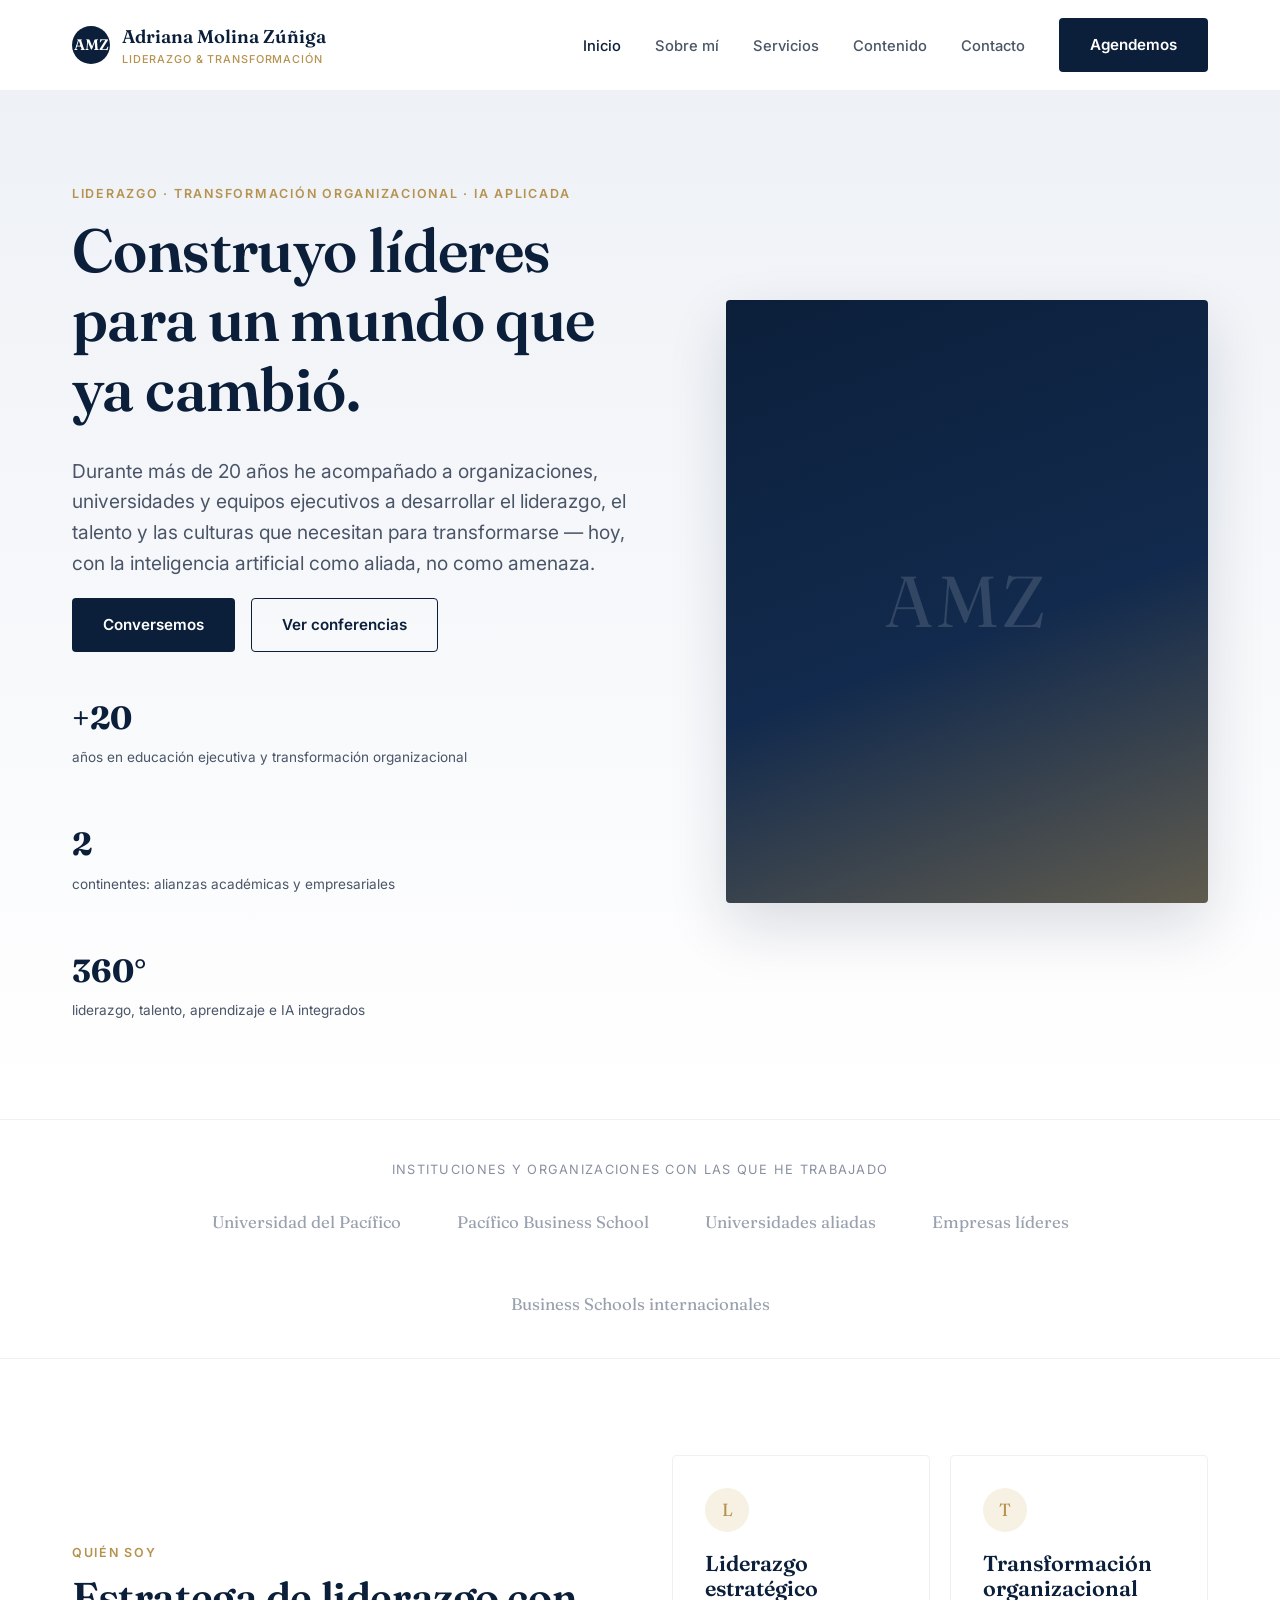
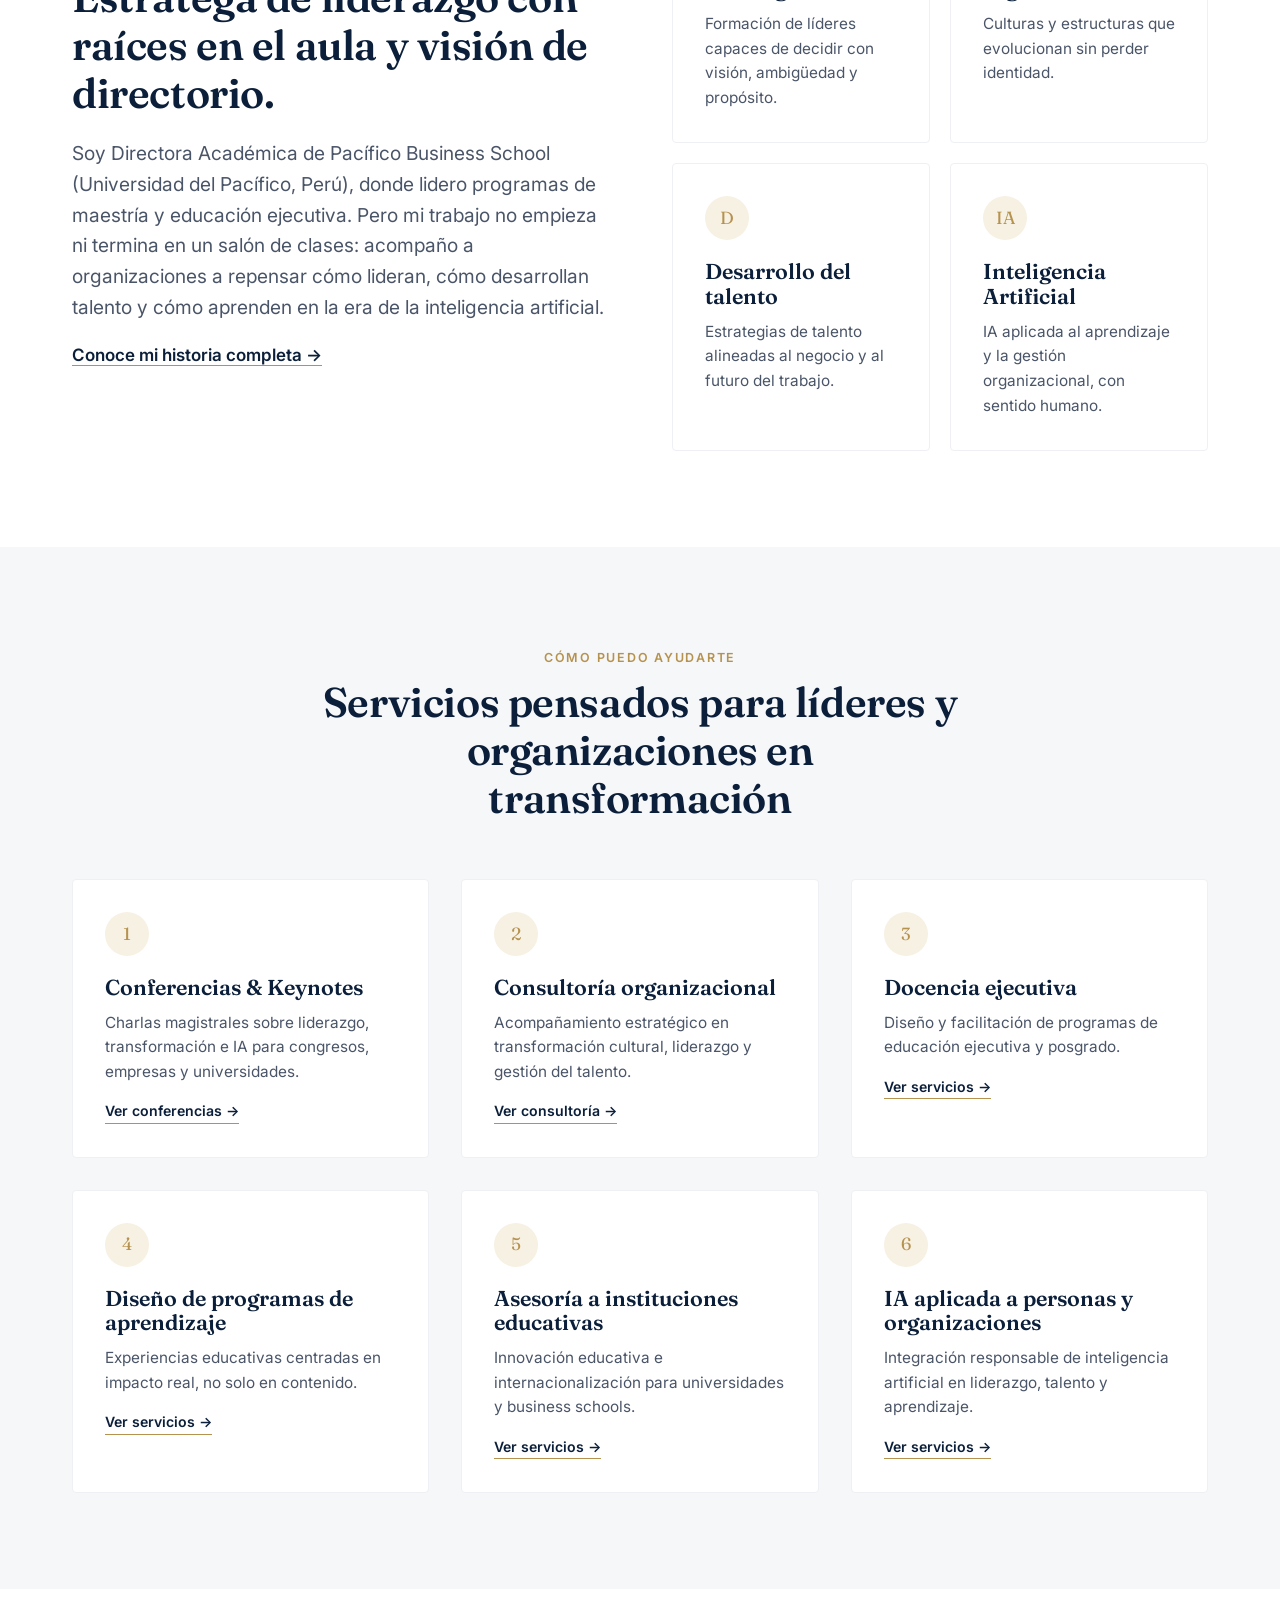
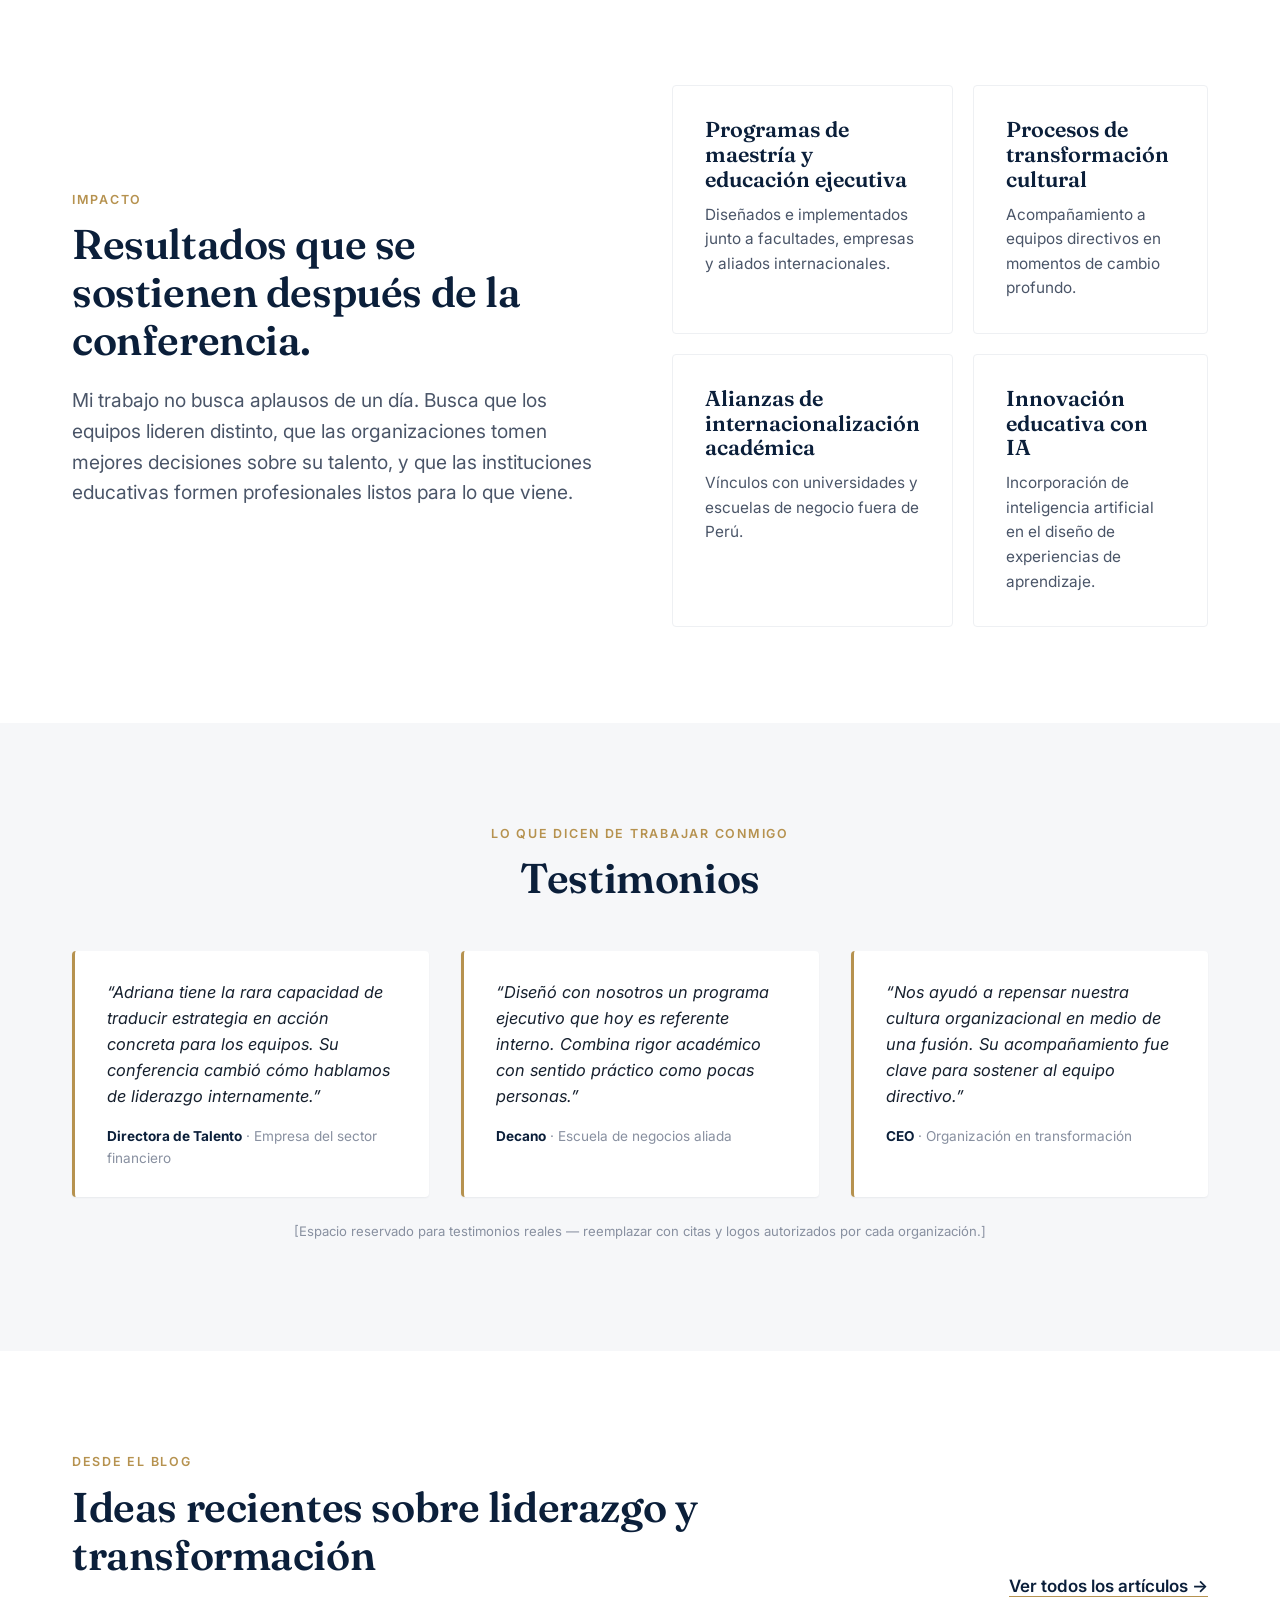
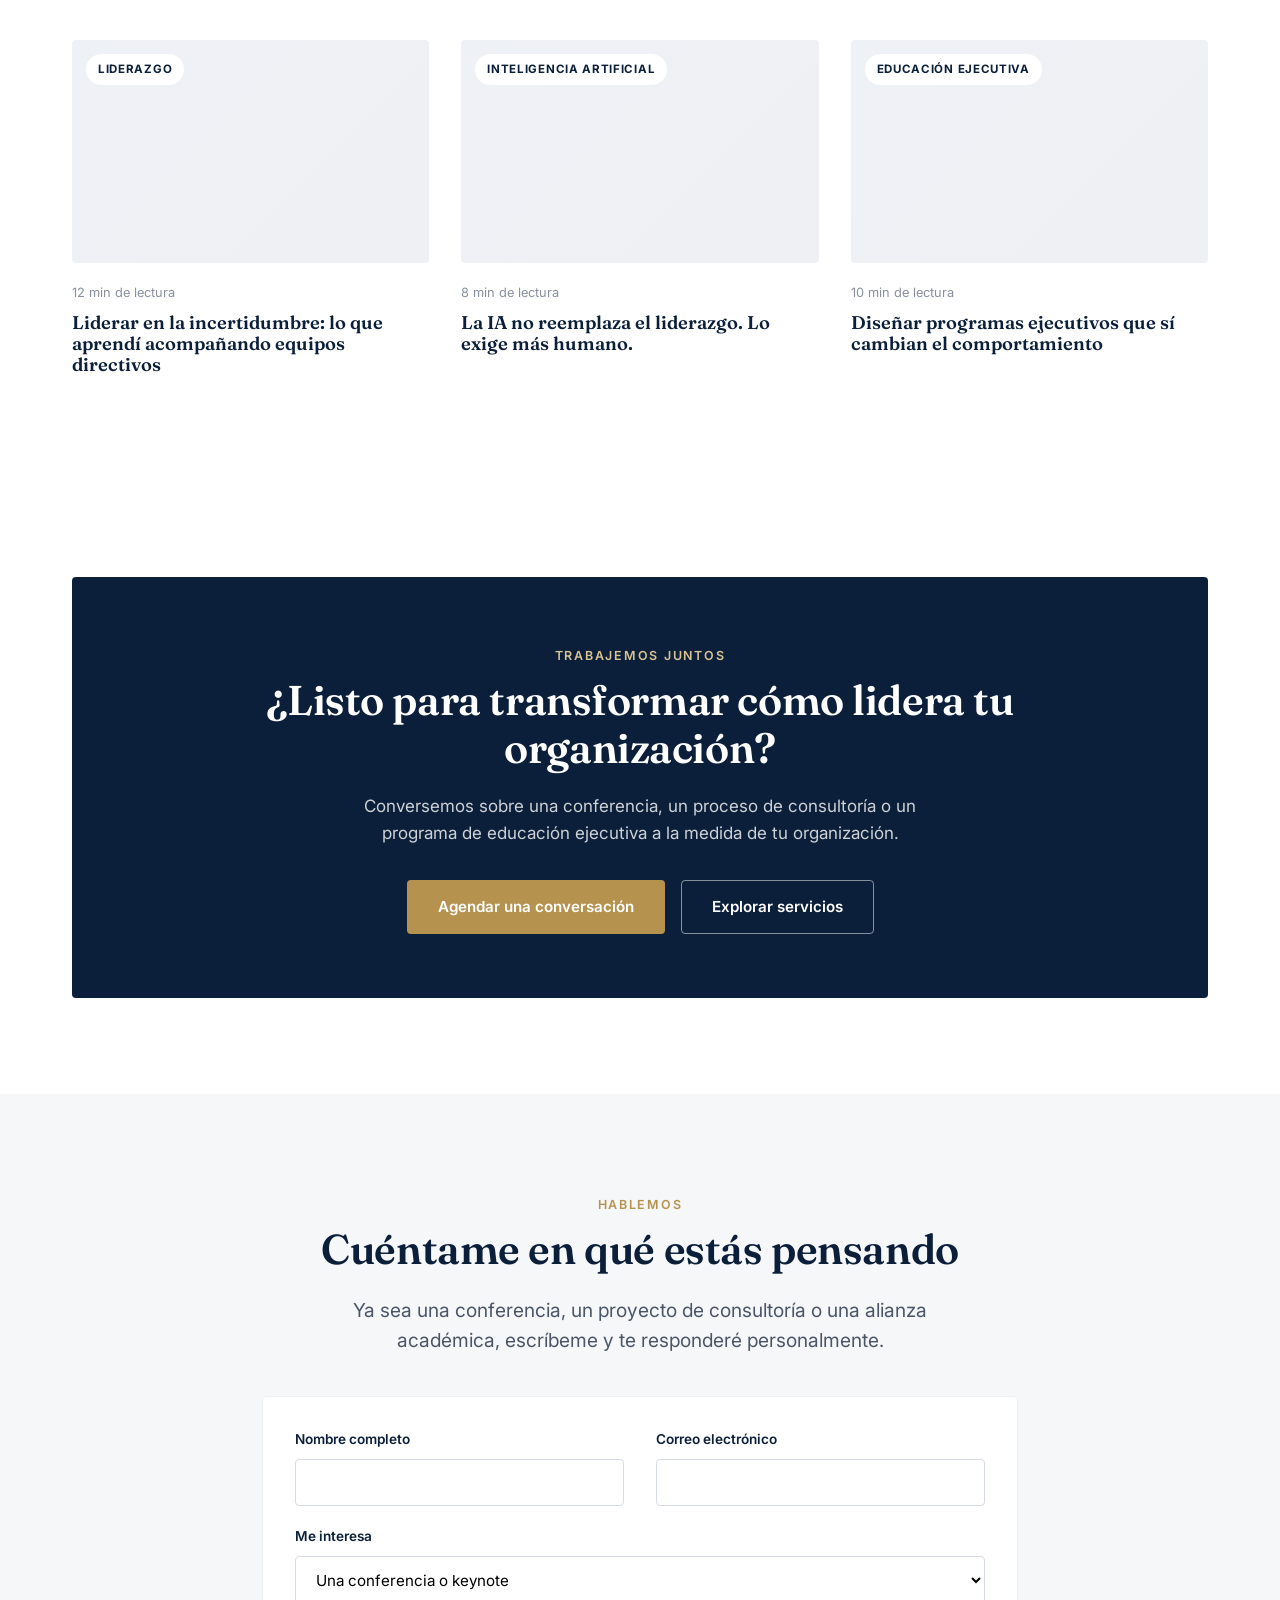
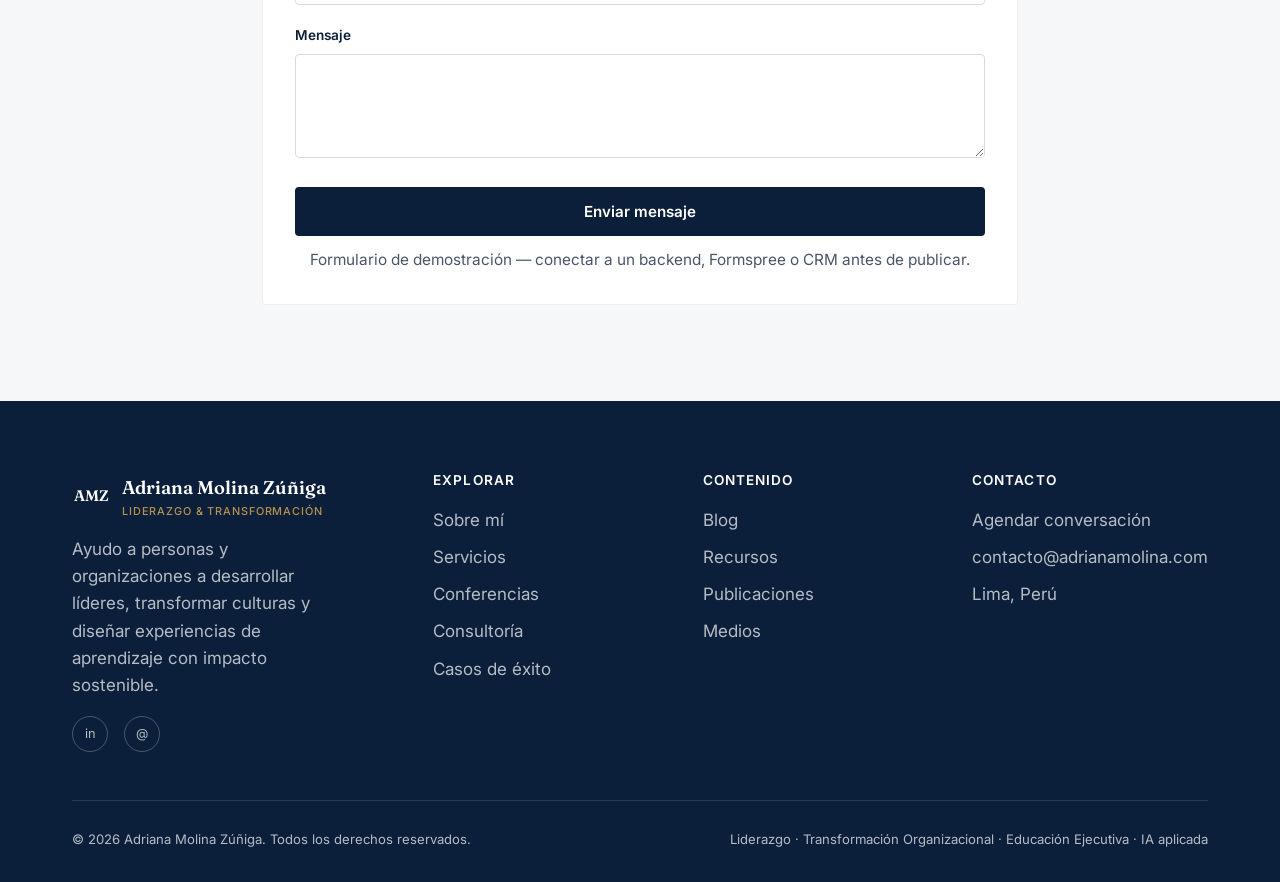
<file: index.html>
<!DOCTYPE html>
<html lang="es">
<head>
<meta charset="UTF-8">
<meta name="viewport" content="width=device-width, initial-scale=1.0">
<title>Adriana Molina Zúñiga | Liderazgo, Transformación Organizacional &amp; Educación Ejecutiva</title>
<meta name="description" content="Adriana Molina Zúñiga ayuda a organizaciones a desarrollar líderes, transformar culturas y diseñar experiencias de aprendizaje con impacto, integrando inteligencia artificial y más de 20 años de experiencia en educación ejecutiva.">
<link rel="canonical" href="https://www.adrianamolinazuniga.com/">
<meta property="og:title" content="Adriana Molina Zúñiga | Liderazgo &amp; Transformación Organizacional">
<meta property="og:description" content="Conferencias, consultoría y educación ejecutiva para organizaciones que quieren transformarse con sentido.">
<meta property="og:type" content="website">
<meta property="og:url" content="https://www.adrianamolinazuniga.com/">
<meta property="og:image" content="https://www.adrianamolinazuniga.com/assets/og-image.jpg">
<meta property="og:locale" content="es_PE">
<meta name="twitter:card" content="summary_large_image">
<meta name="twitter:title" content="Adriana Molina Zúñiga | Liderazgo &amp; Transformación Organizacional">
<meta name="twitter:description" content="Conferencias, consultoría y educación ejecutiva para organizaciones que quieren transformarse con sentido.">
<link rel="icon" type="image/svg+xml" href="favicon.svg">
<link rel="preconnect" href="https://fonts.googleapis.com">
<link rel="preconnect" href="https://fonts.gstatic.com" crossorigin>
<link href="https://fonts.googleapis.com/css2?family=Fraunces:opsz,wght@9..144,500;9..144,600;9..144,700&family=Inter:wght@400;500;600;700&display=swap" rel="stylesheet">
<link rel="stylesheet" href="css/styles.css">
<script type="application/ld+json">
{
  "@context": "https://schema.org",
  "@type": "Person",
  "name": "Adriana Molina Zúñiga",
  "jobTitle": "Directora Académica, Pacífico Business School",
  "worksFor": {
    "@type": "CollegeOrUniversity",
    "name": "Universidad del Pacífico"
  },
  "url": "https://www.adrianamolinazuniga.com/",
  "sameAs": ["https://linkedin.com"],
  "knowsAbout": ["Liderazgo", "Transformación Organizacional", "Gestión del Talento", "Educación Ejecutiva", "Inteligencia Artificial aplicada a organizaciones"]
}
</script>
</head>
<body>

<header class="site-header">
  <div class="nav-wrap">
    <a href="index.html" class="brand">
      <span class="brand-mark">AMZ</span>
      <span>Adriana Molina Zúñiga<small>Liderazgo &amp; Transformación</small></span>
    </a>
    <nav class="main-nav">
      <ul>
        <li><a href="index.html" class="nav-link">Inicio</a></li>
        <li><a href="sobre-mi.html" class="nav-link">Sobre mí</a></li>
        <li class="has-dropdown">
          <a href="servicios.html" class="nav-link">Servicios</a>
          <div class="dropdown">
            <a href="servicios.html">Todos los servicios</a>
            <a href="conferencias.html">Conferencias &amp; Keynotes</a>
            <a href="consultoria.html">Consultoría</a>
          </div>
        </li>
        <li class="has-dropdown">
          <a href="blog.html" class="nav-link">Contenido</a>
          <div class="dropdown">
            <a href="blog.html">Blog</a>
            <a href="casos-de-exito.html">Casos de éxito</a>
            <a href="recursos.html">Recursos</a>
            <a href="publicaciones.html">Publicaciones</a>
            <a href="medios.html">Medios</a>
          </div>
        </li>
        <li><a href="contacto.html" class="nav-link">Contacto</a></li>
      </ul>
      <a href="contacto.html" class="btn btn-primary nav-cta">Agendemos</a>
    </nav>
    <button class="nav-toggle" aria-label="Abrir menú"><span></span><span></span><span></span></button>
  </div>
</header>

<main>

  <!-- HERO -->
  <section class="hero">
    <div class="container hero-grid">
      <div class="reveal">
        <span class="eyebrow">Liderazgo · Transformación Organizacional · IA aplicada</span>
        <h1>Construyo líderes para un mundo que ya cambió.</h1>
        <p class="lede">Durante más de 20 años he acompañado a organizaciones, universidades y equipos ejecutivos a desarrollar el liderazgo, el talento y las culturas que necesitan para transformarse — hoy, con la inteligencia artificial como aliada, no como amenaza.</p>
        <div class="btn-row">
          <a href="contacto.html" class="btn btn-primary">Conversemos</a>
          <a href="conferencias.html" class="btn btn-outline">Ver conferencias</a>
        </div>
        <div class="stat-row">
          <div class="stat"><b>+20</b><span>años en educación ejecutiva y transformación organizacional</span></div>
          <div class="stat"><b>2</b><span>continentes: alianzas académicas y empresariales</span></div>
          <div class="stat"><b>360°</b><span>liderazgo, talento, aprendizaje e IA integrados</span></div>
        </div>
      </div>
      <div class="hero-photo reveal" role="img" aria-label="Fotografía profesional de Adriana Molina Zúñiga"></div>
    </div>
  </section>

  <!-- LOGO STRIP -->
  <div class="logo-strip">
    <div class="container">
      <p>Instituciones y organizaciones con las que he trabajado</p>
      <div class="logo-row">
        <span class="logo-chip">Universidad del Pacífico</span>
        <span class="logo-chip">Pacífico Business School</span>
        <span class="logo-chip">Universidades aliadas</span>
        <span class="logo-chip">Empresas líderes</span>
        <span class="logo-chip">Business Schools internacionales</span>
      </div>
    </div>
  </div>

  <!-- PROPUESTA DE VALOR -->
  <section>
    <div class="container">
      <div class="grid grid-2" style="align-items:center; gap:64px;">
        <div class="reveal">
          <span class="eyebrow">Quién soy</span>
          <h2>Estratega de liderazgo con raíces en el aula y visión de directorio.</h2>
          <p class="lede">Soy Directora Académica de Pacífico Business School (Universidad del Pacífico, Perú), donde lidero programas de maestría y educación ejecutiva. Pero mi trabajo no empieza ni termina en un salón de clases: acompaño a organizaciones a repensar cómo lideran, cómo desarrollan talento y cómo aprenden en la era de la inteligencia artificial.</p>
          <a href="sobre-mi.html" class="btn-text">Conoce mi historia completa →</a>
        </div>
        <div class="grid grid-2" style="gap:20px;">
          <div class="card reveal">
            <div class="icon">L</div>
            <h3>Liderazgo estratégico</h3>
            <p>Formación de líderes capaces de decidir con visión, ambigüedad y propósito.</p>
          </div>
          <div class="card reveal">
            <div class="icon">T</div>
            <h3>Transformación organizacional</h3>
            <p>Culturas y estructuras que evolucionan sin perder identidad.</p>
          </div>
          <div class="card reveal">
            <div class="icon">D</div>
            <h3>Desarrollo del talento</h3>
            <p>Estrategias de talento alineadas al negocio y al futuro del trabajo.</p>
          </div>
          <div class="card reveal">
            <div class="icon">IA</div>
            <h3>Inteligencia Artificial</h3>
            <p>IA aplicada al aprendizaje y la gestión organizacional, con sentido humano.</p>
          </div>
        </div>
      </div>
    </div>
  </section>

  <!-- SERVICIOS -->
  <section class="bg-gray">
    <div class="container">
      <div class="text-center" style="max-width:640px; margin:0 auto 56px;">
        <span class="eyebrow">Cómo puedo ayudarte</span>
        <h2>Servicios pensados para líderes y organizaciones en transformación</h2>
      </div>
      <div class="grid grid-3">
        <div class="card reveal">
          <div class="icon">1</div>
          <h3>Conferencias &amp; Keynotes</h3>
          <p>Charlas magistrales sobre liderazgo, transformación e IA para congresos, empresas y universidades.</p>
          <a href="conferencias.html" class="card-link">Ver conferencias →</a>
        </div>
        <div class="card reveal">
          <div class="icon">2</div>
          <h3>Consultoría organizacional</h3>
          <p>Acompañamiento estratégico en transformación cultural, liderazgo y gestión del talento.</p>
          <a href="consultoria.html" class="card-link">Ver consultoría →</a>
        </div>
        <div class="card reveal">
          <div class="icon">3</div>
          <h3>Docencia ejecutiva</h3>
          <p>Diseño y facilitación de programas de educación ejecutiva y posgrado.</p>
          <a href="servicios.html" class="card-link">Ver servicios →</a>
        </div>
        <div class="card reveal">
          <div class="icon">4</div>
          <h3>Diseño de programas de aprendizaje</h3>
          <p>Experiencias educativas centradas en impacto real, no solo en contenido.</p>
          <a href="servicios.html" class="card-link">Ver servicios →</a>
        </div>
        <div class="card reveal">
          <div class="icon">5</div>
          <h3>Asesoría a instituciones educativas</h3>
          <p>Innovación educativa e internacionalización para universidades y business schools.</p>
          <a href="servicios.html" class="card-link">Ver servicios →</a>
        </div>
        <div class="card reveal">
          <div class="icon">6</div>
          <h3>IA aplicada a personas y organizaciones</h3>
          <p>Integración responsable de inteligencia artificial en liderazgo, talento y aprendizaje.</p>
          <a href="servicios.html" class="card-link">Ver servicios →</a>
        </div>
      </div>
    </div>
  </section>

  <!-- LOGROS -->
  <section>
    <div class="container">
      <div class="grid grid-2" style="align-items:center; gap:64px;">
        <div class="reveal">
          <span class="eyebrow">Impacto</span>
          <h2>Resultados que se sostienen después de la conferencia.</h2>
          <p class="lede">Mi trabajo no busca aplausos de un día. Busca que los equipos lideren distinto, que las organizaciones tomen mejores decisiones sobre su talento, y que las instituciones educativas formen profesionales listos para lo que viene.</p>
        </div>
        <div class="grid grid-2" style="gap:20px;">
          <div class="card reveal">
            <h3>Programas de maestría y educación ejecutiva</h3>
            <p>Diseñados e implementados junto a facultades, empresas y aliados internacionales.</p>
          </div>
          <div class="card reveal">
            <h3>Procesos de transformación cultural</h3>
            <p>Acompañamiento a equipos directivos en momentos de cambio profundo.</p>
          </div>
          <div class="card reveal">
            <h3>Alianzas de internacionalización académica</h3>
            <p>Vínculos con universidades y escuelas de negocio fuera de Perú.</p>
          </div>
          <div class="card reveal">
            <h3>Innovación educativa con IA</h3>
            <p>Incorporación de inteligencia artificial en el diseño de experiencias de aprendizaje.</p>
          </div>
        </div>
      </div>
    </div>
  </section>

  <!-- TESTIMONIOS -->
  <section class="bg-gray">
    <div class="container">
      <div class="text-center" style="max-width:600px; margin:0 auto 48px;">
        <span class="eyebrow">Lo que dicen de trabajar conmigo</span>
        <h2>Testimonios</h2>
      </div>
      <div class="grid grid-3">
        <div class="testimonial reveal">
          <p>“Adriana tiene la rara capacidad de traducir estrategia en acción concreta para los equipos. Su conferencia cambió cómo hablamos de liderazgo internamente.”</p>
          <footer><strong>Directora de Talento</strong> · Empresa del sector financiero</footer>
        </div>
        <div class="testimonial reveal">
          <p>“Diseñó con nosotros un programa ejecutivo que hoy es referente interno. Combina rigor académico con sentido práctico como pocas personas.”</p>
          <footer><strong>Decano</strong> · Escuela de negocios aliada</footer>
        </div>
        <div class="testimonial reveal">
          <p>“Nos ayudó a repensar nuestra cultura organizacional en medio de una fusión. Su acompañamiento fue clave para sostener al equipo directivo.”</p>
          <footer><strong>CEO</strong> · Organización en transformación</footer>
        </div>
      </div>
      <p class="form-note text-center" style="margin-top:24px;">[Espacio reservado para testimonios reales — reemplazar con citas y logos autorizados por cada organización.]</p>
    </div>
  </section>

  <!-- ARTICULOS RECIENTES -->
  <section>
    <div class="container">
      <div class="grid grid-3" style="align-items:end; margin-bottom:40px;">
        <div style="grid-column: span 2;">
          <span class="eyebrow">Desde el blog</span>
          <h2>Ideas recientes sobre liderazgo y transformación</h2>
        </div>
        <div class="text-center" style="justify-self:end;">
          <a href="blog.html" class="btn-text">Ver todos los artículos →</a>
        </div>
      </div>
      <div class="grid grid-3">
        <a href="blog.html" class="article-card reveal">
          <div class="article-thumb" data-tag="Liderazgo"></div>
          <div class="article-meta">12 min de lectura</div>
          <h3>Liderar en la incertidumbre: lo que aprendí acompañando equipos directivos</h3>
        </a>
        <a href="blog.html" class="article-card reveal">
          <div class="article-thumb" data-tag="Inteligencia Artificial"></div>
          <div class="article-meta">8 min de lectura</div>
          <h3>La IA no reemplaza el liderazgo. Lo exige más humano.</h3>
        </a>
        <a href="blog.html" class="article-card reveal">
          <div class="article-thumb" data-tag="Educación Ejecutiva"></div>
          <div class="article-meta">10 min de lectura</div>
          <h3>Diseñar programas ejecutivos que sí cambian el comportamiento</h3>
        </a>
      </div>
    </div>
  </section>

  <!-- CTA FINAL -->
  <section>
    <div class="container">
      <div class="cta-band reveal">
        <span class="eyebrow" style="color:var(--gold-soft);">Trabajemos juntos</span>
        <h2>¿Listo para transformar cómo lidera tu organización?</h2>
        <p>Conversemos sobre una conferencia, un proceso de consultoría o un programa de educación ejecutiva a la medida de tu organización.</p>
        <div class="btn-row">
          <a href="contacto.html" class="btn btn-gold">Agendar una conversación</a>
          <a href="servicios.html" class="btn btn-outline-light">Explorar servicios</a>
        </div>
      </div>
    </div>
  </section>

  <!-- FORMULARIO DE CONTACTO -->
  <section class="bg-gray">
    <div class="container-narrow">
      <div class="text-center" style="margin-bottom:40px;">
        <span class="eyebrow">Hablemos</span>
        <h2>Cuéntame en qué estás pensando</h2>
        <p class="lede mx-auto text-center">Ya sea una conferencia, un proyecto de consultoría o una alianza académica, escríbeme y te responderé personalmente.</p>
      </div>
      <form data-demo-form class="card">
        <div class="grid grid-2">
          <div class="form-field">
            <label for="home-name">Nombre completo</label>
            <input type="text" id="home-name" name="name" required>
          </div>
          <div class="form-field">
            <label for="home-email">Correo electrónico</label>
            <input type="email" id="home-email" name="email" required>
          </div>
        </div>
        <div class="form-field">
          <label for="home-interest">Me interesa</label>
          <select id="home-interest" name="interest">
            <option>Una conferencia o keynote</option>
            <option>Consultoría organizacional</option>
            <option>Docencia ejecutiva</option>
            <option>Una alianza académica</option>
            <option>Otro</option>
          </select>
        </div>
        <div class="form-field">
          <label for="home-message">Mensaje</label>
          <textarea id="home-message" name="message" rows="4" required></textarea>
        </div>
        <button type="submit" class="btn btn-primary" style="width:100%; justify-content:center;">Enviar mensaje</button>
        <p class="form-note text-center">Formulario de demostración — conectar a un backend, Formspree o CRM antes de publicar.</p>
      </form>
    </div>
  </section>

</main>

<footer class="site-footer">
  <div class="container">
    <div class="footer-grid">
      <div>
        <div class="brand" style="color:#fff;margin-bottom:16px;">
          <span class="brand-mark">AMZ</span>
          <span>Adriana Molina Zúñiga<small>Liderazgo &amp; Transformación</small></span>
        </div>
        <p style="max-width:280px;">Ayudo a personas y organizaciones a desarrollar líderes, transformar culturas y diseñar experiencias de aprendizaje con impacto sostenible.</p>
        <div class="social-row">
          <a href="https://linkedin.com" target="_blank" rel="noopener" aria-label="LinkedIn">in</a>
          <a href="mailto:contacto@adrianamolina.com" aria-label="Email">@</a>
        </div>
      </div>
      <div>
        <h4>Explorar</h4>
        <ul>
          <li><a href="sobre-mi.html">Sobre mí</a></li>
          <li><a href="servicios.html">Servicios</a></li>
          <li><a href="conferencias.html">Conferencias</a></li>
          <li><a href="consultoria.html">Consultoría</a></li>
          <li><a href="casos-de-exito.html">Casos de éxito</a></li>
        </ul>
      </div>
      <div>
        <h4>Contenido</h4>
        <ul>
          <li><a href="blog.html">Blog</a></li>
          <li><a href="recursos.html">Recursos</a></li>
          <li><a href="publicaciones.html">Publicaciones</a></li>
          <li><a href="medios.html">Medios</a></li>
        </ul>
      </div>
      <div>
        <h4>Contacto</h4>
        <ul>
          <li><a href="contacto.html">Agendar conversación</a></li>
          <li><a href="mailto:contacto@adrianamolina.com">contacto@adrianamolina.com</a></li>
          <li>Lima, Perú</li>
        </ul>
      </div>
    </div>
    <div class="footer-bottom">
      <span>© 2026 Adriana Molina Zúñiga. Todos los derechos reservados.</span>
      <span>Liderazgo · Transformación Organizacional · Educación Ejecutiva · IA aplicada</span>
    </div>
  </div>
</footer>
<script src="js/main.js"></script>
</body>
</html>
</file>
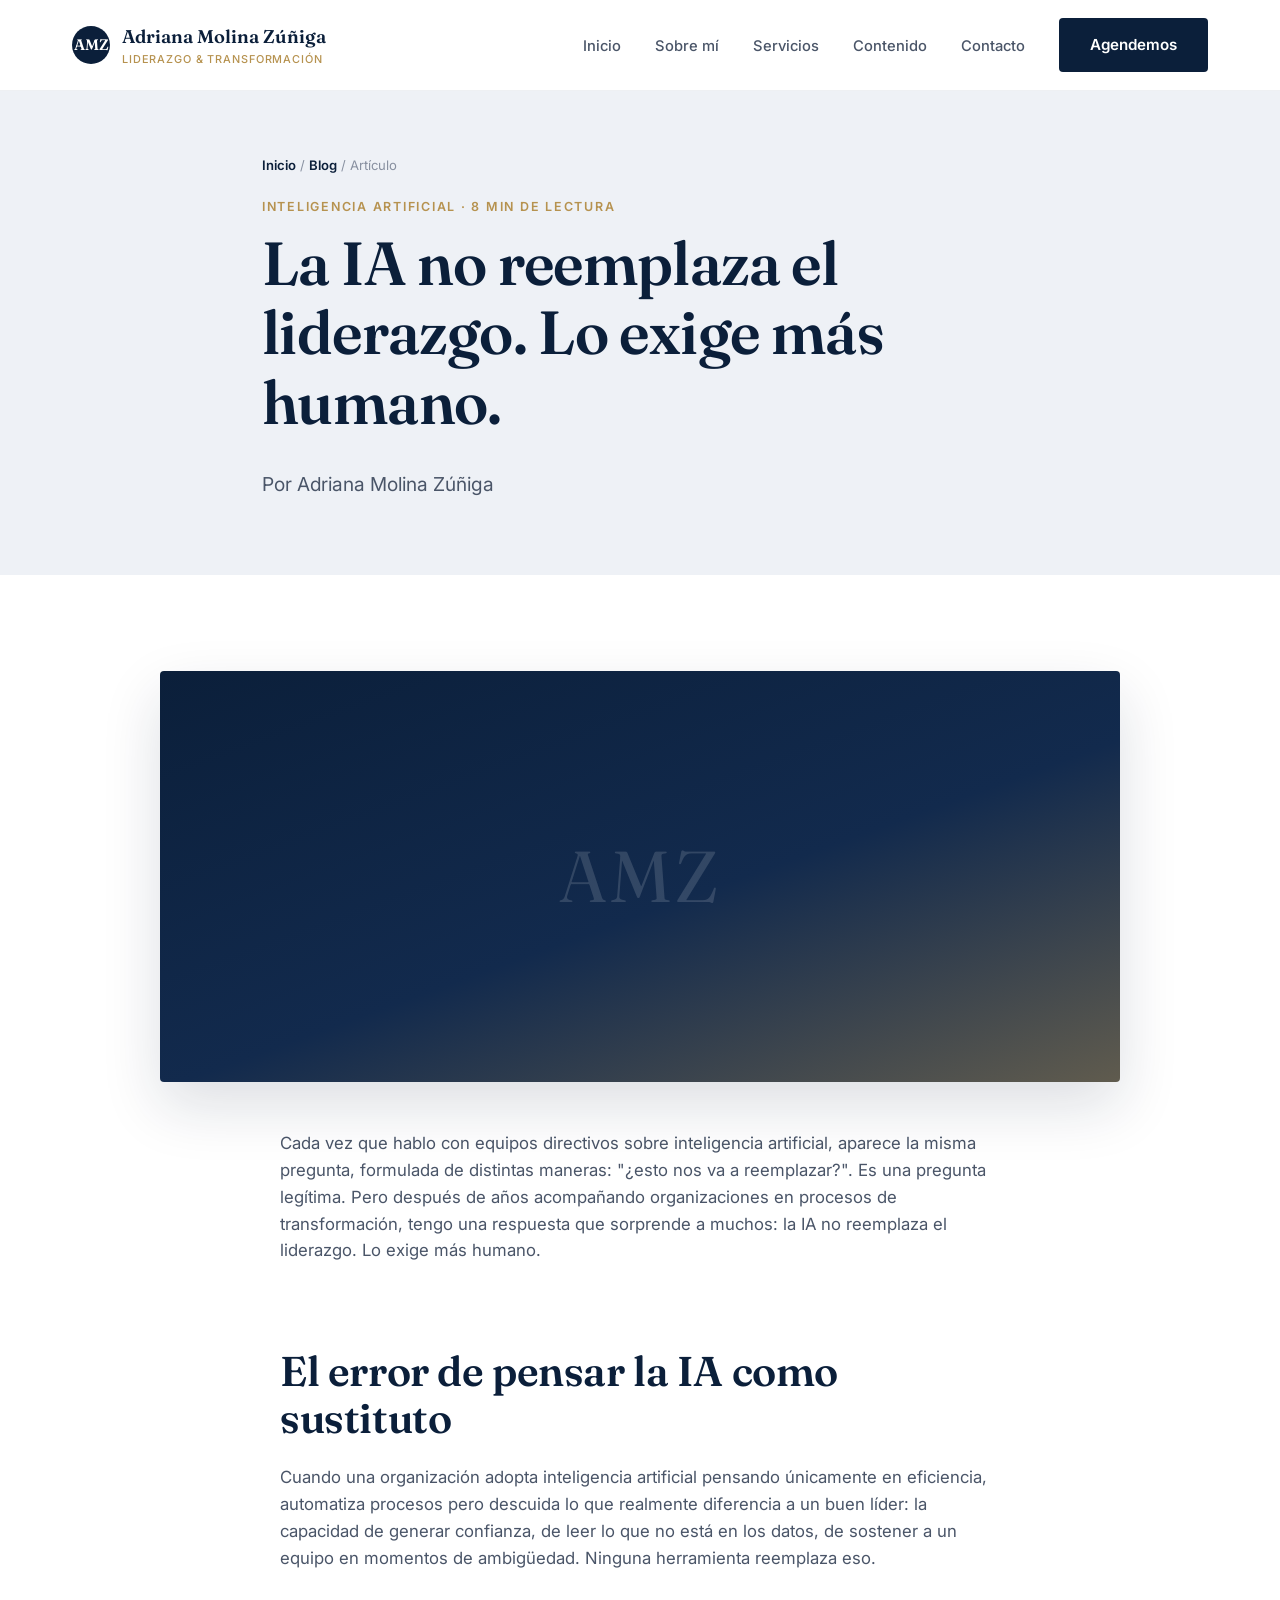
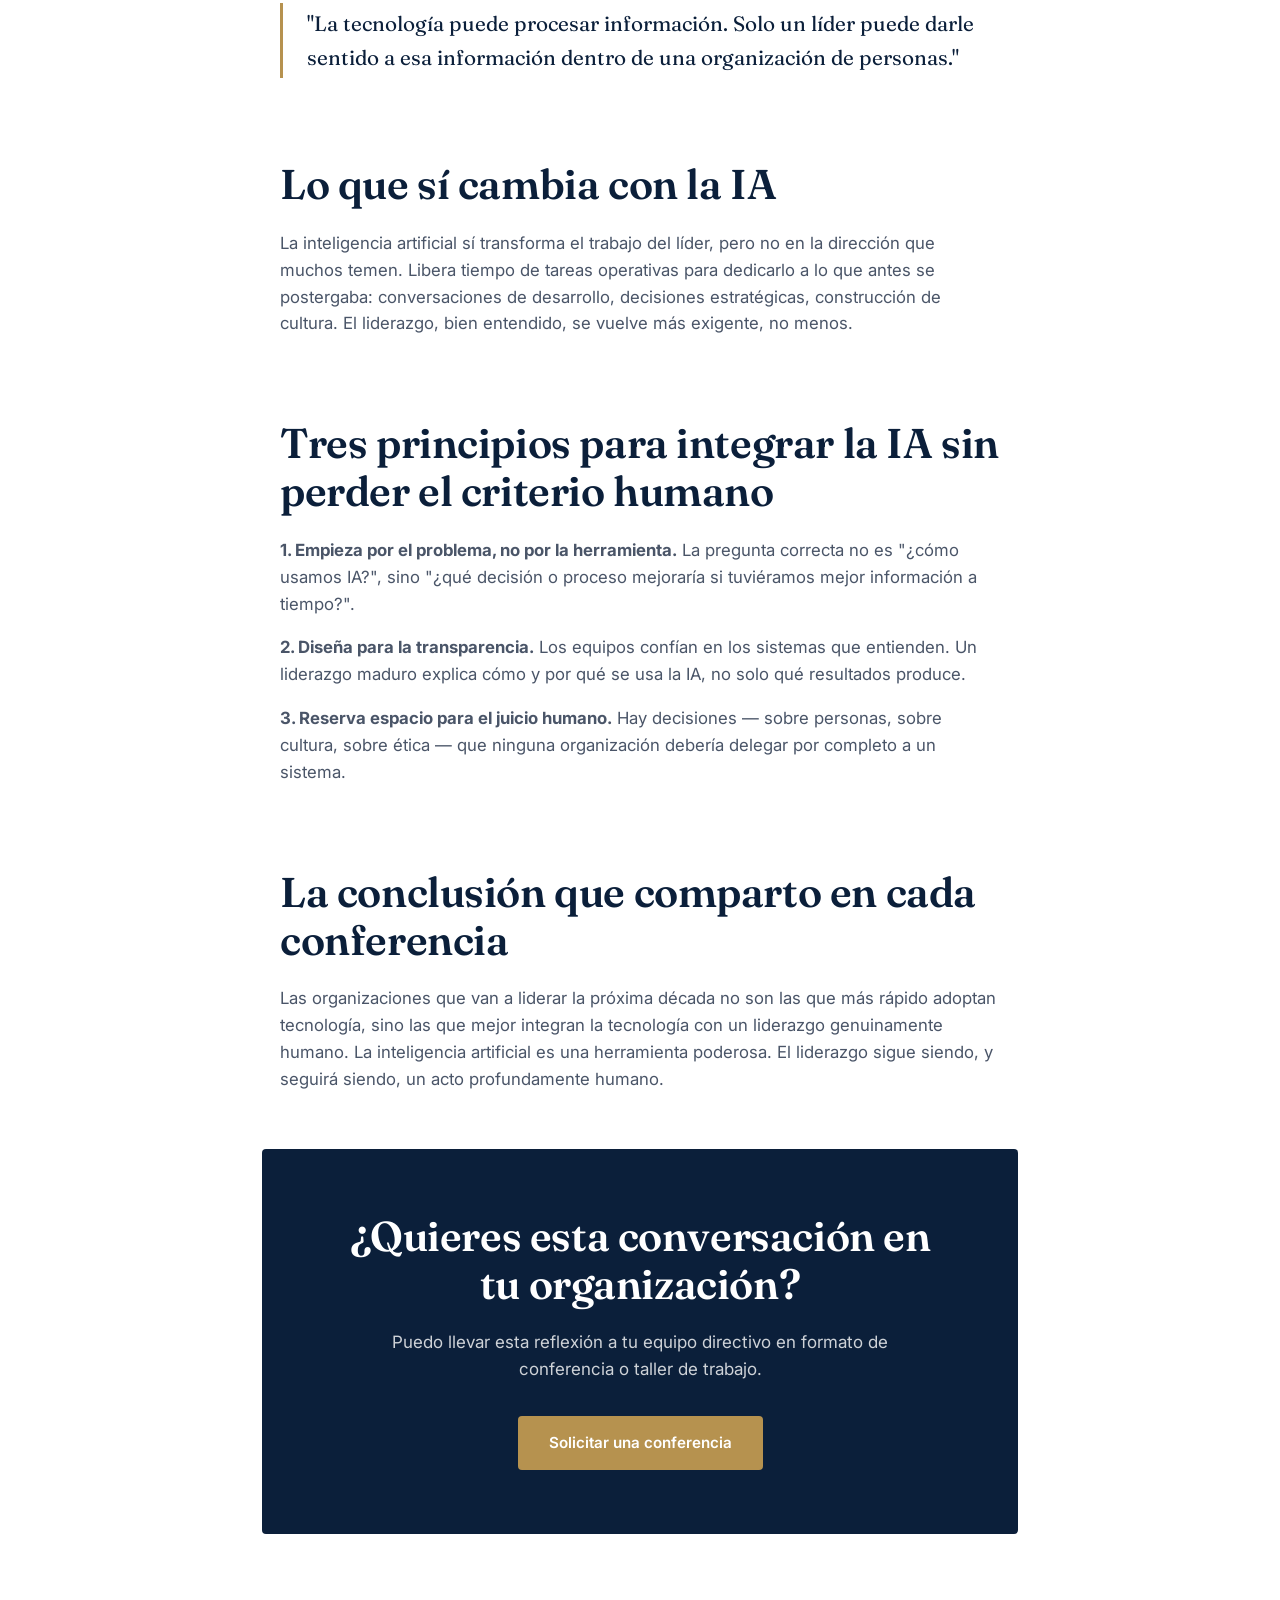
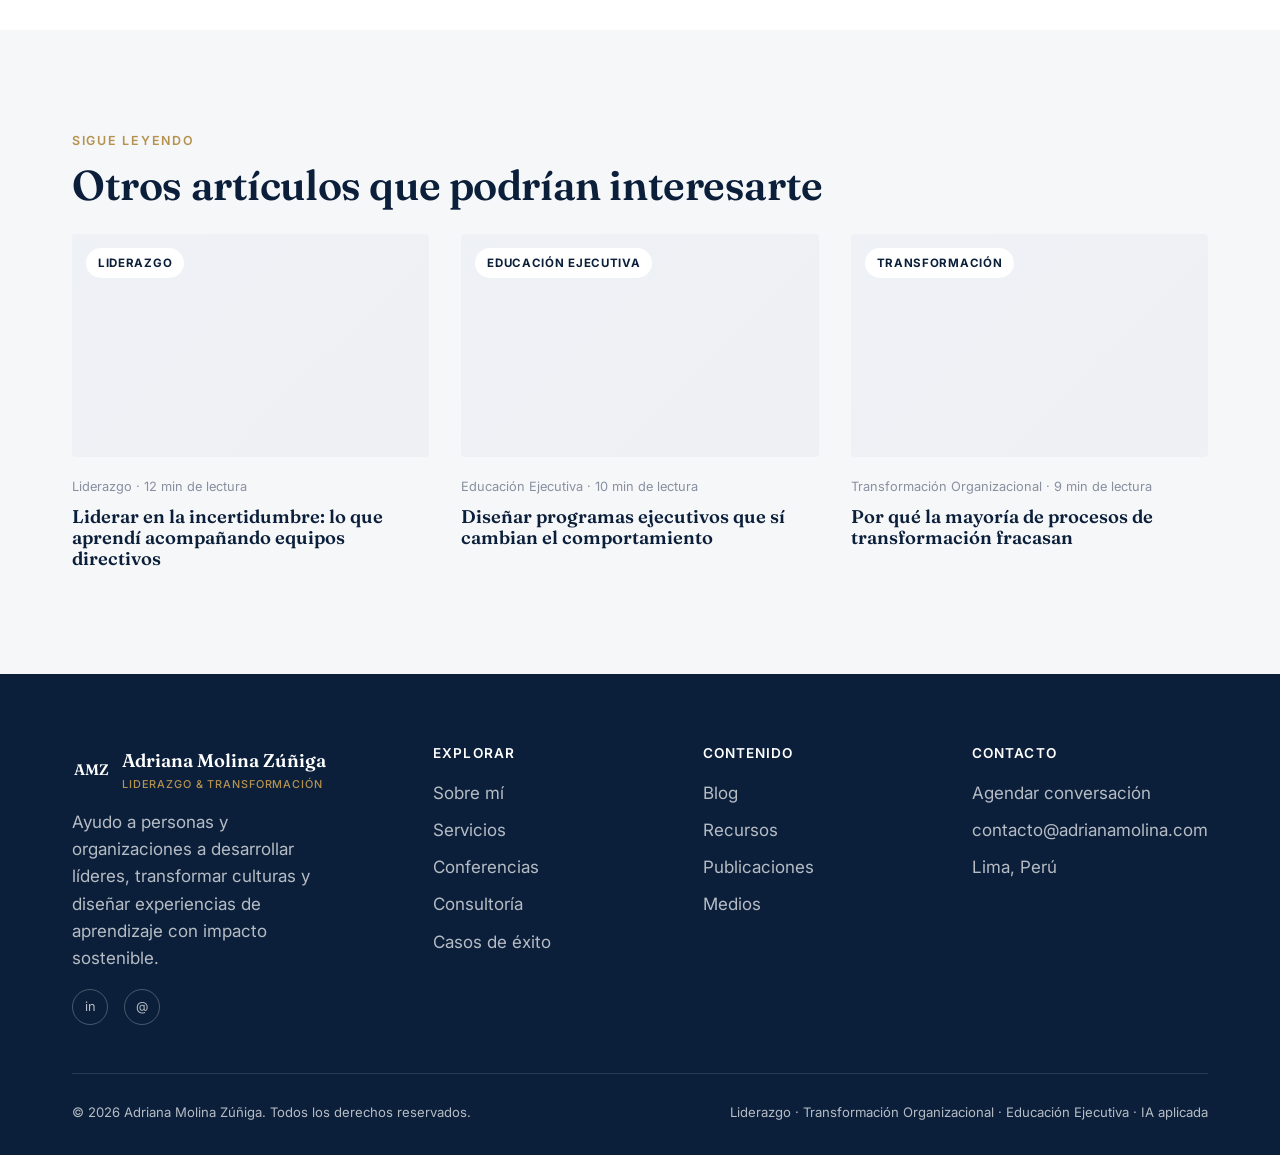
<file: blog-articulo.html>
<!DOCTYPE html>
<html lang="es">
<head>
<meta charset="UTF-8">
<meta name="viewport" content="width=device-width, initial-scale=1.0">
<title>La IA no reemplaza el liderazgo. Lo exige más humano. | Blog de Adriana Molina Zúñiga</title>
<meta name="description" content="Por qué la inteligencia artificial, bien integrada, no debilita el liderazgo — lo hace más necesario y más humano.">
<link rel="preconnect" href="https://fonts.googleapis.com">
<link rel="preconnect" href="https://fonts.gstatic.com" crossorigin>
<link href="https://fonts.googleapis.com/css2?family=Fraunces:opsz,wght@9..144,500;9..144,600;9..144,700&family=Inter:wght@400;500;600;700&display=swap" rel="stylesheet">
<link rel="stylesheet" href="css/styles.css">
<style>
  .article-body { max-width: 720px; margin: 0 auto; }
  .article-body h2 { margin-top: 2em; }
  .article-body p { color: var(--ink-soft); font-size: 1.05rem; }
  .article-body blockquote { border-left: 3px solid var(--gold); padding: 4px 24px; margin: 32px 0; font-family: var(--font-display); font-size: 1.3rem; color: var(--navy); }
</style>
</head>
<body>

<header class="site-header">
  <div class="nav-wrap">
    <a href="index.html" class="brand">
      <span class="brand-mark">AMZ</span>
      <span>Adriana Molina Zúñiga<small>Liderazgo &amp; Transformación</small></span>
    </a>
    <nav class="main-nav">
      <ul>
        <li><a href="index.html" class="nav-link">Inicio</a></li>
        <li><a href="sobre-mi.html" class="nav-link">Sobre mí</a></li>
        <li class="has-dropdown">
          <a href="servicios.html" class="nav-link">Servicios</a>
          <div class="dropdown">
            <a href="servicios.html">Todos los servicios</a>
            <a href="conferencias.html">Conferencias &amp; Keynotes</a>
            <a href="consultoria.html">Consultoría</a>
          </div>
        </li>
        <li class="has-dropdown">
          <a href="blog.html" class="nav-link">Contenido</a>
          <div class="dropdown">
            <a href="blog.html">Blog</a>
            <a href="casos-de-exito.html">Casos de éxito</a>
            <a href="recursos.html">Recursos</a>
            <a href="publicaciones.html">Publicaciones</a>
            <a href="medios.html">Medios</a>
          </div>
        </li>
        <li><a href="contacto.html" class="nav-link">Contacto</a></li>
      </ul>
      <a href="contacto.html" class="btn btn-primary nav-cta">Agendemos</a>
    </nav>
    <button class="nav-toggle" aria-label="Abrir menú"><span></span><span></span><span></span></button>
  </div>
</header>

<main>

  <section class="page-header">
    <div class="container-narrow">
      <div class="breadcrumb"><a href="index.html">Inicio</a> / <a href="blog.html">Blog</a> / Artículo</div>
      <span class="eyebrow">Inteligencia Artificial · 8 min de lectura</span>
      <h1>La IA no reemplaza el liderazgo. Lo exige más humano.</h1>
      <p class="lede">Por Adriana Molina Zúñiga</p>
    </div>
  </section>

  <section>
    <div class="container">
      <div class="hero-photo" style="max-width:960px; aspect-ratio:21/9; margin:0 auto 48px;"></div>
      <div class="article-body">
        <p>Cada vez que hablo con equipos directivos sobre inteligencia artificial, aparece la misma pregunta, formulada de distintas maneras: "¿esto nos va a reemplazar?". Es una pregunta legítima. Pero después de años acompañando organizaciones en procesos de transformación, tengo una respuesta que sorprende a muchos: la IA no reemplaza el liderazgo. Lo exige más humano.</p>

        <h2>El error de pensar la IA como sustituto</h2>
        <p>Cuando una organización adopta inteligencia artificial pensando únicamente en eficiencia, automatiza procesos pero descuida lo que realmente diferencia a un buen líder: la capacidad de generar confianza, de leer lo que no está en los datos, de sostener a un equipo en momentos de ambigüedad. Ninguna herramienta reemplaza eso.</p>

        <blockquote>"La tecnología puede procesar información. Solo un líder puede darle sentido a esa información dentro de una organización de personas."</blockquote>

        <h2>Lo que sí cambia con la IA</h2>
        <p>La inteligencia artificial sí transforma el trabajo del líder, pero no en la dirección que muchos temen. Libera tiempo de tareas operativas para dedicarlo a lo que antes se postergaba: conversaciones de desarrollo, decisiones estratégicas, construcción de cultura. El liderazgo, bien entendido, se vuelve más exigente, no menos.</p>

        <h2>Tres principios para integrar la IA sin perder el criterio humano</h2>
        <p><strong>1. Empieza por el problema, no por la herramienta.</strong> La pregunta correcta no es "¿cómo usamos IA?", sino "¿qué decisión o proceso mejoraría si tuviéramos mejor información a tiempo?".</p>
        <p><strong>2. Diseña para la transparencia.</strong> Los equipos confían en los sistemas que entienden. Un liderazgo maduro explica cómo y por qué se usa la IA, no solo qué resultados produce.</p>
        <p><strong>3. Reserva espacio para el juicio humano.</strong> Hay decisiones — sobre personas, sobre cultura, sobre ética — que ninguna organización debería delegar por completo a un sistema.</p>

        <h2>La conclusión que comparto en cada conferencia</h2>
        <p>Las organizaciones que van a liderar la próxima década no son las que más rápido adoptan tecnología, sino las que mejor integran la tecnología con un liderazgo genuinamente humano. La inteligencia artificial es una herramienta poderosa. El liderazgo sigue siendo, y seguirá siendo, un acto profundamente humano.</p>
      </div>

      <div class="container-narrow" style="margin-top:56px;">
        <div class="cta-band">
          <h2>¿Quieres esta conversación en tu organización?</h2>
          <p>Puedo llevar esta reflexión a tu equipo directivo en formato de conferencia o taller de trabajo.</p>
          <div class="btn-row">
            <a href="contacto.html" class="btn btn-gold">Solicitar una conferencia</a>
          </div>
        </div>
      </div>
    </div>
  </section>

  <section class="bg-gray">
    <div class="container">
      <span class="eyebrow">Sigue leyendo</span>
      <h2>Otros artículos que podrían interesarte</h2>
      <div class="grid grid-3" style="margin-top:24px;">
        <a href="blog.html" class="article-card reveal">
          <div class="article-thumb" data-tag="Liderazgo"></div>
          <div class="article-meta">Liderazgo · 12 min de lectura</div>
          <h3>Liderar en la incertidumbre: lo que aprendí acompañando equipos directivos</h3>
        </a>
        <a href="blog.html" class="article-card reveal">
          <div class="article-thumb" data-tag="Educación Ejecutiva"></div>
          <div class="article-meta">Educación Ejecutiva · 10 min de lectura</div>
          <h3>Diseñar programas ejecutivos que sí cambian el comportamiento</h3>
        </a>
        <a href="blog.html" class="article-card reveal">
          <div class="article-thumb" data-tag="Transformación"></div>
          <div class="article-meta">Transformación Organizacional · 9 min de lectura</div>
          <h3>Por qué la mayoría de procesos de transformación fracasan</h3>
        </a>
      </div>
    </div>
  </section>

</main>

<footer class="site-footer">
  <div class="container">
    <div class="footer-grid">
      <div>
        <div class="brand" style="color:#fff;margin-bottom:16px;">
          <span class="brand-mark">AMZ</span>
          <span>Adriana Molina Zúñiga<small>Liderazgo &amp; Transformación</small></span>
        </div>
        <p style="max-width:280px;">Ayudo a personas y organizaciones a desarrollar líderes, transformar culturas y diseñar experiencias de aprendizaje con impacto sostenible.</p>
        <div class="social-row">
          <a href="https://linkedin.com" target="_blank" rel="noopener" aria-label="LinkedIn">in</a>
          <a href="mailto:contacto@adrianamolina.com" aria-label="Email">@</a>
        </div>
      </div>
      <div>
        <h4>Explorar</h4>
        <ul>
          <li><a href="sobre-mi.html">Sobre mí</a></li>
          <li><a href="servicios.html">Servicios</a></li>
          <li><a href="conferencias.html">Conferencias</a></li>
          <li><a href="consultoria.html">Consultoría</a></li>
          <li><a href="casos-de-exito.html">Casos de éxito</a></li>
        </ul>
      </div>
      <div>
        <h4>Contenido</h4>
        <ul>
          <li><a href="blog.html">Blog</a></li>
          <li><a href="recursos.html">Recursos</a></li>
          <li><a href="publicaciones.html">Publicaciones</a></li>
          <li><a href="medios.html">Medios</a></li>
        </ul>
      </div>
      <div>
        <h4>Contacto</h4>
        <ul>
          <li><a href="contacto.html">Agendar conversación</a></li>
          <li><a href="mailto:contacto@adrianamolina.com">contacto@adrianamolina.com</a></li>
          <li>Lima, Perú</li>
        </ul>
      </div>
    </div>
    <div class="footer-bottom">
      <span>© 2026 Adriana Molina Zúñiga. Todos los derechos reservados.</span>
      <span>Liderazgo · Transformación Organizacional · Educación Ejecutiva · IA aplicada</span>
    </div>
  </div>
</footer>
<script src="js/main.js"></script>
</body>
</html>
</file>
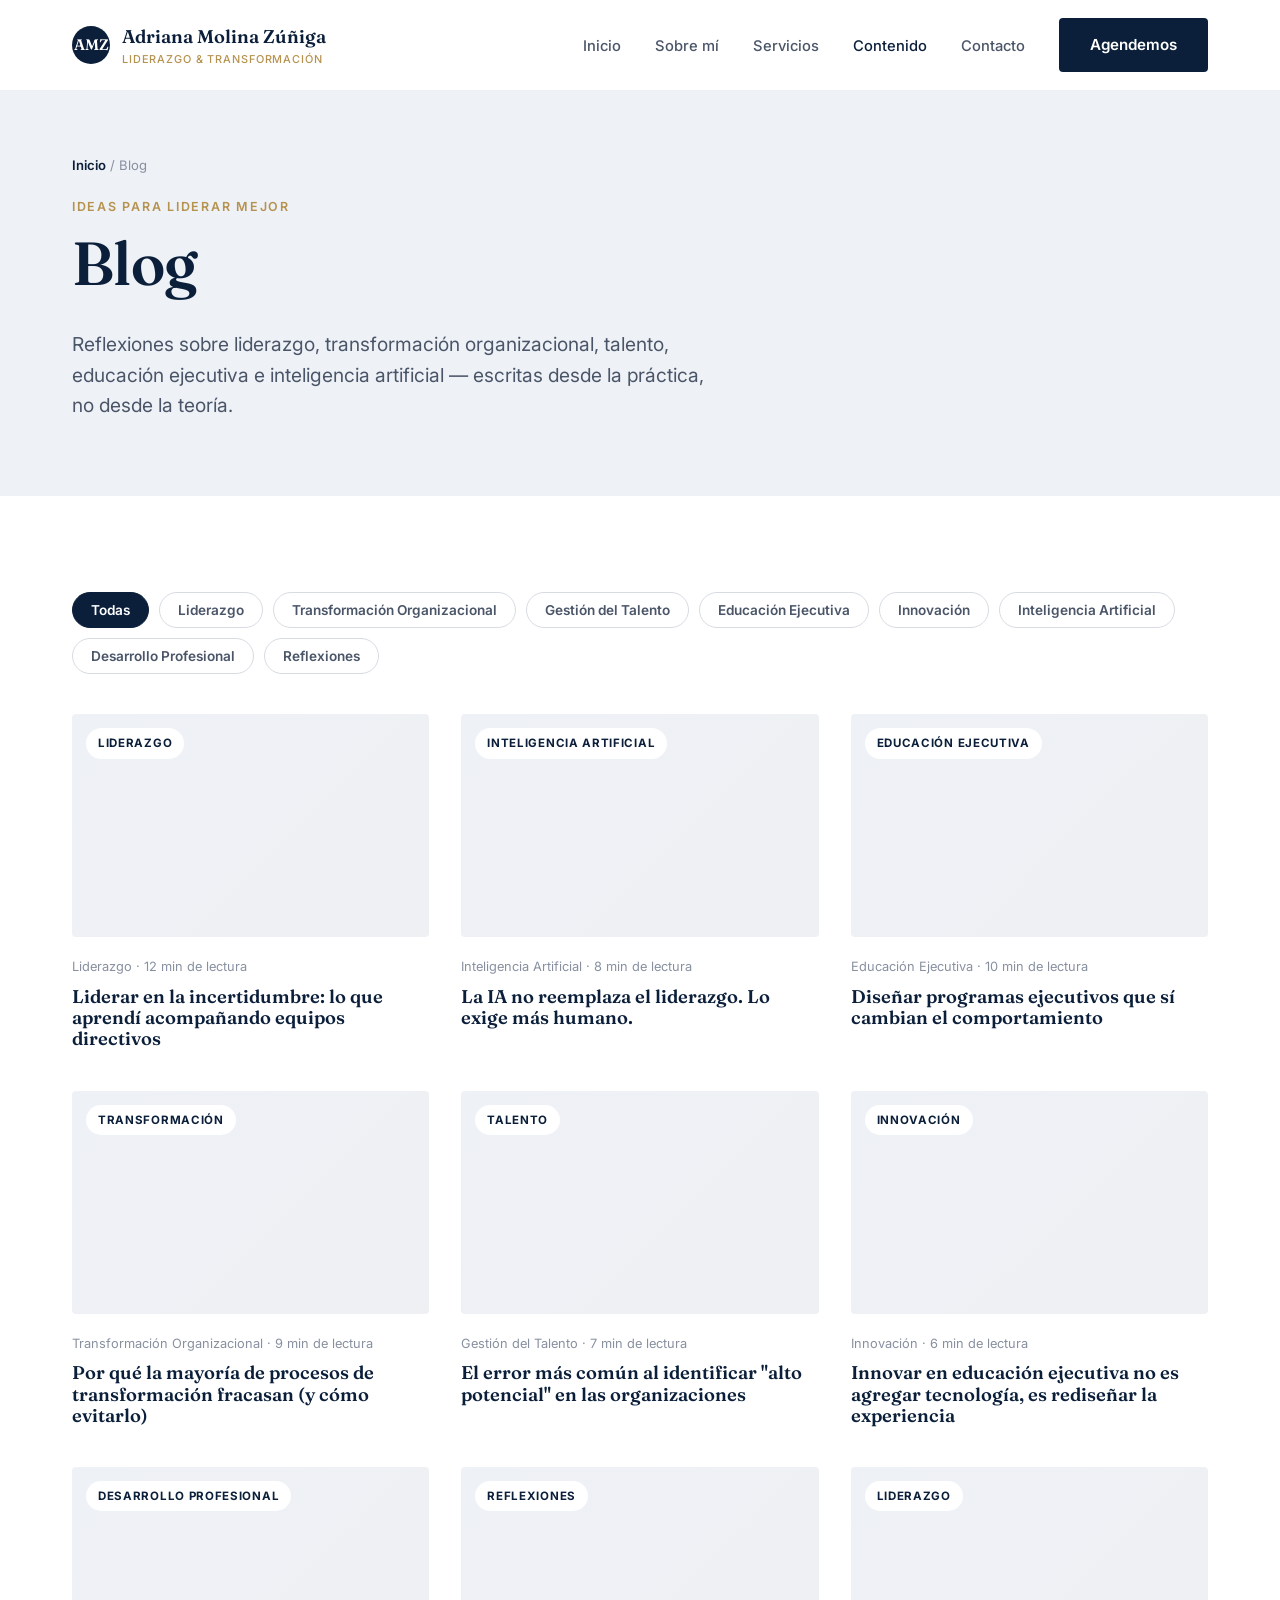
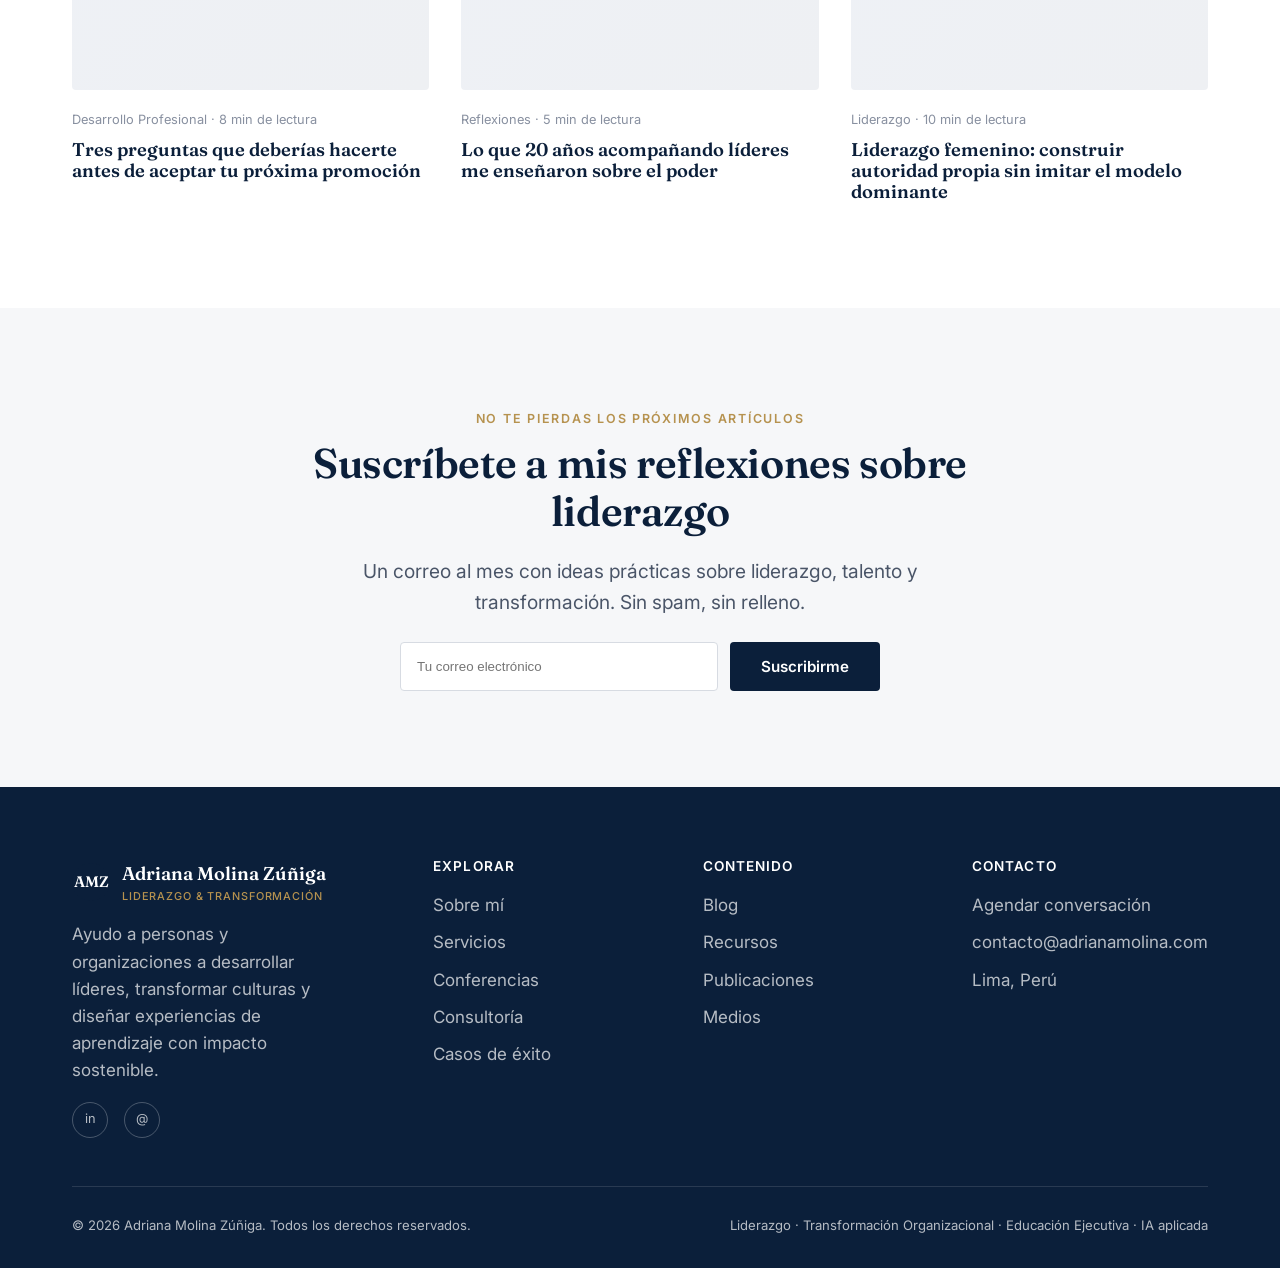
<file: blog.html>
<!DOCTYPE html>
<html lang="es">
<head>
<meta charset="UTF-8">
<meta name="viewport" content="width=device-width, initial-scale=1.0">
<title>Blog | Adriana Molina Zúñiga</title>
<meta name="description" content="Artículos sobre liderazgo, transformación organizacional, gestión del talento, educación ejecutiva e inteligencia artificial aplicada a las organizaciones.">
<link rel="preconnect" href="https://fonts.googleapis.com">
<link rel="preconnect" href="https://fonts.gstatic.com" crossorigin>
<link href="https://fonts.googleapis.com/css2?family=Fraunces:opsz,wght@9..144,500;9..144,600;9..144,700&family=Inter:wght@400;500;600;700&display=swap" rel="stylesheet">
<link rel="stylesheet" href="css/styles.css">
</head>
<body>

<header class="site-header">
  <div class="nav-wrap">
    <a href="index.html" class="brand">
      <span class="brand-mark">AMZ</span>
      <span>Adriana Molina Zúñiga<small>Liderazgo &amp; Transformación</small></span>
    </a>
    <nav class="main-nav">
      <ul>
        <li><a href="index.html" class="nav-link">Inicio</a></li>
        <li><a href="sobre-mi.html" class="nav-link">Sobre mí</a></li>
        <li class="has-dropdown">
          <a href="servicios.html" class="nav-link">Servicios</a>
          <div class="dropdown">
            <a href="servicios.html">Todos los servicios</a>
            <a href="conferencias.html">Conferencias &amp; Keynotes</a>
            <a href="consultoria.html">Consultoría</a>
          </div>
        </li>
        <li class="has-dropdown">
          <a href="blog.html" class="nav-link">Contenido</a>
          <div class="dropdown">
            <a href="blog.html">Blog</a>
            <a href="casos-de-exito.html">Casos de éxito</a>
            <a href="recursos.html">Recursos</a>
            <a href="publicaciones.html">Publicaciones</a>
            <a href="medios.html">Medios</a>
          </div>
        </li>
        <li><a href="contacto.html" class="nav-link">Contacto</a></li>
      </ul>
      <a href="contacto.html" class="btn btn-primary nav-cta">Agendemos</a>
    </nav>
    <button class="nav-toggle" aria-label="Abrir menú"><span></span><span></span><span></span></button>
  </div>
</header>

<main>

  <section class="page-header">
    <div class="container">
      <div class="breadcrumb"><a href="index.html">Inicio</a> / Blog</div>
      <span class="eyebrow">Ideas para liderar mejor</span>
      <h1>Blog</h1>
      <p class="lede">Reflexiones sobre liderazgo, transformación organizacional, talento, educación ejecutiva e inteligencia artificial — escritas desde la práctica, no desde la teoría.</p>
    </div>
  </section>

  <section>
    <div class="container">
      <div class="filter-row">
        <button class="filter-chip active" data-filter="todas">Todas</button>
        <button class="filter-chip" data-filter="liderazgo">Liderazgo</button>
        <button class="filter-chip" data-filter="transformacion">Transformación Organizacional</button>
        <button class="filter-chip" data-filter="talento">Gestión del Talento</button>
        <button class="filter-chip" data-filter="educacion">Educación Ejecutiva</button>
        <button class="filter-chip" data-filter="innovacion">Innovación</button>
        <button class="filter-chip" data-filter="ia">Inteligencia Artificial</button>
        <button class="filter-chip" data-filter="desarrollo">Desarrollo Profesional</button>
        <button class="filter-chip" data-filter="reflexiones">Reflexiones</button>
      </div>

      <div class="grid grid-3">

        <a href="blog-articulo.html" class="article-card reveal" data-category="liderazgo">
          <div class="article-thumb" data-tag="Liderazgo"></div>
          <div class="article-meta">Liderazgo · 12 min de lectura</div>
          <h3>Liderar en la incertidumbre: lo que aprendí acompañando equipos directivos</h3>
        </a>

        <a href="blog-articulo.html" class="article-card reveal" data-category="ia">
          <div class="article-thumb" data-tag="Inteligencia Artificial"></div>
          <div class="article-meta">Inteligencia Artificial · 8 min de lectura</div>
          <h3>La IA no reemplaza el liderazgo. Lo exige más humano.</h3>
        </a>

        <a href="blog-articulo.html" class="article-card reveal" data-category="educacion">
          <div class="article-thumb" data-tag="Educación Ejecutiva"></div>
          <div class="article-meta">Educación Ejecutiva · 10 min de lectura</div>
          <h3>Diseñar programas ejecutivos que sí cambian el comportamiento</h3>
        </a>

        <a href="blog-articulo.html" class="article-card reveal" data-category="transformacion">
          <div class="article-thumb" data-tag="Transformación"></div>
          <div class="article-meta">Transformación Organizacional · 9 min de lectura</div>
          <h3>Por qué la mayoría de procesos de transformación fracasan (y cómo evitarlo)</h3>
        </a>

        <a href="blog-articulo.html" class="article-card reveal" data-category="talento">
          <div class="article-thumb" data-tag="Talento"></div>
          <div class="article-meta">Gestión del Talento · 7 min de lectura</div>
          <h3>El error más común al identificar "alto potencial" en las organizaciones</h3>
        </a>

        <a href="blog-articulo.html" class="article-card reveal" data-category="innovacion">
          <div class="article-thumb" data-tag="Innovación"></div>
          <div class="article-meta">Innovación · 6 min de lectura</div>
          <h3>Innovar en educación ejecutiva no es agregar tecnología, es rediseñar la experiencia</h3>
        </a>

        <a href="blog-articulo.html" class="article-card reveal" data-category="desarrollo">
          <div class="article-thumb" data-tag="Desarrollo Profesional"></div>
          <div class="article-meta">Desarrollo Profesional · 8 min de lectura</div>
          <h3>Tres preguntas que deberías hacerte antes de aceptar tu próxima promoción</h3>
        </a>

        <a href="blog-articulo.html" class="article-card reveal" data-category="reflexiones">
          <div class="article-thumb" data-tag="Reflexiones"></div>
          <div class="article-meta">Reflexiones · 5 min de lectura</div>
          <h3>Lo que 20 años acompañando líderes me enseñaron sobre el poder</h3>
        </a>

        <a href="blog-articulo.html" class="article-card reveal" data-category="liderazgo">
          <div class="article-thumb" data-tag="Liderazgo"></div>
          <div class="article-meta">Liderazgo · 10 min de lectura</div>
          <h3>Liderazgo femenino: construir autoridad propia sin imitar el modelo dominante</h3>
        </a>

      </div>
    </div>
  </section>

  <section class="bg-gray">
    <div class="container-narrow text-center">
      <span class="eyebrow">No te pierdas los próximos artículos</span>
      <h2>Suscríbete a mis reflexiones sobre liderazgo</h2>
      <p class="lede mx-auto">Un correo al mes con ideas prácticas sobre liderazgo, talento y transformación. Sin spam, sin relleno.</p>
      <form data-demo-form style="display:flex; gap:12px; max-width:480px; margin:24px auto 0; flex-wrap:wrap;">
        <input type="email" placeholder="Tu correo electrónico" required style="flex:1; min-width:220px; padding:13px 16px; border:1px solid var(--gray-300); border-radius:var(--radius);">
        <button type="submit" class="btn btn-primary">Suscribirme</button>
      </form>
    </div>
  </section>

</main>

<footer class="site-footer">
  <div class="container">
    <div class="footer-grid">
      <div>
        <div class="brand" style="color:#fff;margin-bottom:16px;">
          <span class="brand-mark">AMZ</span>
          <span>Adriana Molina Zúñiga<small>Liderazgo &amp; Transformación</small></span>
        </div>
        <p style="max-width:280px;">Ayudo a personas y organizaciones a desarrollar líderes, transformar culturas y diseñar experiencias de aprendizaje con impacto sostenible.</p>
        <div class="social-row">
          <a href="https://linkedin.com" target="_blank" rel="noopener" aria-label="LinkedIn">in</a>
          <a href="mailto:contacto@adrianamolina.com" aria-label="Email">@</a>
        </div>
      </div>
      <div>
        <h4>Explorar</h4>
        <ul>
          <li><a href="sobre-mi.html">Sobre mí</a></li>
          <li><a href="servicios.html">Servicios</a></li>
          <li><a href="conferencias.html">Conferencias</a></li>
          <li><a href="consultoria.html">Consultoría</a></li>
          <li><a href="casos-de-exito.html">Casos de éxito</a></li>
        </ul>
      </div>
      <div>
        <h4>Contenido</h4>
        <ul>
          <li><a href="blog.html">Blog</a></li>
          <li><a href="recursos.html">Recursos</a></li>
          <li><a href="publicaciones.html">Publicaciones</a></li>
          <li><a href="medios.html">Medios</a></li>
        </ul>
      </div>
      <div>
        <h4>Contacto</h4>
        <ul>
          <li><a href="contacto.html">Agendar conversación</a></li>
          <li><a href="mailto:contacto@adrianamolina.com">contacto@adrianamolina.com</a></li>
          <li>Lima, Perú</li>
        </ul>
      </div>
    </div>
    <div class="footer-bottom">
      <span>© 2026 Adriana Molina Zúñiga. Todos los derechos reservados.</span>
      <span>Liderazgo · Transformación Organizacional · Educación Ejecutiva · IA aplicada</span>
    </div>
  </div>
</footer>
<script src="js/main.js"></script>
</body>
</html>
</file>
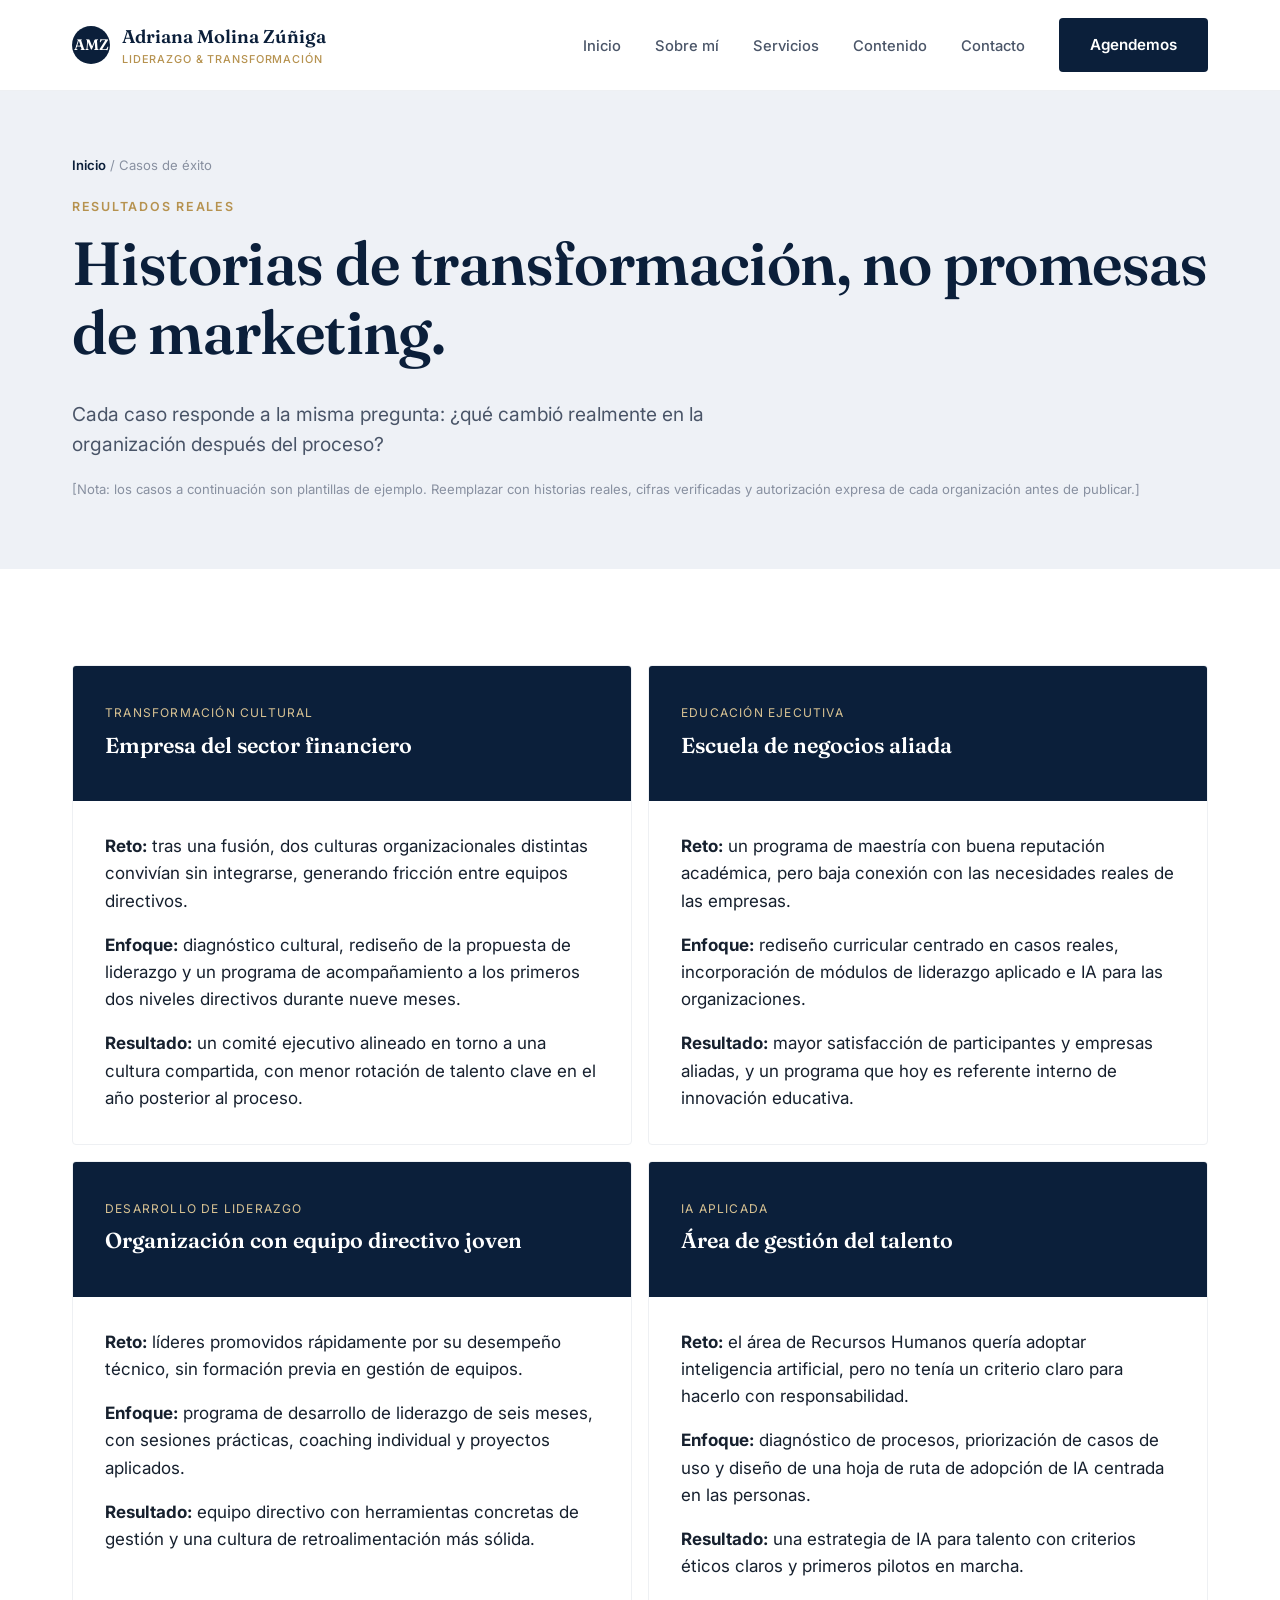
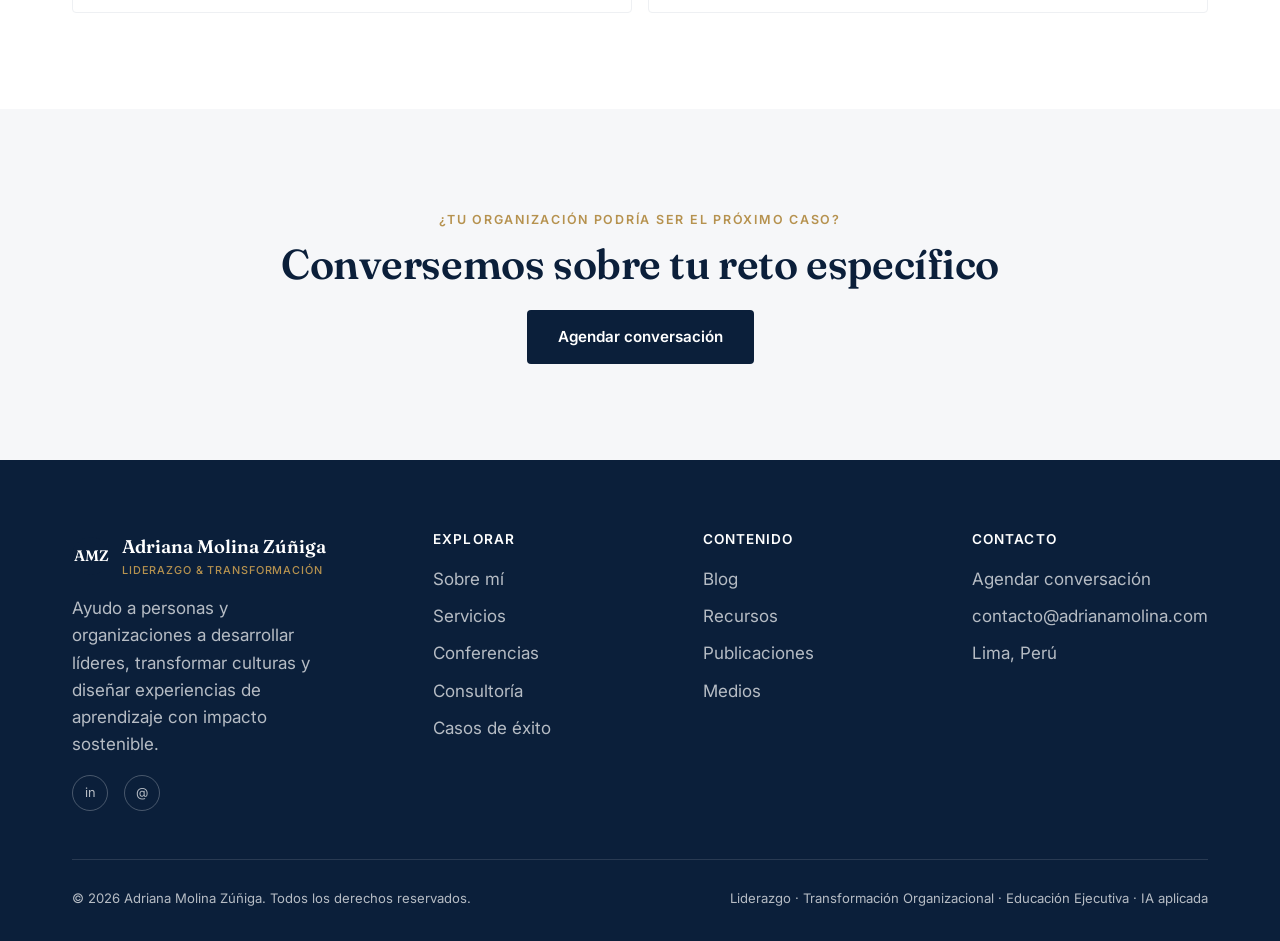
<file: casos-de-exito.html>
<!DOCTYPE html>
<html lang="es">
<head>
<meta charset="UTF-8">
<meta name="viewport" content="width=device-width, initial-scale=1.0">
<title>Casos de Éxito | Adriana Molina Zúñiga</title>
<meta name="description" content="Casos de transformación organizacional, desarrollo de liderazgo y educación ejecutiva acompañados por Adriana Molina Zúñiga.">
<link rel="preconnect" href="https://fonts.googleapis.com">
<link rel="preconnect" href="https://fonts.gstatic.com" crossorigin>
<link href="https://fonts.googleapis.com/css2?family=Fraunces:opsz,wght@9..144,500;9..144,600;9..144,700&family=Inter:wght@400;500;600;700&display=swap" rel="stylesheet">
<link rel="stylesheet" href="css/styles.css">
</head>
<body>

<header class="site-header">
  <div class="nav-wrap">
    <a href="index.html" class="brand">
      <span class="brand-mark">AMZ</span>
      <span>Adriana Molina Zúñiga<small>Liderazgo &amp; Transformación</small></span>
    </a>
    <nav class="main-nav">
      <ul>
        <li><a href="index.html" class="nav-link">Inicio</a></li>
        <li><a href="sobre-mi.html" class="nav-link">Sobre mí</a></li>
        <li class="has-dropdown">
          <a href="servicios.html" class="nav-link">Servicios</a>
          <div class="dropdown">
            <a href="servicios.html">Todos los servicios</a>
            <a href="conferencias.html">Conferencias &amp; Keynotes</a>
            <a href="consultoria.html">Consultoría</a>
          </div>
        </li>
        <li class="has-dropdown">
          <a href="blog.html" class="nav-link">Contenido</a>
          <div class="dropdown">
            <a href="blog.html">Blog</a>
            <a href="casos-de-exito.html">Casos de éxito</a>
            <a href="recursos.html">Recursos</a>
            <a href="publicaciones.html">Publicaciones</a>
            <a href="medios.html">Medios</a>
          </div>
        </li>
        <li><a href="contacto.html" class="nav-link">Contacto</a></li>
      </ul>
      <a href="contacto.html" class="btn btn-primary nav-cta">Agendemos</a>
    </nav>
    <button class="nav-toggle" aria-label="Abrir menú"><span></span><span></span><span></span></button>
  </div>
</header>

<main>

  <section class="page-header">
    <div class="container">
      <div class="breadcrumb"><a href="index.html">Inicio</a> / Casos de éxito</div>
      <span class="eyebrow">Resultados reales</span>
      <h1>Historias de transformación, no promesas de marketing.</h1>
      <p class="lede">Cada caso responde a la misma pregunta: ¿qué cambió realmente en la organización después del proceso?</p>
      <p class="form-note">[Nota: los casos a continuación son plantillas de ejemplo. Reemplazar con historias reales, cifras verificadas y autorización expresa de cada organización antes de publicar.]</p>
    </div>
  </section>

  <section>
    <div class="container">
      <div class="grid grid-2 gap-sm">

        <div class="case-card reveal">
          <div class="case-top">
            <span class="case-tag">Transformación cultural</span>
            <h3 style="color:#fff; margin-top:8px;">Empresa del sector financiero</h3>
          </div>
          <div class="case-body">
            <p><strong>Reto:</strong> tras una fusión, dos culturas organizacionales distintas convivían sin integrarse, generando fricción entre equipos directivos.</p>
            <p><strong>Enfoque:</strong> diagnóstico cultural, rediseño de la propuesta de liderazgo y un programa de acompañamiento a los primeros dos niveles directivos durante nueve meses.</p>
            <p style="margin-bottom:0;"><strong>Resultado:</strong> un comité ejecutivo alineado en torno a una cultura compartida, con menor rotación de talento clave en el año posterior al proceso.</p>
          </div>
        </div>

        <div class="case-card reveal">
          <div class="case-top">
            <span class="case-tag">Educación ejecutiva</span>
            <h3 style="color:#fff; margin-top:8px;">Escuela de negocios aliada</h3>
          </div>
          <div class="case-body">
            <p><strong>Reto:</strong> un programa de maestría con buena reputación académica, pero baja conexión con las necesidades reales de las empresas.</p>
            <p><strong>Enfoque:</strong> rediseño curricular centrado en casos reales, incorporación de módulos de liderazgo aplicado e IA para las organizaciones.</p>
            <p style="margin-bottom:0;"><strong>Resultado:</strong> mayor satisfacción de participantes y empresas aliadas, y un programa que hoy es referente interno de innovación educativa.</p>
          </div>
        </div>

        <div class="case-card reveal">
          <div class="case-top">
            <span class="case-tag">Desarrollo de liderazgo</span>
            <h3 style="color:#fff; margin-top:8px;">Organización con equipo directivo joven</h3>
          </div>
          <div class="case-body">
            <p><strong>Reto:</strong> líderes promovidos rápidamente por su desempeño técnico, sin formación previa en gestión de equipos.</p>
            <p><strong>Enfoque:</strong> programa de desarrollo de liderazgo de seis meses, con sesiones prácticas, coaching individual y proyectos aplicados.</p>
            <p style="margin-bottom:0;"><strong>Resultado:</strong> equipo directivo con herramientas concretas de gestión y una cultura de retroalimentación más sólida.</p>
          </div>
        </div>

        <div class="case-card reveal">
          <div class="case-top">
            <span class="case-tag">IA aplicada</span>
            <h3 style="color:#fff; margin-top:8px;">Área de gestión del talento</h3>
          </div>
          <div class="case-body">
            <p><strong>Reto:</strong> el área de Recursos Humanos quería adoptar inteligencia artificial, pero no tenía un criterio claro para hacerlo con responsabilidad.</p>
            <p><strong>Enfoque:</strong> diagnóstico de procesos, priorización de casos de uso y diseño de una hoja de ruta de adopción de IA centrada en las personas.</p>
            <p style="margin-bottom:0;"><strong>Resultado:</strong> una estrategia de IA para talento con criterios éticos claros y primeros pilotos en marcha.</p>
          </div>
        </div>

      </div>
    </div>
  </section>

  <section class="bg-gray">
    <div class="container-narrow text-center">
      <span class="eyebrow">¿Tu organización podría ser el próximo caso?</span>
      <h2>Conversemos sobre tu reto específico</h2>
      <div class="btn-row" style="justify-content:center; margin-top:12px;">
        <a href="contacto.html" class="btn btn-primary">Agendar conversación</a>
      </div>
    </div>
  </section>

</main>

<footer class="site-footer">
  <div class="container">
    <div class="footer-grid">
      <div>
        <div class="brand" style="color:#fff;margin-bottom:16px;">
          <span class="brand-mark">AMZ</span>
          <span>Adriana Molina Zúñiga<small>Liderazgo &amp; Transformación</small></span>
        </div>
        <p style="max-width:280px;">Ayudo a personas y organizaciones a desarrollar líderes, transformar culturas y diseñar experiencias de aprendizaje con impacto sostenible.</p>
        <div class="social-row">
          <a href="https://linkedin.com" target="_blank" rel="noopener" aria-label="LinkedIn">in</a>
          <a href="mailto:contacto@adrianamolina.com" aria-label="Email">@</a>
        </div>
      </div>
      <div>
        <h4>Explorar</h4>
        <ul>
          <li><a href="sobre-mi.html">Sobre mí</a></li>
          <li><a href="servicios.html">Servicios</a></li>
          <li><a href="conferencias.html">Conferencias</a></li>
          <li><a href="consultoria.html">Consultoría</a></li>
          <li><a href="casos-de-exito.html">Casos de éxito</a></li>
        </ul>
      </div>
      <div>
        <h4>Contenido</h4>
        <ul>
          <li><a href="blog.html">Blog</a></li>
          <li><a href="recursos.html">Recursos</a></li>
          <li><a href="publicaciones.html">Publicaciones</a></li>
          <li><a href="medios.html">Medios</a></li>
        </ul>
      </div>
      <div>
        <h4>Contacto</h4>
        <ul>
          <li><a href="contacto.html">Agendar conversación</a></li>
          <li><a href="mailto:contacto@adrianamolina.com">contacto@adrianamolina.com</a></li>
          <li>Lima, Perú</li>
        </ul>
      </div>
    </div>
    <div class="footer-bottom">
      <span>© 2026 Adriana Molina Zúñiga. Todos los derechos reservados.</span>
      <span>Liderazgo · Transformación Organizacional · Educación Ejecutiva · IA aplicada</span>
    </div>
  </div>
</footer>
<script src="js/main.js"></script>
</body>
</html>
</file>
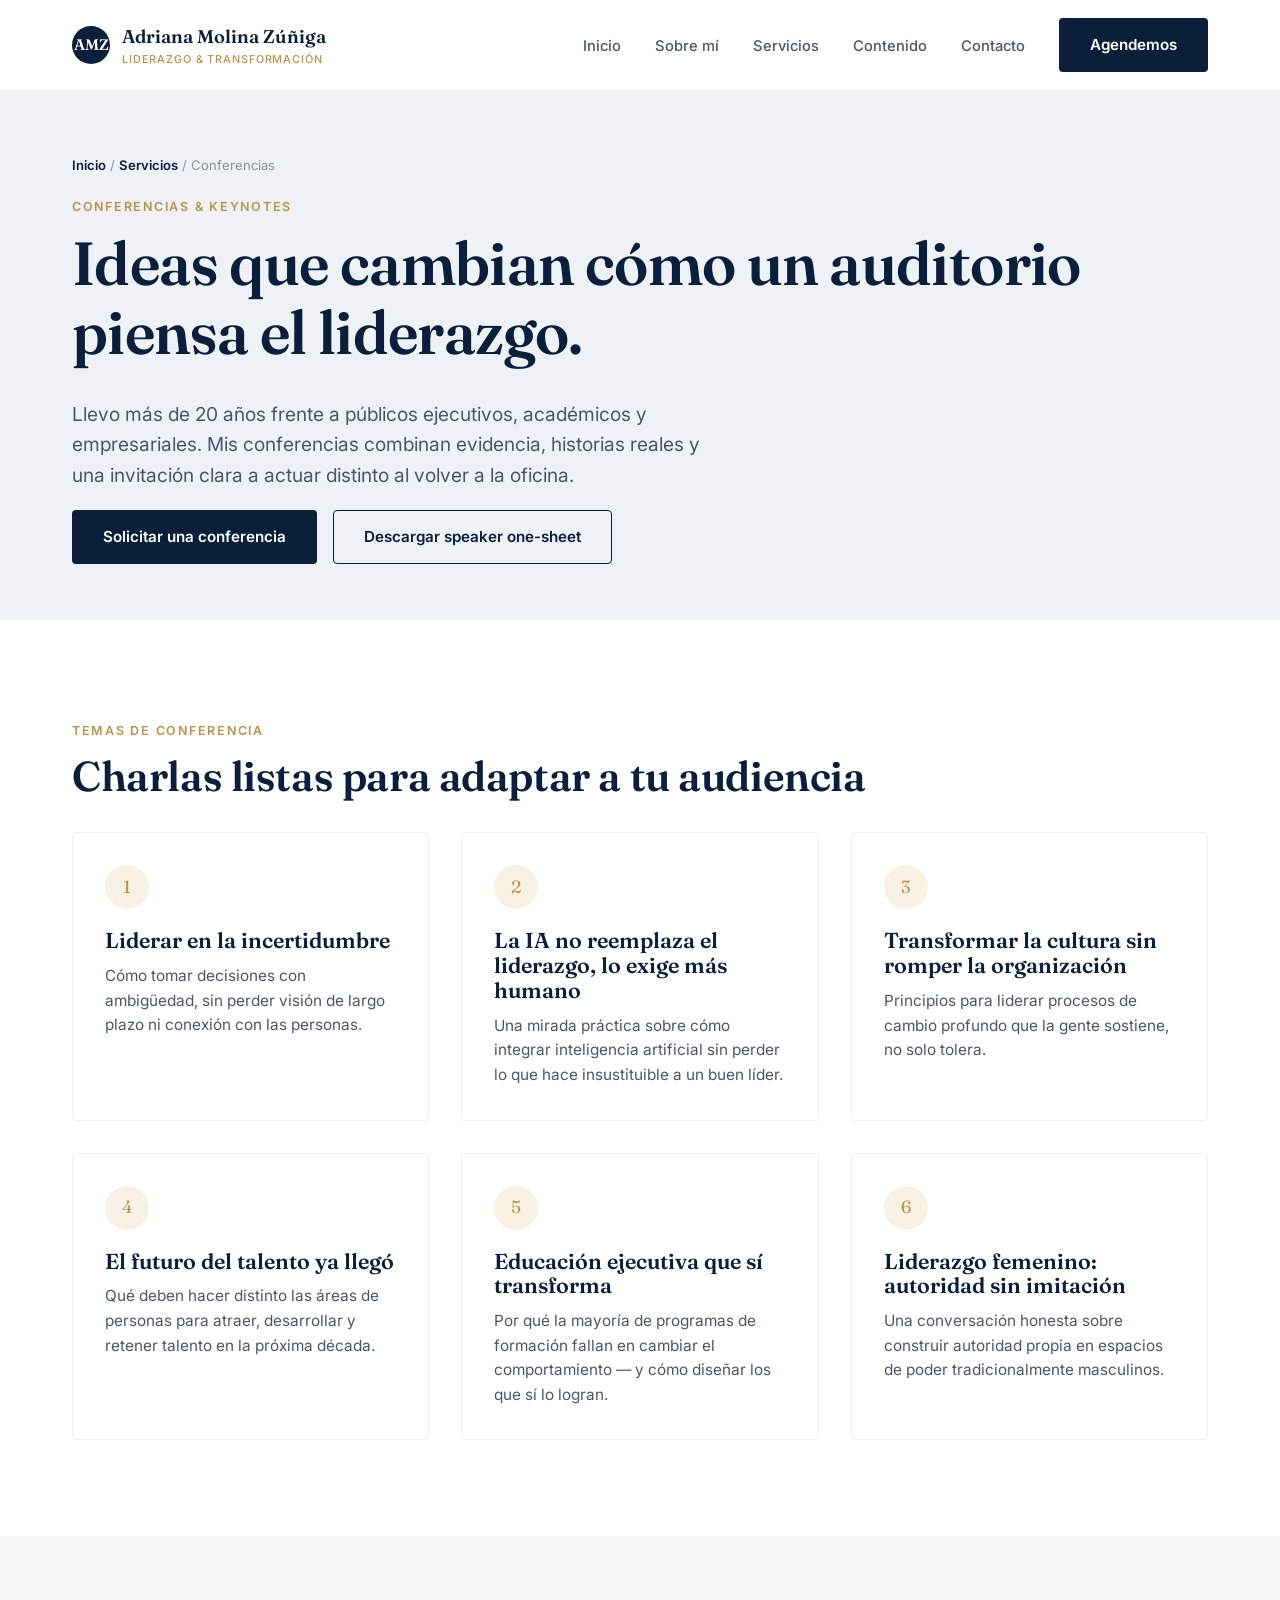
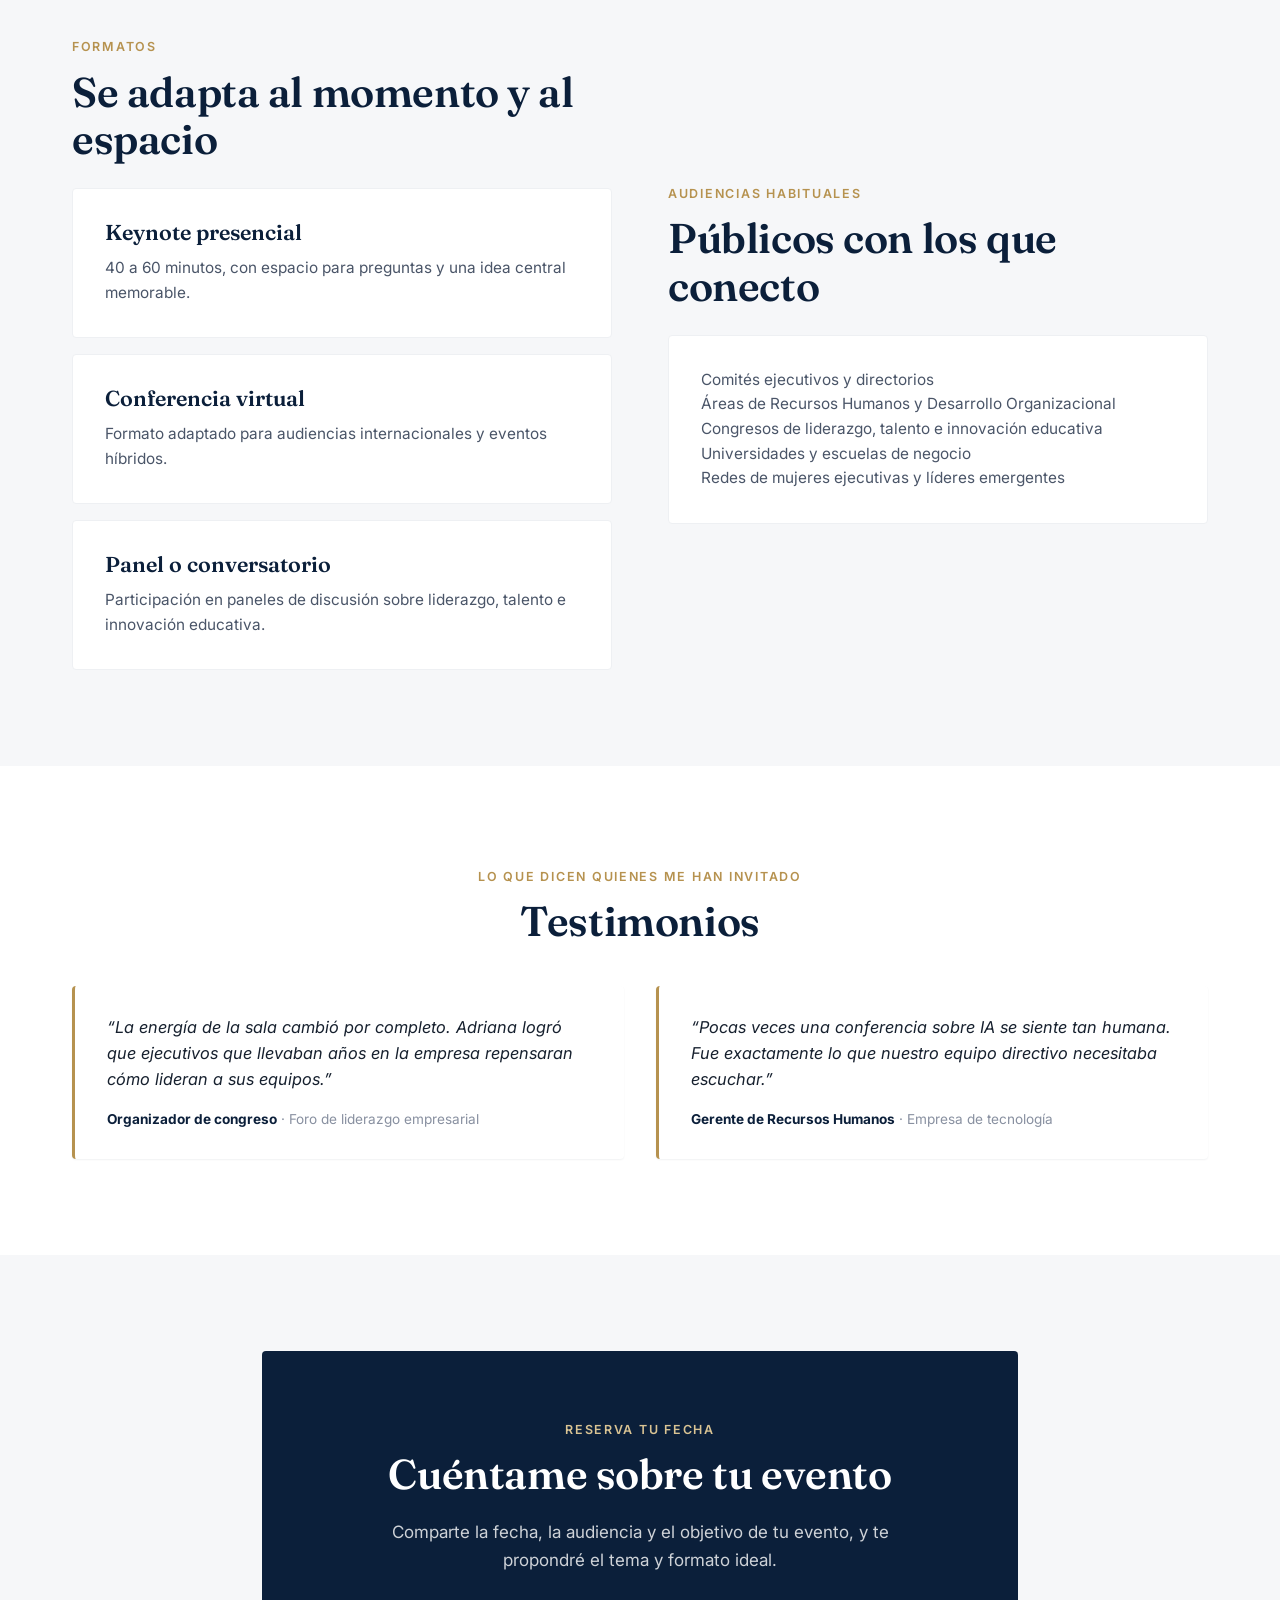
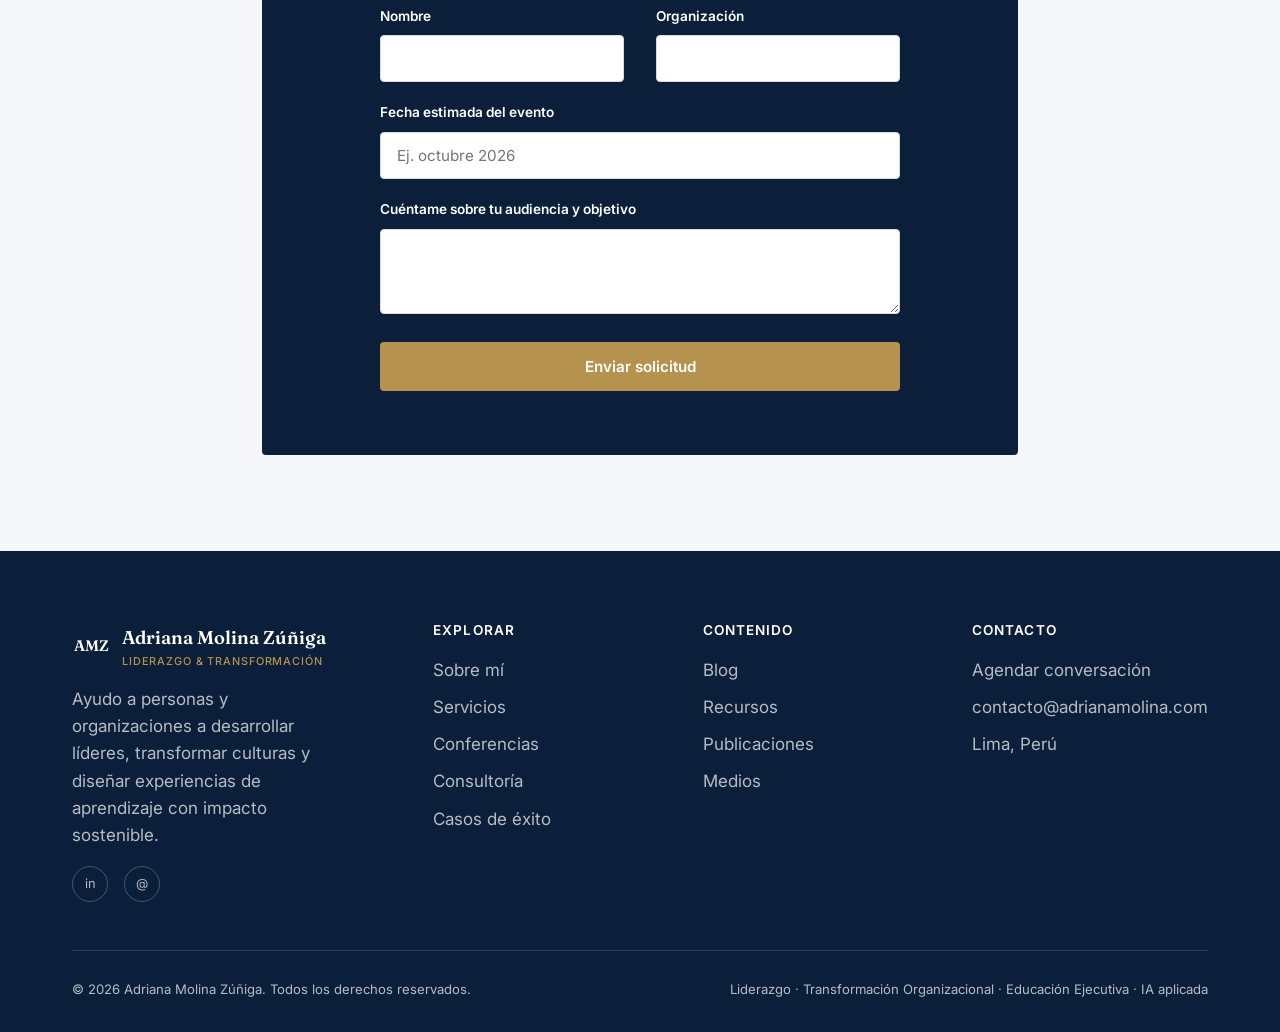
<file: conferencias.html>
<!DOCTYPE html>
<html lang="es">
<head>
<meta charset="UTF-8">
<meta name="viewport" content="width=device-width, initial-scale=1.0">
<title>Conferencias &amp; Keynotes | Adriana Molina Zúñiga</title>
<meta name="description" content="Conferencias y keynotes sobre liderazgo, transformación organizacional e inteligencia artificial aplicada, para empresas, congresos y universidades.">
<link rel="preconnect" href="https://fonts.googleapis.com">
<link rel="preconnect" href="https://fonts.gstatic.com" crossorigin>
<link href="https://fonts.googleapis.com/css2?family=Fraunces:opsz,wght@9..144,500;9..144,600;9..144,700&family=Inter:wght@400;500;600;700&display=swap" rel="stylesheet">
<link rel="stylesheet" href="css/styles.css">
</head>
<body>

<header class="site-header">
  <div class="nav-wrap">
    <a href="index.html" class="brand">
      <span class="brand-mark">AMZ</span>
      <span>Adriana Molina Zúñiga<small>Liderazgo &amp; Transformación</small></span>
    </a>
    <nav class="main-nav">
      <ul>
        <li><a href="index.html" class="nav-link">Inicio</a></li>
        <li><a href="sobre-mi.html" class="nav-link">Sobre mí</a></li>
        <li class="has-dropdown">
          <a href="servicios.html" class="nav-link">Servicios</a>
          <div class="dropdown">
            <a href="servicios.html">Todos los servicios</a>
            <a href="conferencias.html">Conferencias &amp; Keynotes</a>
            <a href="consultoria.html">Consultoría</a>
          </div>
        </li>
        <li class="has-dropdown">
          <a href="blog.html" class="nav-link">Contenido</a>
          <div class="dropdown">
            <a href="blog.html">Blog</a>
            <a href="casos-de-exito.html">Casos de éxito</a>
            <a href="recursos.html">Recursos</a>
            <a href="publicaciones.html">Publicaciones</a>
            <a href="medios.html">Medios</a>
          </div>
        </li>
        <li><a href="contacto.html" class="nav-link">Contacto</a></li>
      </ul>
      <a href="contacto.html" class="btn btn-primary nav-cta">Agendemos</a>
    </nav>
    <button class="nav-toggle" aria-label="Abrir menú"><span></span><span></span><span></span></button>
  </div>
</header>

<main>

  <section class="page-header">
    <div class="container">
      <div class="breadcrumb"><a href="index.html">Inicio</a> / <a href="servicios.html">Servicios</a> / Conferencias</div>
      <span class="eyebrow">Conferencias &amp; Keynotes</span>
      <h1>Ideas que cambian cómo un auditorio piensa el liderazgo.</h1>
      <p class="lede">Llevo más de 20 años frente a públicos ejecutivos, académicos y empresariales. Mis conferencias combinan evidencia, historias reales y una invitación clara a actuar distinto al volver a la oficina.</p>
      <div class="btn-row">
        <a href="contacto.html" class="btn btn-primary">Solicitar una conferencia</a>
        <a href="medios.html" class="btn btn-outline">Descargar speaker one-sheet</a>
      </div>
    </div>
  </section>

  <section>
    <div class="container">
      <span class="eyebrow">Temas de conferencia</span>
      <h2>Charlas listas para adaptar a tu audiencia</h2>
      <div class="grid grid-3" style="margin-top:32px;">
        <div class="card reveal">
          <div class="icon">1</div>
          <h3>Liderar en la incertidumbre</h3>
          <p>Cómo tomar decisiones con ambigüedad, sin perder visión de largo plazo ni conexión con las personas.</p>
        </div>
        <div class="card reveal">
          <div class="icon">2</div>
          <h3>La IA no reemplaza el liderazgo, lo exige más humano</h3>
          <p>Una mirada práctica sobre cómo integrar inteligencia artificial sin perder lo que hace insustituible a un buen líder.</p>
        </div>
        <div class="card reveal">
          <div class="icon">3</div>
          <h3>Transformar la cultura sin romper la organización</h3>
          <p>Principios para liderar procesos de cambio profundo que la gente sostiene, no solo tolera.</p>
        </div>
        <div class="card reveal">
          <div class="icon">4</div>
          <h3>El futuro del talento ya llegó</h3>
          <p>Qué deben hacer distinto las áreas de personas para atraer, desarrollar y retener talento en la próxima década.</p>
        </div>
        <div class="card reveal">
          <div class="icon">5</div>
          <h3>Educación ejecutiva que sí transforma</h3>
          <p>Por qué la mayoría de programas de formación fallan en cambiar el comportamiento — y cómo diseñar los que sí lo logran.</p>
        </div>
        <div class="card reveal">
          <div class="icon">6</div>
          <h3>Liderazgo femenino: autoridad sin imitación</h3>
          <p>Una conversación honesta sobre construir autoridad propia en espacios de poder tradicionalmente masculinos.</p>
        </div>
      </div>
    </div>
  </section>

  <section class="bg-gray">
    <div class="container">
      <div class="grid grid-2" style="align-items:center; gap:56px;">
        <div class="reveal">
          <span class="eyebrow">Formatos</span>
          <h2>Se adapta al momento y al espacio</h2>
          <ul style="margin-top:24px;">
            <li class="card" style="margin-bottom:16px;"><h3>Keynote presencial</h3><p>40 a 60 minutos, con espacio para preguntas y una idea central memorable.</p></li>
            <li class="card" style="margin-bottom:16px;"><h3>Conferencia virtual</h3><p>Formato adaptado para audiencias internacionales y eventos híbridos.</p></li>
            <li class="card"><h3>Panel o conversatorio</h3><p>Participación en paneles de discusión sobre liderazgo, talento e innovación educativa.</p></li>
          </ul>
        </div>
        <div class="reveal">
          <span class="eyebrow">Audiencias habituales</span>
          <h2>Públicos con los que conecto</h2>
          <div class="card" style="margin-top:24px;">
            <p>Comités ejecutivos y directorios</p>
            <p>Áreas de Recursos Humanos y Desarrollo Organizacional</p>
            <p>Congresos de liderazgo, talento e innovación educativa</p>
            <p>Universidades y escuelas de negocio</p>
            <p style="margin-bottom:0;">Redes de mujeres ejecutivas y líderes emergentes</p>
          </div>
        </div>
      </div>
    </div>
  </section>

  <section>
    <div class="container">
      <div class="text-center" style="max-width:600px; margin:0 auto 40px;">
        <span class="eyebrow">Lo que dicen quienes me han invitado</span>
        <h2>Testimonios</h2>
      </div>
      <div class="grid grid-2">
        <div class="testimonial reveal">
          <p>“La energía de la sala cambió por completo. Adriana logró que ejecutivos que llevaban años en la empresa repensaran cómo lideran a sus equipos.”</p>
          <footer><strong>Organizador de congreso</strong> · Foro de liderazgo empresarial</footer>
        </div>
        <div class="testimonial reveal">
          <p>“Pocas veces una conferencia sobre IA se siente tan humana. Fue exactamente lo que nuestro equipo directivo necesitaba escuchar.”</p>
          <footer><strong>Gerente de Recursos Humanos</strong> · Empresa de tecnología</footer>
        </div>
      </div>
    </div>
  </section>

  <section class="bg-gray">
    <div class="container-narrow">
      <div class="cta-band" style="background:var(--navy);">
        <span class="eyebrow" style="color:var(--gold-soft);">Reserva tu fecha</span>
        <h2>Cuéntame sobre tu evento</h2>
        <p>Comparte la fecha, la audiencia y el objetivo de tu evento, y te propondré el tema y formato ideal.</p>
        <form data-demo-form style="text-align:left; max-width:520px; margin:0 auto;">
          <div class="grid grid-2">
            <div class="form-field">
              <label for="conf-name" style="color:#fff;">Nombre</label>
              <input type="text" id="conf-name" name="name" required>
            </div>
            <div class="form-field">
              <label for="conf-org" style="color:#fff;">Organización</label>
              <input type="text" id="conf-org" name="org" required>
            </div>
          </div>
          <div class="form-field">
            <label for="conf-date" style="color:#fff;">Fecha estimada del evento</label>
            <input type="text" id="conf-date" name="date" placeholder="Ej. octubre 2026">
          </div>
          <div class="form-field">
            <label for="conf-details" style="color:#fff;">Cuéntame sobre tu audiencia y objetivo</label>
            <textarea id="conf-details" name="details" rows="3" required></textarea>
          </div>
          <button type="submit" class="btn btn-gold" style="width:100%; justify-content:center;">Enviar solicitud</button>
        </form>
      </div>
    </div>
  </section>

</main>

<footer class="site-footer">
  <div class="container">
    <div class="footer-grid">
      <div>
        <div class="brand" style="color:#fff;margin-bottom:16px;">
          <span class="brand-mark">AMZ</span>
          <span>Adriana Molina Zúñiga<small>Liderazgo &amp; Transformación</small></span>
        </div>
        <p style="max-width:280px;">Ayudo a personas y organizaciones a desarrollar líderes, transformar culturas y diseñar experiencias de aprendizaje con impacto sostenible.</p>
        <div class="social-row">
          <a href="https://linkedin.com" target="_blank" rel="noopener" aria-label="LinkedIn">in</a>
          <a href="mailto:contacto@adrianamolina.com" aria-label="Email">@</a>
        </div>
      </div>
      <div>
        <h4>Explorar</h4>
        <ul>
          <li><a href="sobre-mi.html">Sobre mí</a></li>
          <li><a href="servicios.html">Servicios</a></li>
          <li><a href="conferencias.html">Conferencias</a></li>
          <li><a href="consultoria.html">Consultoría</a></li>
          <li><a href="casos-de-exito.html">Casos de éxito</a></li>
        </ul>
      </div>
      <div>
        <h4>Contenido</h4>
        <ul>
          <li><a href="blog.html">Blog</a></li>
          <li><a href="recursos.html">Recursos</a></li>
          <li><a href="publicaciones.html">Publicaciones</a></li>
          <li><a href="medios.html">Medios</a></li>
        </ul>
      </div>
      <div>
        <h4>Contacto</h4>
        <ul>
          <li><a href="contacto.html">Agendar conversación</a></li>
          <li><a href="mailto:contacto@adrianamolina.com">contacto@adrianamolina.com</a></li>
          <li>Lima, Perú</li>
        </ul>
      </div>
    </div>
    <div class="footer-bottom">
      <span>© 2026 Adriana Molina Zúñiga. Todos los derechos reservados.</span>
      <span>Liderazgo · Transformación Organizacional · Educación Ejecutiva · IA aplicada</span>
    </div>
  </div>
</footer>
<script src="js/main.js"></script>
</body>
</html>
</file>
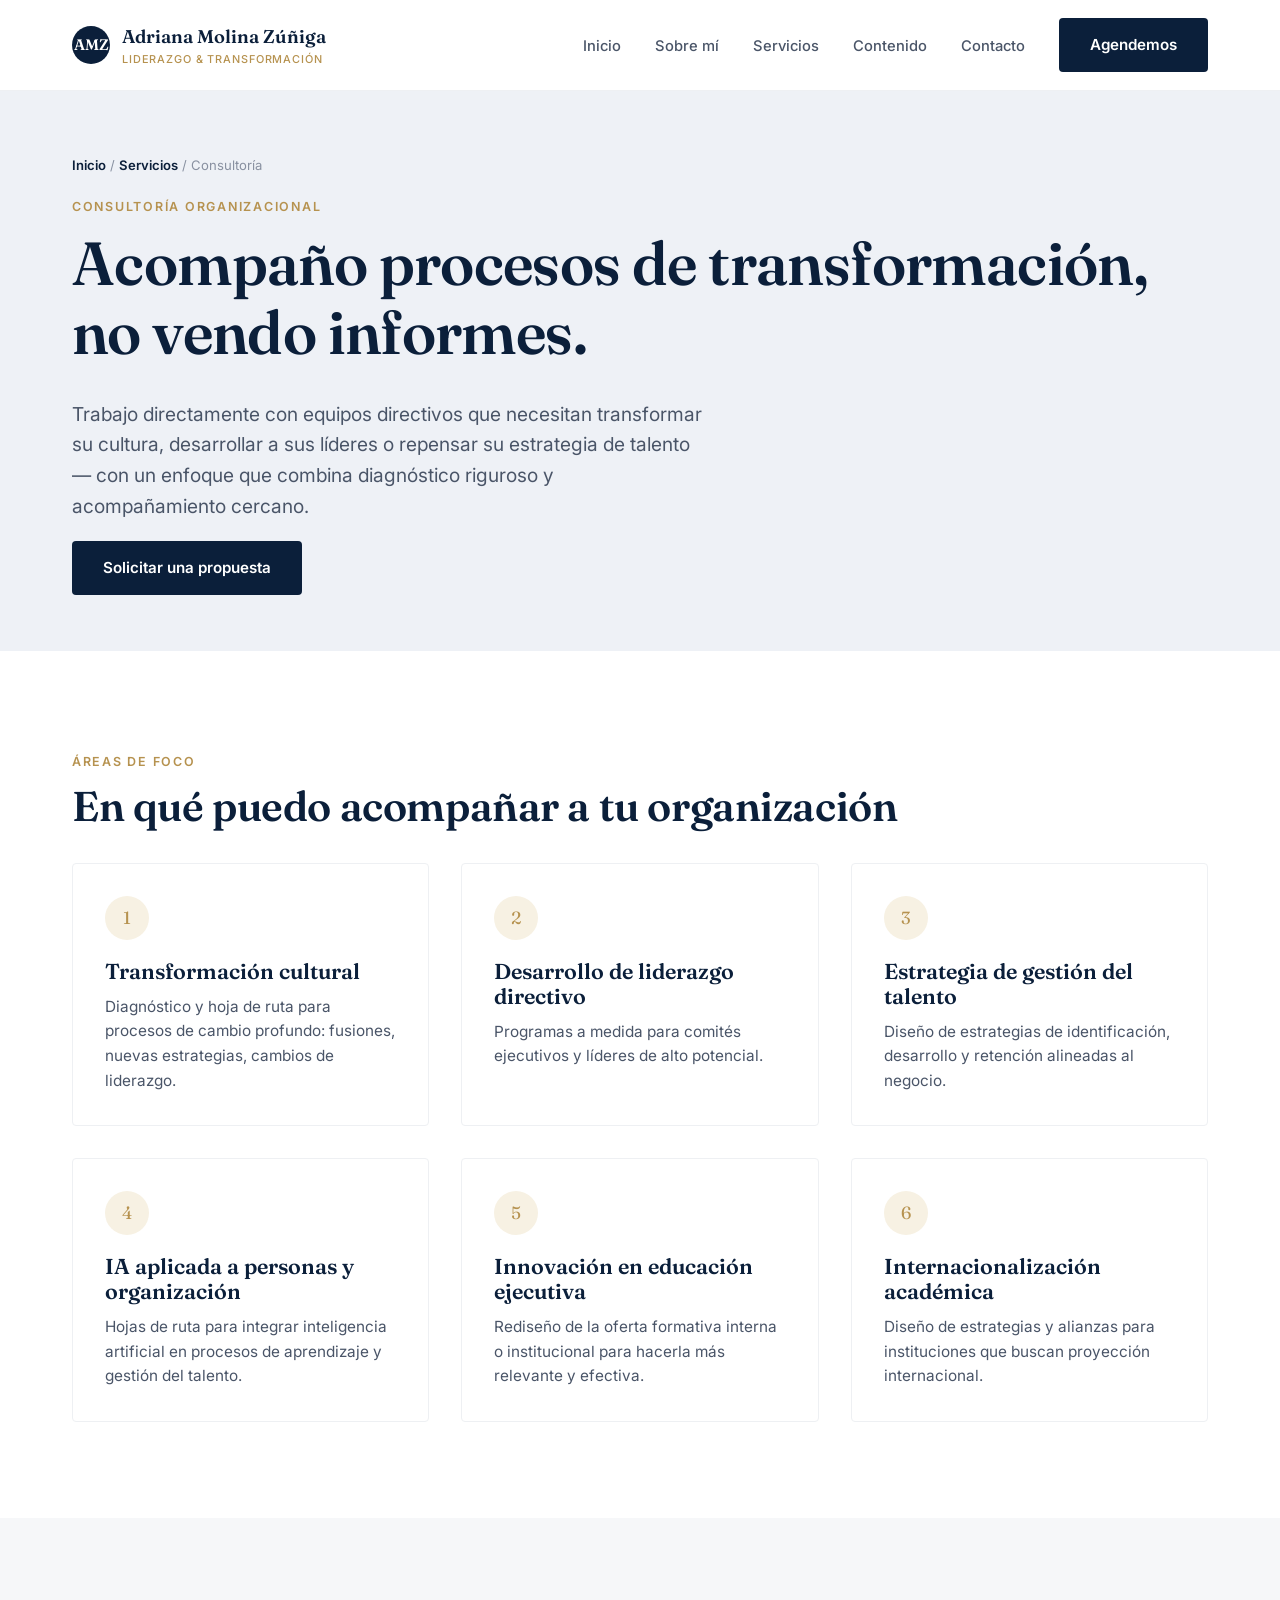
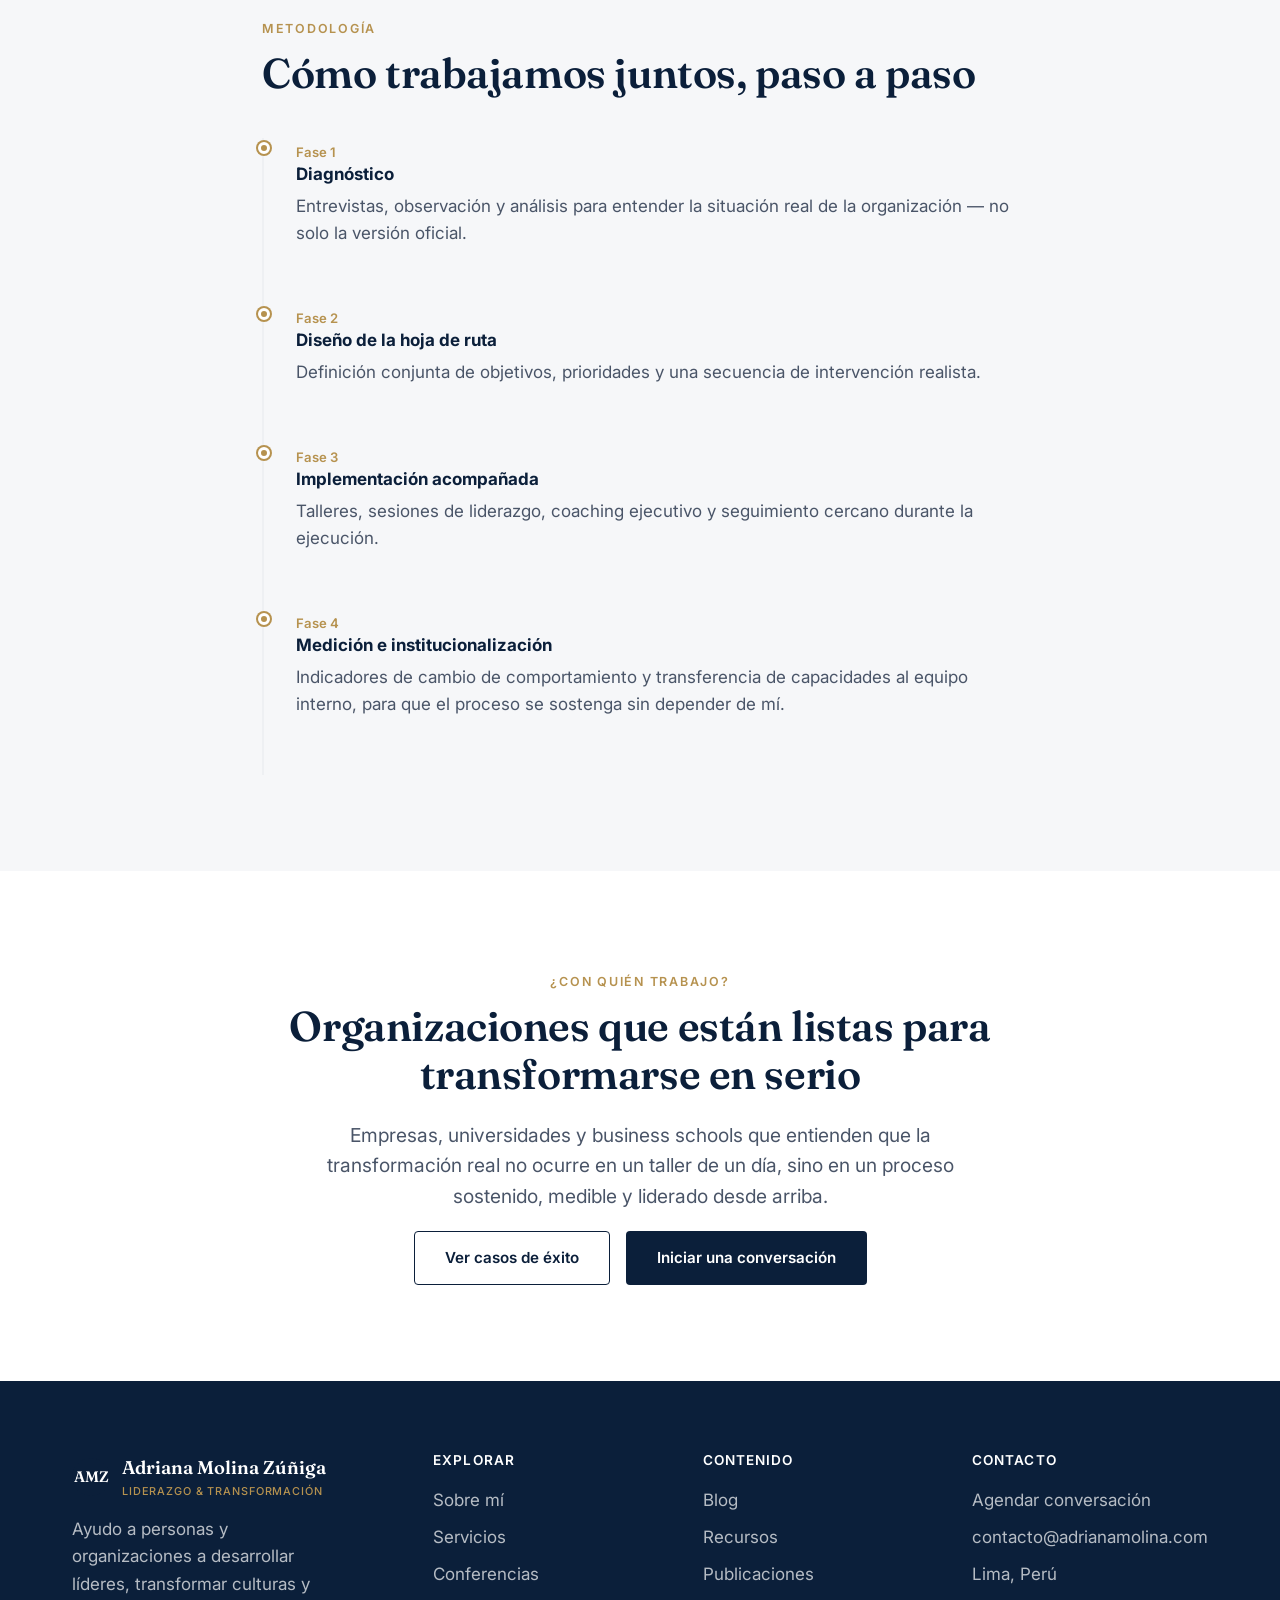
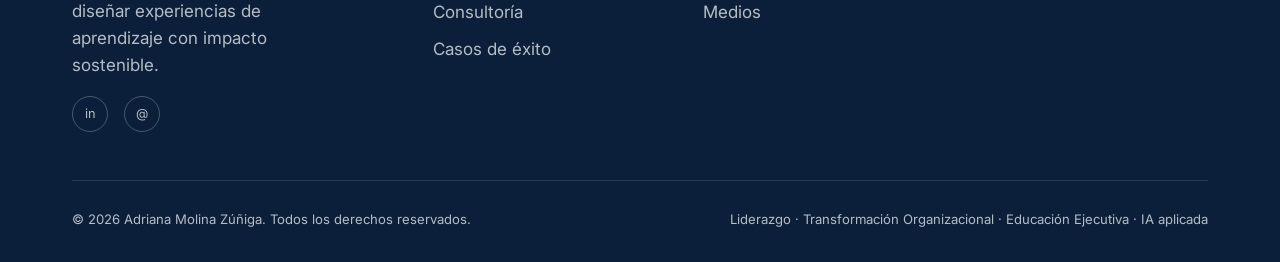
<file: consultoria.html>
<!DOCTYPE html>
<html lang="es">
<head>
<meta charset="UTF-8">
<meta name="viewport" content="width=device-width, initial-scale=1.0">
<title>Consultoría en Transformación Organizacional | Adriana Molina Zúñiga</title>
<meta name="description" content="Consultoría en transformación organizacional, desarrollo de liderazgo y gestión del talento para empresas e instituciones educativas.">
<link rel="preconnect" href="https://fonts.googleapis.com">
<link rel="preconnect" href="https://fonts.gstatic.com" crossorigin>
<link href="https://fonts.googleapis.com/css2?family=Fraunces:opsz,wght@9..144,500;9..144,600;9..144,700&family=Inter:wght@400;500;600;700&display=swap" rel="stylesheet">
<link rel="stylesheet" href="css/styles.css">
</head>
<body>

<header class="site-header">
  <div class="nav-wrap">
    <a href="index.html" class="brand">
      <span class="brand-mark">AMZ</span>
      <span>Adriana Molina Zúñiga<small>Liderazgo &amp; Transformación</small></span>
    </a>
    <nav class="main-nav">
      <ul>
        <li><a href="index.html" class="nav-link">Inicio</a></li>
        <li><a href="sobre-mi.html" class="nav-link">Sobre mí</a></li>
        <li class="has-dropdown">
          <a href="servicios.html" class="nav-link">Servicios</a>
          <div class="dropdown">
            <a href="servicios.html">Todos los servicios</a>
            <a href="conferencias.html">Conferencias &amp; Keynotes</a>
            <a href="consultoria.html">Consultoría</a>
          </div>
        </li>
        <li class="has-dropdown">
          <a href="blog.html" class="nav-link">Contenido</a>
          <div class="dropdown">
            <a href="blog.html">Blog</a>
            <a href="casos-de-exito.html">Casos de éxito</a>
            <a href="recursos.html">Recursos</a>
            <a href="publicaciones.html">Publicaciones</a>
            <a href="medios.html">Medios</a>
          </div>
        </li>
        <li><a href="contacto.html" class="nav-link">Contacto</a></li>
      </ul>
      <a href="contacto.html" class="btn btn-primary nav-cta">Agendemos</a>
    </nav>
    <button class="nav-toggle" aria-label="Abrir menú"><span></span><span></span><span></span></button>
  </div>
</header>

<main>

  <section class="page-header">
    <div class="container">
      <div class="breadcrumb"><a href="index.html">Inicio</a> / <a href="servicios.html">Servicios</a> / Consultoría</div>
      <span class="eyebrow">Consultoría organizacional</span>
      <h1>Acompaño procesos de transformación, no vendo informes.</h1>
      <p class="lede">Trabajo directamente con equipos directivos que necesitan transformar su cultura, desarrollar a sus líderes o repensar su estrategia de talento — con un enfoque que combina diagnóstico riguroso y acompañamiento cercano.</p>
      <div class="btn-row">
        <a href="contacto.html" class="btn btn-primary">Solicitar una propuesta</a>
      </div>
    </div>
  </section>

  <section>
    <div class="container">
      <span class="eyebrow">Áreas de foco</span>
      <h2>En qué puedo acompañar a tu organización</h2>
      <div class="grid grid-3" style="margin-top:32px;">
        <div class="card reveal">
          <div class="icon">1</div>
          <h3>Transformación cultural</h3>
          <p>Diagnóstico y hoja de ruta para procesos de cambio profundo: fusiones, nuevas estrategias, cambios de liderazgo.</p>
        </div>
        <div class="card reveal">
          <div class="icon">2</div>
          <h3>Desarrollo de liderazgo directivo</h3>
          <p>Programas a medida para comités ejecutivos y líderes de alto potencial.</p>
        </div>
        <div class="card reveal">
          <div class="icon">3</div>
          <h3>Estrategia de gestión del talento</h3>
          <p>Diseño de estrategias de identificación, desarrollo y retención alineadas al negocio.</p>
        </div>
        <div class="card reveal">
          <div class="icon">4</div>
          <h3>IA aplicada a personas y organización</h3>
          <p>Hojas de ruta para integrar inteligencia artificial en procesos de aprendizaje y gestión del talento.</p>
        </div>
        <div class="card reveal">
          <div class="icon">5</div>
          <h3>Innovación en educación ejecutiva</h3>
          <p>Rediseño de la oferta formativa interna o institucional para hacerla más relevante y efectiva.</p>
        </div>
        <div class="card reveal">
          <div class="icon">6</div>
          <h3>Internacionalización académica</h3>
          <p>Diseño de estrategias y alianzas para instituciones que buscan proyección internacional.</p>
        </div>
      </div>
    </div>
  </section>

  <section class="bg-gray">
    <div class="container-narrow">
      <span class="eyebrow">Metodología</span>
      <h2>Cómo trabajamos juntos, paso a paso</h2>
      <div class="timeline" style="margin-top:40px;">
        <div class="timeline-item reveal">
          <span>Fase 1</span>
          <h4>Diagnóstico</h4>
          <p>Entrevistas, observación y análisis para entender la situación real de la organización — no solo la versión oficial.</p>
        </div>
        <div class="timeline-item reveal">
          <span>Fase 2</span>
          <h4>Diseño de la hoja de ruta</h4>
          <p>Definición conjunta de objetivos, prioridades y una secuencia de intervención realista.</p>
        </div>
        <div class="timeline-item reveal">
          <span>Fase 3</span>
          <h4>Implementación acompañada</h4>
          <p>Talleres, sesiones de liderazgo, coaching ejecutivo y seguimiento cercano durante la ejecución.</p>
        </div>
        <div class="timeline-item reveal">
          <span>Fase 4</span>
          <h4>Medición e institucionalización</h4>
          <p>Indicadores de cambio de comportamiento y transferencia de capacidades al equipo interno, para que el proceso se sostenga sin depender de mí.</p>
        </div>
      </div>
    </div>
  </section>

  <section>
    <div class="container-narrow text-center">
      <span class="eyebrow">¿Con quién trabajo?</span>
      <h2>Organizaciones que están listas para transformarse en serio</h2>
      <p class="lede mx-auto">Empresas, universidades y business schools que entienden que la transformación real no ocurre en un taller de un día, sino en un proceso sostenido, medible y liderado desde arriba.</p>
      <div class="btn-row" style="justify-content:center; margin-top:16px;">
        <a href="casos-de-exito.html" class="btn btn-outline">Ver casos de éxito</a>
        <a href="contacto.html" class="btn btn-primary">Iniciar una conversación</a>
      </div>
    </div>
  </section>

</main>

<footer class="site-footer">
  <div class="container">
    <div class="footer-grid">
      <div>
        <div class="brand" style="color:#fff;margin-bottom:16px;">
          <span class="brand-mark">AMZ</span>
          <span>Adriana Molina Zúñiga<small>Liderazgo &amp; Transformación</small></span>
        </div>
        <p style="max-width:280px;">Ayudo a personas y organizaciones a desarrollar líderes, transformar culturas y diseñar experiencias de aprendizaje con impacto sostenible.</p>
        <div class="social-row">
          <a href="https://linkedin.com" target="_blank" rel="noopener" aria-label="LinkedIn">in</a>
          <a href="mailto:contacto@adrianamolina.com" aria-label="Email">@</a>
        </div>
      </div>
      <div>
        <h4>Explorar</h4>
        <ul>
          <li><a href="sobre-mi.html">Sobre mí</a></li>
          <li><a href="servicios.html">Servicios</a></li>
          <li><a href="conferencias.html">Conferencias</a></li>
          <li><a href="consultoria.html">Consultoría</a></li>
          <li><a href="casos-de-exito.html">Casos de éxito</a></li>
        </ul>
      </div>
      <div>
        <h4>Contenido</h4>
        <ul>
          <li><a href="blog.html">Blog</a></li>
          <li><a href="recursos.html">Recursos</a></li>
          <li><a href="publicaciones.html">Publicaciones</a></li>
          <li><a href="medios.html">Medios</a></li>
        </ul>
      </div>
      <div>
        <h4>Contacto</h4>
        <ul>
          <li><a href="contacto.html">Agendar conversación</a></li>
          <li><a href="mailto:contacto@adrianamolina.com">contacto@adrianamolina.com</a></li>
          <li>Lima, Perú</li>
        </ul>
      </div>
    </div>
    <div class="footer-bottom">
      <span>© 2026 Adriana Molina Zúñiga. Todos los derechos reservados.</span>
      <span>Liderazgo · Transformación Organizacional · Educación Ejecutiva · IA aplicada</span>
    </div>
  </div>
</footer>
<script src="js/main.js"></script>
</body>
</html>
</file>
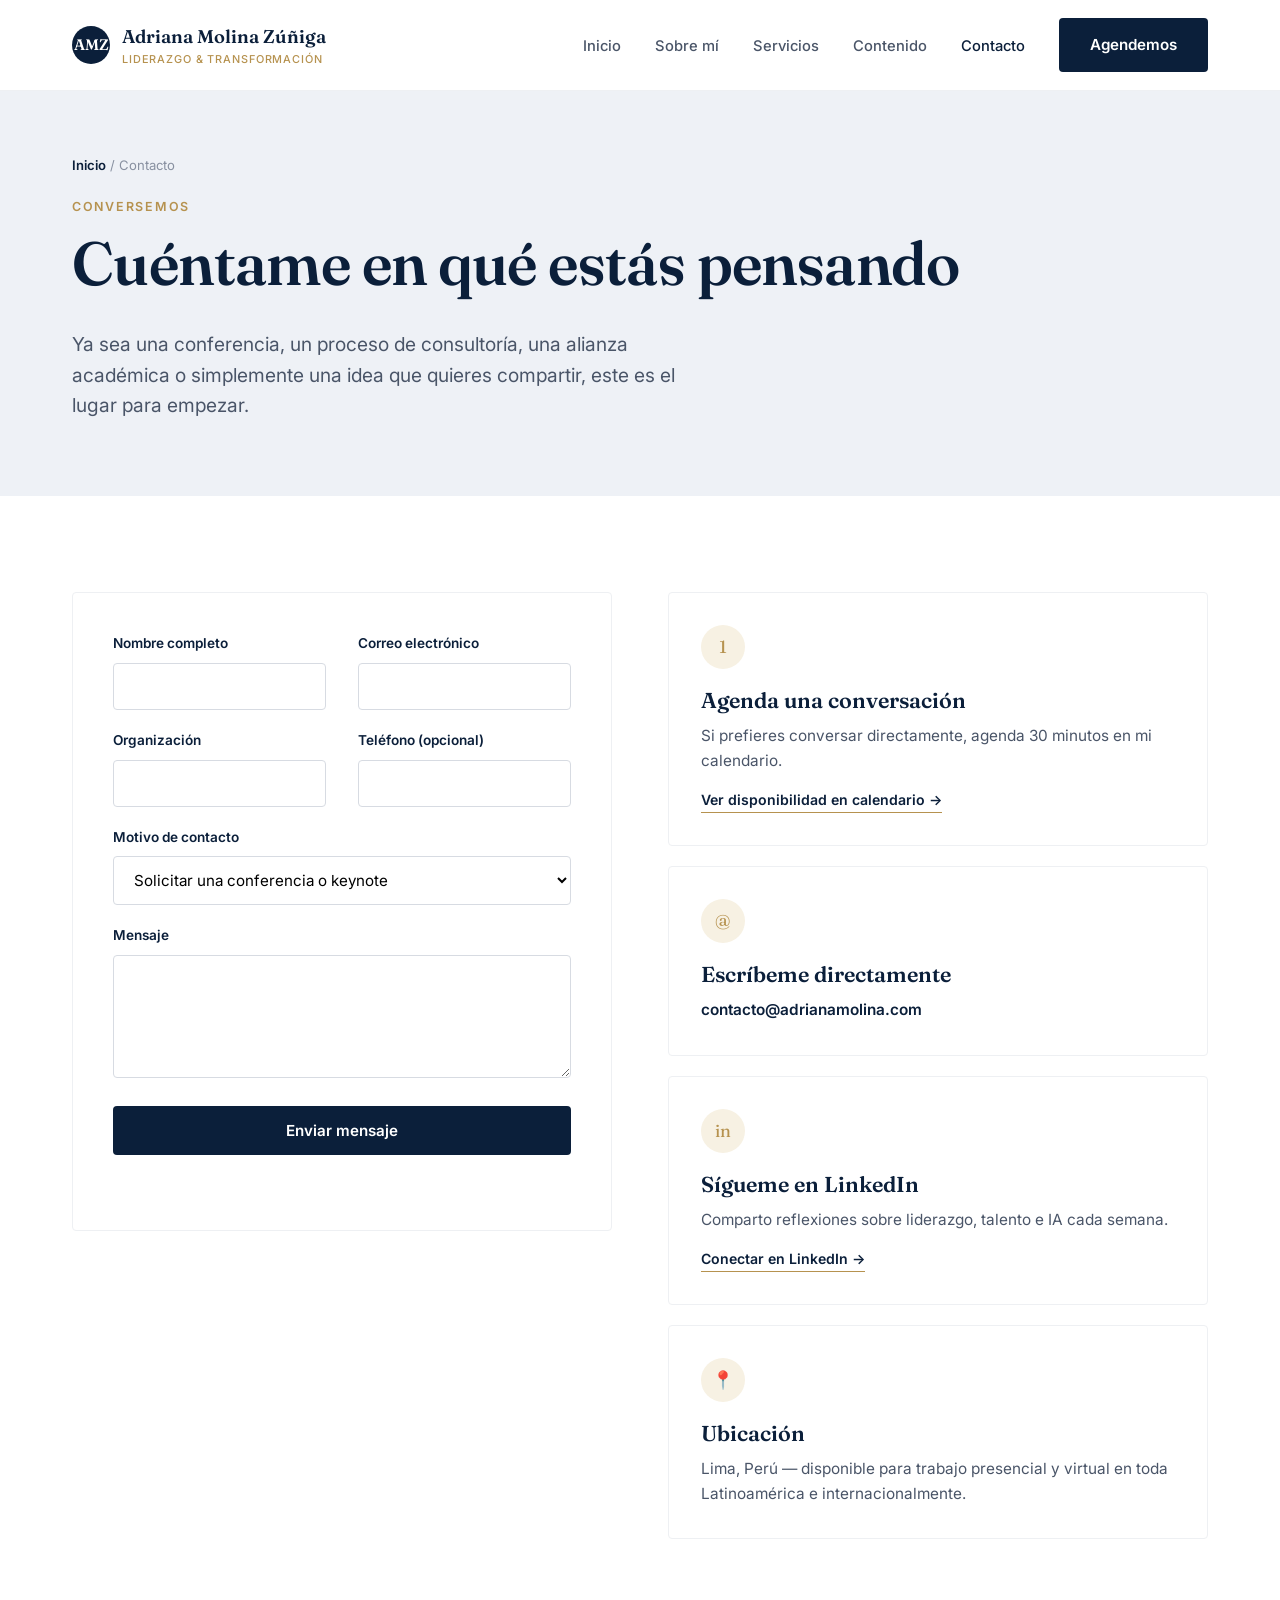
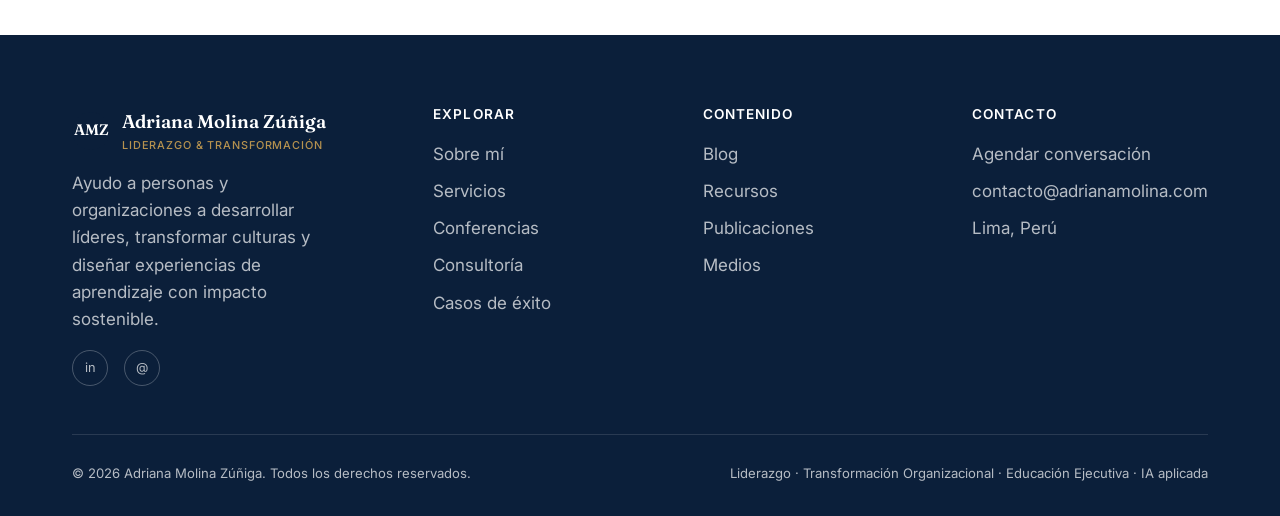
<file: contacto.html>
<!DOCTYPE html>
<html lang="es">
<head>
<meta charset="UTF-8">
<meta name="viewport" content="width=device-width, initial-scale=1.0">
<title>Contacto | Adriana Molina Zúñiga</title>
<meta name="description" content="Contacta a Adriana Molina Zúñiga para conferencias, consultoría en transformación organizacional, docencia ejecutiva o alianzas académicas.">
<link rel="preconnect" href="https://fonts.googleapis.com">
<link rel="preconnect" href="https://fonts.gstatic.com" crossorigin>
<link href="https://fonts.googleapis.com/css2?family=Fraunces:opsz,wght@9..144,500;9..144,600;9..144,700&family=Inter:wght@400;500;600;700&display=swap" rel="stylesheet">
<link rel="stylesheet" href="css/styles.css">
</head>
<body>

<header class="site-header">
  <div class="nav-wrap">
    <a href="index.html" class="brand">
      <span class="brand-mark">AMZ</span>
      <span>Adriana Molina Zúñiga<small>Liderazgo &amp; Transformación</small></span>
    </a>
    <nav class="main-nav">
      <ul>
        <li><a href="index.html" class="nav-link">Inicio</a></li>
        <li><a href="sobre-mi.html" class="nav-link">Sobre mí</a></li>
        <li class="has-dropdown">
          <a href="servicios.html" class="nav-link">Servicios</a>
          <div class="dropdown">
            <a href="servicios.html">Todos los servicios</a>
            <a href="conferencias.html">Conferencias &amp; Keynotes</a>
            <a href="consultoria.html">Consultoría</a>
          </div>
        </li>
        <li class="has-dropdown">
          <a href="blog.html" class="nav-link">Contenido</a>
          <div class="dropdown">
            <a href="blog.html">Blog</a>
            <a href="casos-de-exito.html">Casos de éxito</a>
            <a href="recursos.html">Recursos</a>
            <a href="publicaciones.html">Publicaciones</a>
            <a href="medios.html">Medios</a>
          </div>
        </li>
        <li><a href="contacto.html" class="nav-link">Contacto</a></li>
      </ul>
      <a href="contacto.html" class="btn btn-primary nav-cta">Agendemos</a>
    </nav>
    <button class="nav-toggle" aria-label="Abrir menú"><span></span><span></span><span></span></button>
  </div>
</header>

<main>

  <section class="page-header">
    <div class="container">
      <div class="breadcrumb"><a href="index.html">Inicio</a> / Contacto</div>
      <span class="eyebrow">Conversemos</span>
      <h1>Cuéntame en qué estás pensando</h1>
      <p class="lede">Ya sea una conferencia, un proceso de consultoría, una alianza académica o simplemente una idea que quieres compartir, este es el lugar para empezar.</p>
    </div>
  </section>

  <section>
    <div class="container">
      <div class="grid grid-2" style="gap:56px; align-items:start;">

        <div class="reveal">
          <form data-contact-form class="card" style="padding:40px;" novalidate>
            <input type="text" name="website" class="hp-field" tabindex="-1" autocomplete="off" aria-hidden="true">
            <div class="grid grid-2">
              <div class="form-field">
                <label for="c-name">Nombre completo</label>
                <input type="text" id="c-name" name="name" required>
              </div>
              <div class="form-field">
                <label for="c-email">Correo electrónico</label>
                <input type="email" id="c-email" name="email" required>
              </div>
            </div>
            <div class="grid grid-2">
              <div class="form-field">
                <label for="c-org">Organización</label>
                <input type="text" id="c-org" name="org">
              </div>
              <div class="form-field">
                <label for="c-phone">Teléfono (opcional)</label>
                <input type="tel" id="c-phone" name="phone">
              </div>
            </div>
            <div class="form-field">
              <label for="c-interest">Motivo de contacto</label>
              <select id="c-interest" name="interest">
                <option>Solicitar una conferencia o keynote</option>
                <option>Consultoría en transformación organizacional</option>
                <option>Docencia ejecutiva</option>
                <option>Alianza académica / internacionalización</option>
                <option>Prensa o medios</option>
                <option>Otro</option>
              </select>
            </div>
            <div class="form-field">
              <label for="c-message">Mensaje</label>
              <textarea id="c-message" name="message" rows="5" required></textarea>
            </div>
            <button type="submit" class="btn btn-primary" style="width:100%; justify-content:center;">Enviar mensaje</button>
            <p class="form-status text-center" role="status" aria-live="polite"></p>
          </form>
        </div>

        <div class="reveal">
          <div class="card" style="margin-bottom:20px;">
            <div class="icon">1</div>
            <h3>Agenda una conversación</h3>
            <p>Si prefieres conversar directamente, agenda 30 minutos en mi calendario.</p>
            <a href="#" class="card-link">Ver disponibilidad en calendario →</a>
          </div>
          <div class="card" style="margin-bottom:20px;">
            <div class="icon">@</div>
            <h3>Escríbeme directamente</h3>
            <p><a href="mailto:contacto@adrianamolina.com" style="color:var(--navy); font-weight:600;">contacto@adrianamolina.com</a></p>
          </div>
          <div class="card" style="margin-bottom:20px;">
            <div class="icon">in</div>
            <h3>Sígueme en LinkedIn</h3>
            <p>Comparto reflexiones sobre liderazgo, talento e IA cada semana.</p>
            <a href="https://linkedin.com" target="_blank" rel="noopener" class="card-link">Conectar en LinkedIn →</a>
          </div>
          <div class="card">
            <div class="icon">📍</div>
            <h3>Ubicación</h3>
            <p style="margin-bottom:0;">Lima, Perú — disponible para trabajo presencial y virtual en toda Latinoamérica e internacionalmente.</p>
          </div>
        </div>

      </div>
    </div>
  </section>

</main>

<footer class="site-footer">
  <div class="container">
    <div class="footer-grid">
      <div>
        <div class="brand" style="color:#fff;margin-bottom:16px;">
          <span class="brand-mark">AMZ</span>
          <span>Adriana Molina Zúñiga<small>Liderazgo &amp; Transformación</small></span>
        </div>
        <p style="max-width:280px;">Ayudo a personas y organizaciones a desarrollar líderes, transformar culturas y diseñar experiencias de aprendizaje con impacto sostenible.</p>
        <div class="social-row">
          <a href="https://linkedin.com" target="_blank" rel="noopener" aria-label="LinkedIn">in</a>
          <a href="mailto:contacto@adrianamolina.com" aria-label="Email">@</a>
        </div>
      </div>
      <div>
        <h4>Explorar</h4>
        <ul>
          <li><a href="sobre-mi.html">Sobre mí</a></li>
          <li><a href="servicios.html">Servicios</a></li>
          <li><a href="conferencias.html">Conferencias</a></li>
          <li><a href="consultoria.html">Consultoría</a></li>
          <li><a href="casos-de-exito.html">Casos de éxito</a></li>
        </ul>
      </div>
      <div>
        <h4>Contenido</h4>
        <ul>
          <li><a href="blog.html">Blog</a></li>
          <li><a href="recursos.html">Recursos</a></li>
          <li><a href="publicaciones.html">Publicaciones</a></li>
          <li><a href="medios.html">Medios</a></li>
        </ul>
      </div>
      <div>
        <h4>Contacto</h4>
        <ul>
          <li><a href="contacto.html">Agendar conversación</a></li>
          <li><a href="mailto:contacto@adrianamolina.com">contacto@adrianamolina.com</a></li>
          <li>Lima, Perú</li>
        </ul>
      </div>
    </div>
    <div class="footer-bottom">
      <span>© 2026 Adriana Molina Zúñiga. Todos los derechos reservados.</span>
      <span>Liderazgo · Transformación Organizacional · Educación Ejecutiva · IA aplicada</span>
    </div>
  </div>
</footer>
<script src="js/main.js"></script>
</body>
</html>
</file>
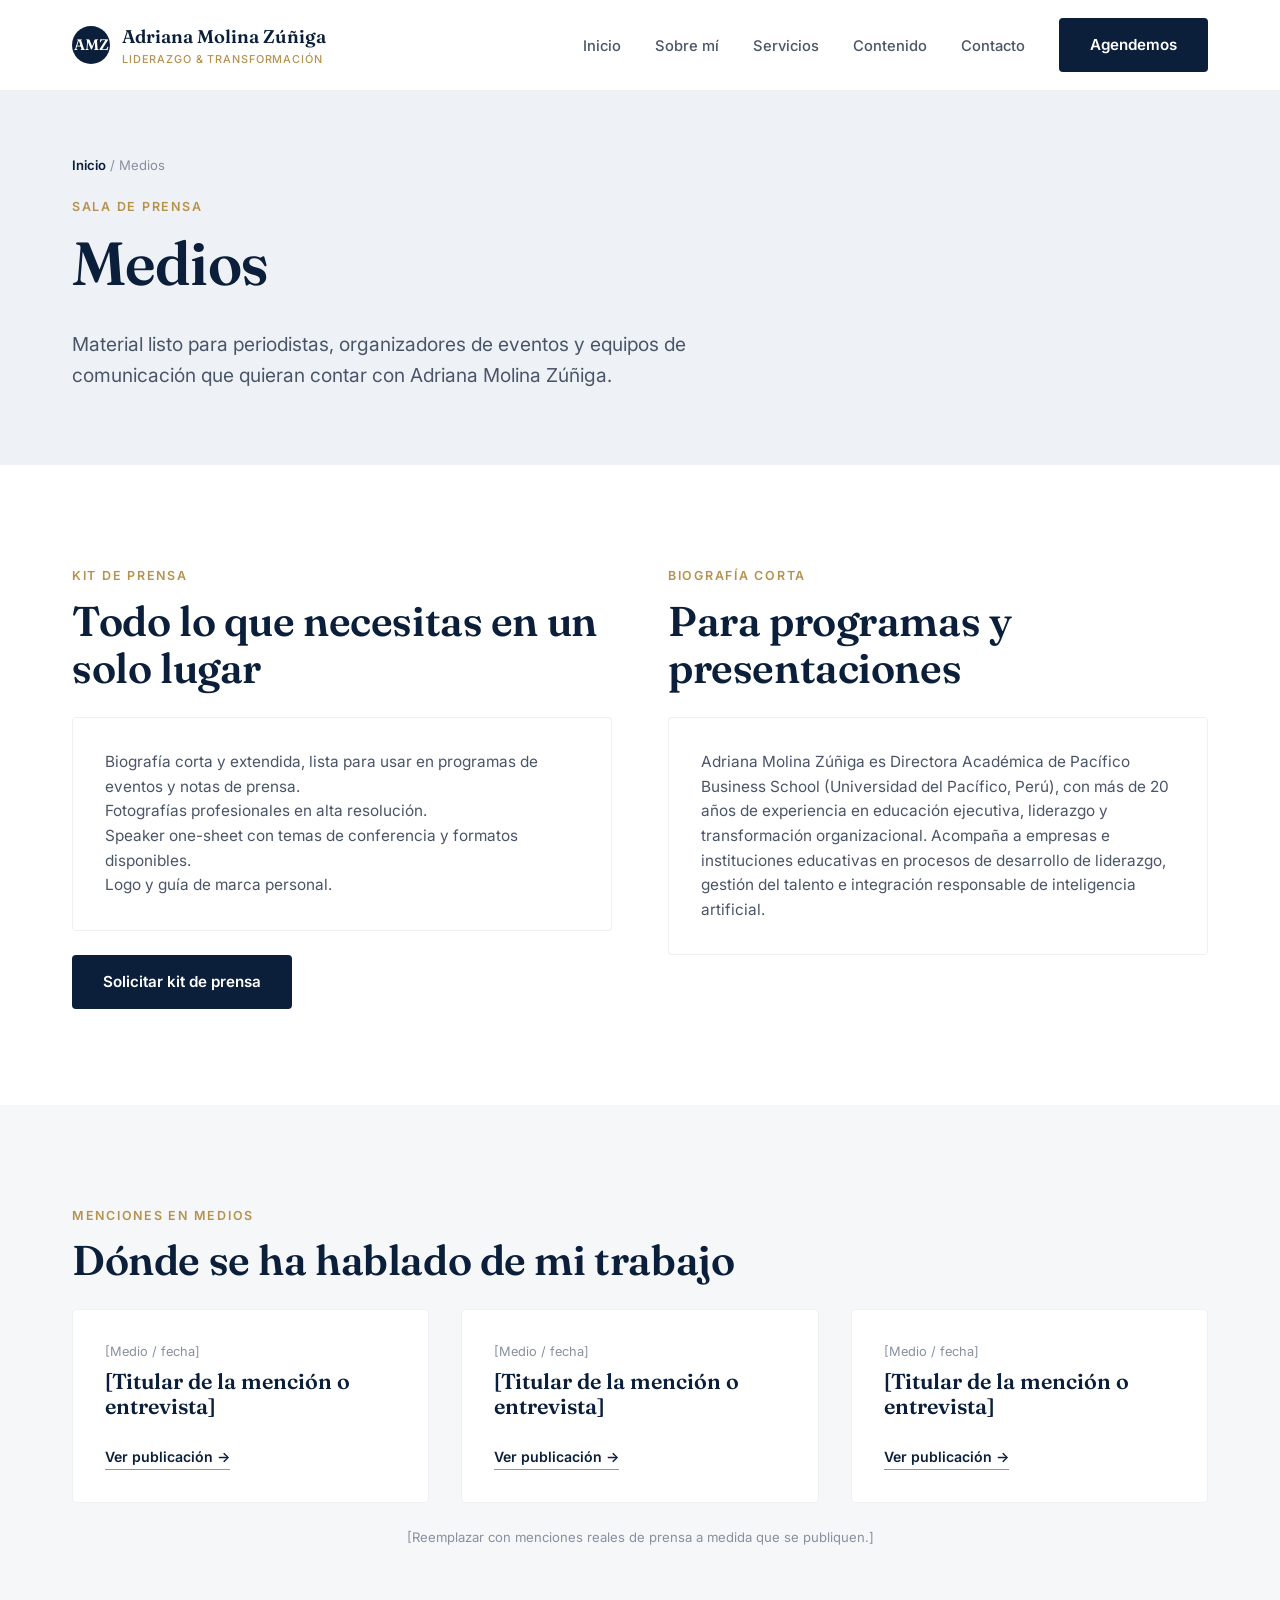
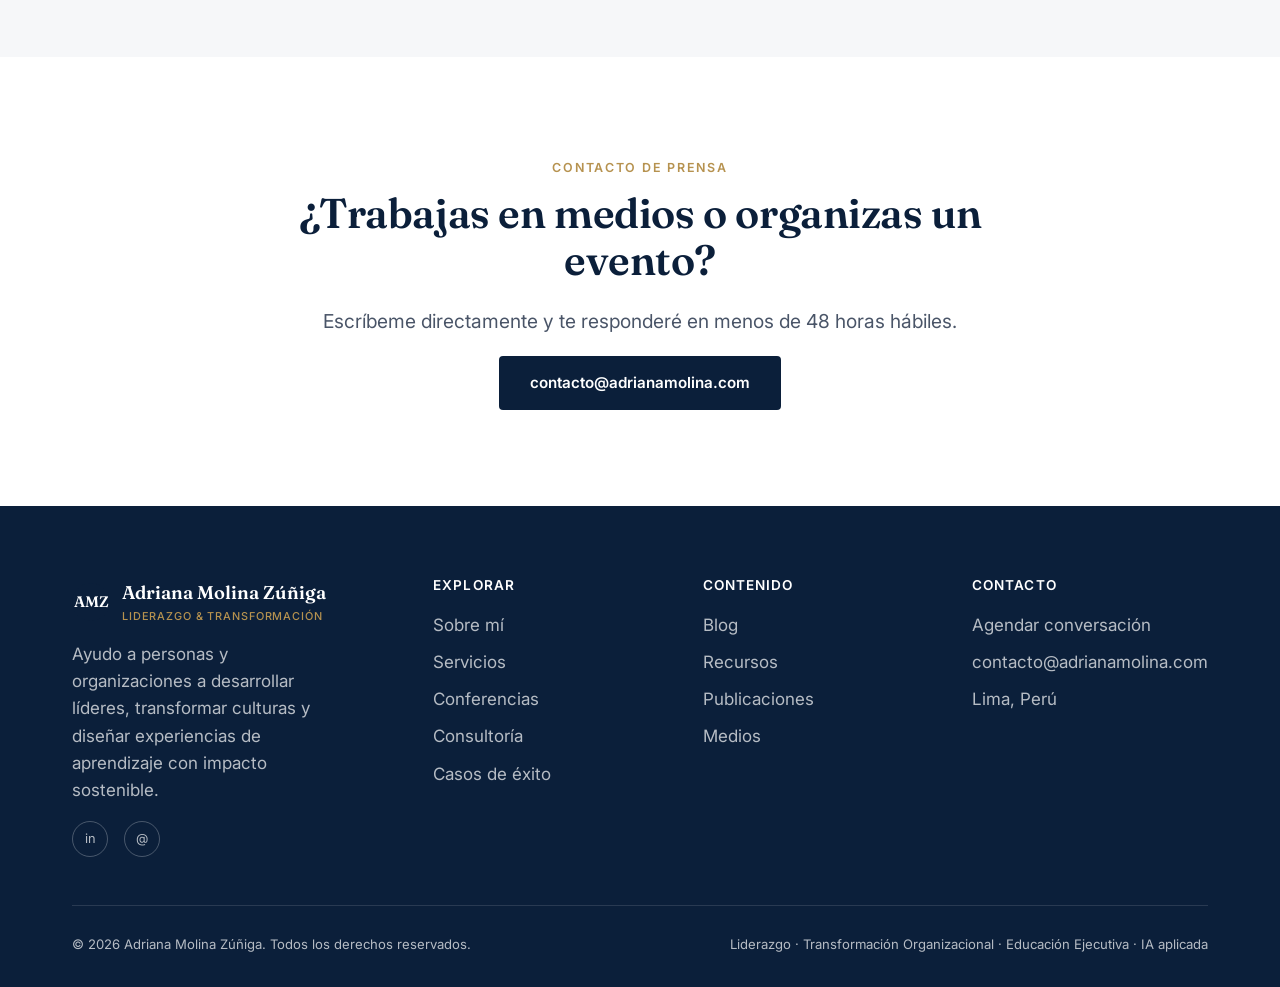
<file: medios.html>
<!DOCTYPE html>
<html lang="es">
<head>
<meta charset="UTF-8">
<meta name="viewport" content="width=device-width, initial-scale=1.0">
<title>Medios | Adriana Molina Zúñiga</title>
<meta name="description" content="Kit de prensa, menciones en medios y material de speaker de Adriana Molina Zúñiga, especialista en liderazgo y transformación organizacional.">
<link rel="preconnect" href="https://fonts.googleapis.com">
<link rel="preconnect" href="https://fonts.gstatic.com" crossorigin>
<link href="https://fonts.googleapis.com/css2?family=Fraunces:opsz,wght@9..144,500;9..144,600;9..144,700&family=Inter:wght@400;500;600;700&display=swap" rel="stylesheet">
<link rel="stylesheet" href="css/styles.css">
</head>
<body>

<header class="site-header">
  <div class="nav-wrap">
    <a href="index.html" class="brand">
      <span class="brand-mark">AMZ</span>
      <span>Adriana Molina Zúñiga<small>Liderazgo &amp; Transformación</small></span>
    </a>
    <nav class="main-nav">
      <ul>
        <li><a href="index.html" class="nav-link">Inicio</a></li>
        <li><a href="sobre-mi.html" class="nav-link">Sobre mí</a></li>
        <li class="has-dropdown">
          <a href="servicios.html" class="nav-link">Servicios</a>
          <div class="dropdown">
            <a href="servicios.html">Todos los servicios</a>
            <a href="conferencias.html">Conferencias &amp; Keynotes</a>
            <a href="consultoria.html">Consultoría</a>
          </div>
        </li>
        <li class="has-dropdown">
          <a href="blog.html" class="nav-link">Contenido</a>
          <div class="dropdown">
            <a href="blog.html">Blog</a>
            <a href="casos-de-exito.html">Casos de éxito</a>
            <a href="recursos.html">Recursos</a>
            <a href="publicaciones.html">Publicaciones</a>
            <a href="medios.html">Medios</a>
          </div>
        </li>
        <li><a href="contacto.html" class="nav-link">Contacto</a></li>
      </ul>
      <a href="contacto.html" class="btn btn-primary nav-cta">Agendemos</a>
    </nav>
    <button class="nav-toggle" aria-label="Abrir menú"><span></span><span></span><span></span></button>
  </div>
</header>

<main>

  <section class="page-header">
    <div class="container">
      <div class="breadcrumb"><a href="index.html">Inicio</a> / Medios</div>
      <span class="eyebrow">Sala de prensa</span>
      <h1>Medios</h1>
      <p class="lede">Material listo para periodistas, organizadores de eventos y equipos de comunicación que quieran contar con Adriana Molina Zúñiga.</p>
    </div>
  </section>

  <section>
    <div class="container">
      <div class="grid grid-2" style="gap:56px; align-items:start;">
        <div class="reveal">
          <span class="eyebrow">Kit de prensa</span>
          <h2>Todo lo que necesitas en un solo lugar</h2>
          <div class="card" style="margin-top:24px;">
            <p>Biografía corta y extendida, lista para usar en programas de eventos y notas de prensa.</p>
            <p>Fotografías profesionales en alta resolución.</p>
            <p>Speaker one-sheet con temas de conferencia y formatos disponibles.</p>
            <p style="margin-bottom:0;">Logo y guía de marca personal.</p>
          </div>
          <div class="btn-row" style="margin-top:24px;">
            <a href="contacto.html" class="btn btn-primary">Solicitar kit de prensa</a>
          </div>
        </div>

        <div class="reveal">
          <span class="eyebrow">Biografía corta</span>
          <h2>Para programas y presentaciones</h2>
          <div class="card" style="margin-top:24px;">
            <p style="margin-bottom:0;">Adriana Molina Zúñiga es Directora Académica de Pacífico Business School (Universidad del Pacífico, Perú), con más de 20 años de experiencia en educación ejecutiva, liderazgo y transformación organizacional. Acompaña a empresas e instituciones educativas en procesos de desarrollo de liderazgo, gestión del talento e integración responsable de inteligencia artificial.</p>
          </div>
        </div>
      </div>
    </div>
  </section>

  <section class="bg-gray">
    <div class="container">
      <span class="eyebrow">Menciones en medios</span>
      <h2>Dónde se ha hablado de mi trabajo</h2>
      <div class="grid grid-3" style="margin-top:24px;">
        <div class="card reveal">
          <div class="article-meta">[Medio / fecha]</div>
          <h3>[Titular de la mención o entrevista]</h3>
          <a href="#" class="card-link">Ver publicación →</a>
        </div>
        <div class="card reveal">
          <div class="article-meta">[Medio / fecha]</div>
          <h3>[Titular de la mención o entrevista]</h3>
          <a href="#" class="card-link">Ver publicación →</a>
        </div>
        <div class="card reveal">
          <div class="article-meta">[Medio / fecha]</div>
          <h3>[Titular de la mención o entrevista]</h3>
          <a href="#" class="card-link">Ver publicación →</a>
        </div>
      </div>
      <p class="form-note text-center" style="margin-top:24px;">[Reemplazar con menciones reales de prensa a medida que se publiquen.]</p>
    </div>
  </section>

  <section>
    <div class="container-narrow text-center">
      <span class="eyebrow">Contacto de prensa</span>
      <h2>¿Trabajas en medios o organizas un evento?</h2>
      <p class="lede mx-auto">Escríbeme directamente y te responderé en menos de 48 horas hábiles.</p>
      <div class="btn-row" style="justify-content:center; margin-top:12px;">
        <a href="mailto:contacto@adrianamolina.com" class="btn btn-primary">contacto@adrianamolina.com</a>
      </div>
    </div>
  </section>

</main>

<footer class="site-footer">
  <div class="container">
    <div class="footer-grid">
      <div>
        <div class="brand" style="color:#fff;margin-bottom:16px;">
          <span class="brand-mark">AMZ</span>
          <span>Adriana Molina Zúñiga<small>Liderazgo &amp; Transformación</small></span>
        </div>
        <p style="max-width:280px;">Ayudo a personas y organizaciones a desarrollar líderes, transformar culturas y diseñar experiencias de aprendizaje con impacto sostenible.</p>
        <div class="social-row">
          <a href="https://linkedin.com" target="_blank" rel="noopener" aria-label="LinkedIn">in</a>
          <a href="mailto:contacto@adrianamolina.com" aria-label="Email">@</a>
        </div>
      </div>
      <div>
        <h4>Explorar</h4>
        <ul>
          <li><a href="sobre-mi.html">Sobre mí</a></li>
          <li><a href="servicios.html">Servicios</a></li>
          <li><a href="conferencias.html">Conferencias</a></li>
          <li><a href="consultoria.html">Consultoría</a></li>
          <li><a href="casos-de-exito.html">Casos de éxito</a></li>
        </ul>
      </div>
      <div>
        <h4>Contenido</h4>
        <ul>
          <li><a href="blog.html">Blog</a></li>
          <li><a href="recursos.html">Recursos</a></li>
          <li><a href="publicaciones.html">Publicaciones</a></li>
          <li><a href="medios.html">Medios</a></li>
        </ul>
      </div>
      <div>
        <h4>Contacto</h4>
        <ul>
          <li><a href="contacto.html">Agendar conversación</a></li>
          <li><a href="mailto:contacto@adrianamolina.com">contacto@adrianamolina.com</a></li>
          <li>Lima, Perú</li>
        </ul>
      </div>
    </div>
    <div class="footer-bottom">
      <span>© 2026 Adriana Molina Zúñiga. Todos los derechos reservados.</span>
      <span>Liderazgo · Transformación Organizacional · Educación Ejecutiva · IA aplicada</span>
    </div>
  </div>
</footer>
<script src="js/main.js"></script>
</body>
</html>
</file>
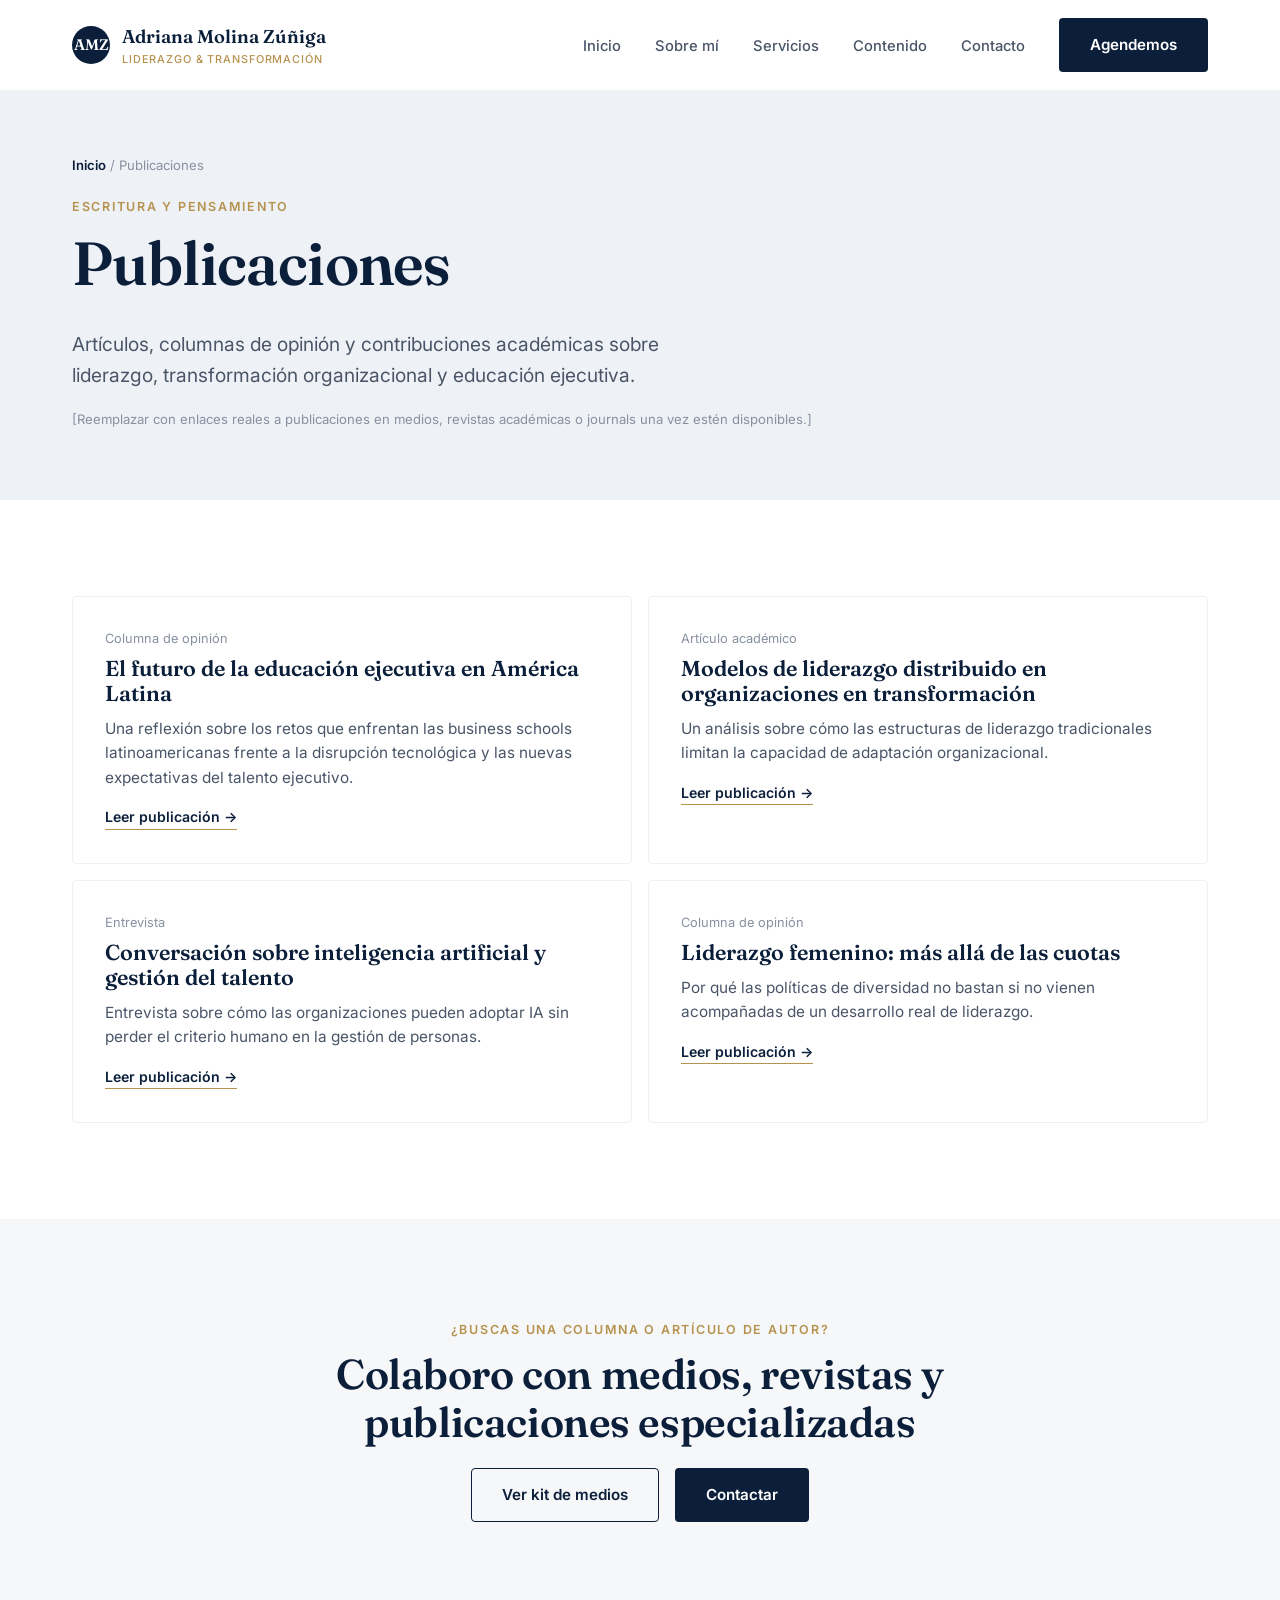
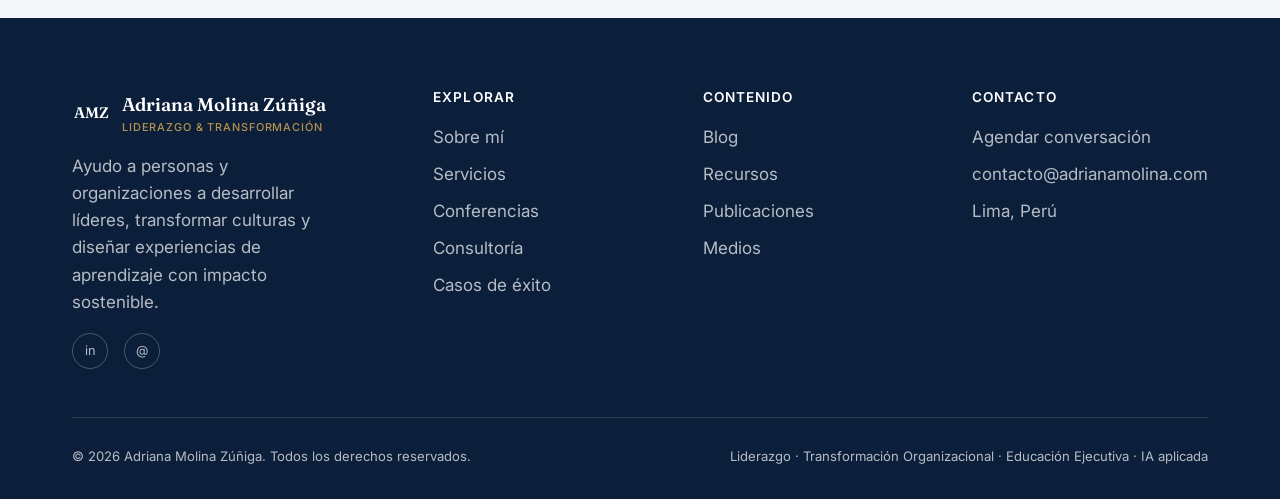
<file: publicaciones.html>
<!DOCTYPE html>
<html lang="es">
<head>
<meta charset="UTF-8">
<meta name="viewport" content="width=device-width, initial-scale=1.0">
<title>Publicaciones | Adriana Molina Zúñiga</title>
<meta name="description" content="Artículos, columnas y publicaciones de Adriana Molina Zúñiga sobre liderazgo, transformación organizacional y educación ejecutiva.">
<link rel="preconnect" href="https://fonts.googleapis.com">
<link rel="preconnect" href="https://fonts.gstatic.com" crossorigin>
<link href="https://fonts.googleapis.com/css2?family=Fraunces:opsz,wght@9..144,500;9..144,600;9..144,700&family=Inter:wght@400;500;600;700&display=swap" rel="stylesheet">
<link rel="stylesheet" href="css/styles.css">
</head>
<body>

<header class="site-header">
  <div class="nav-wrap">
    <a href="index.html" class="brand">
      <span class="brand-mark">AMZ</span>
      <span>Adriana Molina Zúñiga<small>Liderazgo &amp; Transformación</small></span>
    </a>
    <nav class="main-nav">
      <ul>
        <li><a href="index.html" class="nav-link">Inicio</a></li>
        <li><a href="sobre-mi.html" class="nav-link">Sobre mí</a></li>
        <li class="has-dropdown">
          <a href="servicios.html" class="nav-link">Servicios</a>
          <div class="dropdown">
            <a href="servicios.html">Todos los servicios</a>
            <a href="conferencias.html">Conferencias &amp; Keynotes</a>
            <a href="consultoria.html">Consultoría</a>
          </div>
        </li>
        <li class="has-dropdown">
          <a href="blog.html" class="nav-link">Contenido</a>
          <div class="dropdown">
            <a href="blog.html">Blog</a>
            <a href="casos-de-exito.html">Casos de éxito</a>
            <a href="recursos.html">Recursos</a>
            <a href="publicaciones.html">Publicaciones</a>
            <a href="medios.html">Medios</a>
          </div>
        </li>
        <li><a href="contacto.html" class="nav-link">Contacto</a></li>
      </ul>
      <a href="contacto.html" class="btn btn-primary nav-cta">Agendemos</a>
    </nav>
    <button class="nav-toggle" aria-label="Abrir menú"><span></span><span></span><span></span></button>
  </div>
</header>

<main>

  <section class="page-header">
    <div class="container">
      <div class="breadcrumb"><a href="index.html">Inicio</a> / Publicaciones</div>
      <span class="eyebrow">Escritura y pensamiento</span>
      <h1>Publicaciones</h1>
      <p class="lede">Artículos, columnas de opinión y contribuciones académicas sobre liderazgo, transformación organizacional y educación ejecutiva.</p>
      <p class="form-note">[Reemplazar con enlaces reales a publicaciones en medios, revistas académicas o journals una vez estén disponibles.]</p>
    </div>
  </section>

  <section>
    <div class="container">
      <div class="grid grid-2 gap-sm">

        <div class="card reveal">
          <div class="article-meta">Columna de opinión</div>
          <h3>El futuro de la educación ejecutiva en América Latina</h3>
          <p>Una reflexión sobre los retos que enfrentan las business schools latinoamericanas frente a la disrupción tecnológica y las nuevas expectativas del talento ejecutivo.</p>
          <a href="#" class="card-link">Leer publicación →</a>
        </div>

        <div class="card reveal">
          <div class="article-meta">Artículo académico</div>
          <h3>Modelos de liderazgo distribuido en organizaciones en transformación</h3>
          <p>Un análisis sobre cómo las estructuras de liderazgo tradicionales limitan la capacidad de adaptación organizacional.</p>
          <a href="#" class="card-link">Leer publicación →</a>
        </div>

        <div class="card reveal">
          <div class="article-meta">Entrevista</div>
          <h3>Conversación sobre inteligencia artificial y gestión del talento</h3>
          <p>Entrevista sobre cómo las organizaciones pueden adoptar IA sin perder el criterio humano en la gestión de personas.</p>
          <a href="#" class="card-link">Leer publicación →</a>
        </div>

        <div class="card reveal">
          <div class="article-meta">Columna de opinión</div>
          <h3>Liderazgo femenino: más allá de las cuotas</h3>
          <p>Por qué las políticas de diversidad no bastan si no vienen acompañadas de un desarrollo real de liderazgo.</p>
          <a href="#" class="card-link">Leer publicación →</a>
        </div>

      </div>
    </div>
  </section>

  <section class="bg-gray">
    <div class="container-narrow text-center">
      <span class="eyebrow">¿Buscas una columna o artículo de autor?</span>
      <h2>Colaboro con medios, revistas y publicaciones especializadas</h2>
      <div class="btn-row" style="justify-content:center; margin-top:12px;">
        <a href="medios.html" class="btn btn-outline">Ver kit de medios</a>
        <a href="contacto.html" class="btn btn-primary">Contactar</a>
      </div>
    </div>
  </section>

</main>

<footer class="site-footer">
  <div class="container">
    <div class="footer-grid">
      <div>
        <div class="brand" style="color:#fff;margin-bottom:16px;">
          <span class="brand-mark">AMZ</span>
          <span>Adriana Molina Zúñiga<small>Liderazgo &amp; Transformación</small></span>
        </div>
        <p style="max-width:280px;">Ayudo a personas y organizaciones a desarrollar líderes, transformar culturas y diseñar experiencias de aprendizaje con impacto sostenible.</p>
        <div class="social-row">
          <a href="https://linkedin.com" target="_blank" rel="noopener" aria-label="LinkedIn">in</a>
          <a href="mailto:contacto@adrianamolina.com" aria-label="Email">@</a>
        </div>
      </div>
      <div>
        <h4>Explorar</h4>
        <ul>
          <li><a href="sobre-mi.html">Sobre mí</a></li>
          <li><a href="servicios.html">Servicios</a></li>
          <li><a href="conferencias.html">Conferencias</a></li>
          <li><a href="consultoria.html">Consultoría</a></li>
          <li><a href="casos-de-exito.html">Casos de éxito</a></li>
        </ul>
      </div>
      <div>
        <h4>Contenido</h4>
        <ul>
          <li><a href="blog.html">Blog</a></li>
          <li><a href="recursos.html">Recursos</a></li>
          <li><a href="publicaciones.html">Publicaciones</a></li>
          <li><a href="medios.html">Medios</a></li>
        </ul>
      </div>
      <div>
        <h4>Contacto</h4>
        <ul>
          <li><a href="contacto.html">Agendar conversación</a></li>
          <li><a href="mailto:contacto@adrianamolina.com">contacto@adrianamolina.com</a></li>
          <li>Lima, Perú</li>
        </ul>
      </div>
    </div>
    <div class="footer-bottom">
      <span>© 2026 Adriana Molina Zúñiga. Todos los derechos reservados.</span>
      <span>Liderazgo · Transformación Organizacional · Educación Ejecutiva · IA aplicada</span>
    </div>
  </div>
</footer>
<script src="js/main.js"></script>
</body>
</html>
</file>
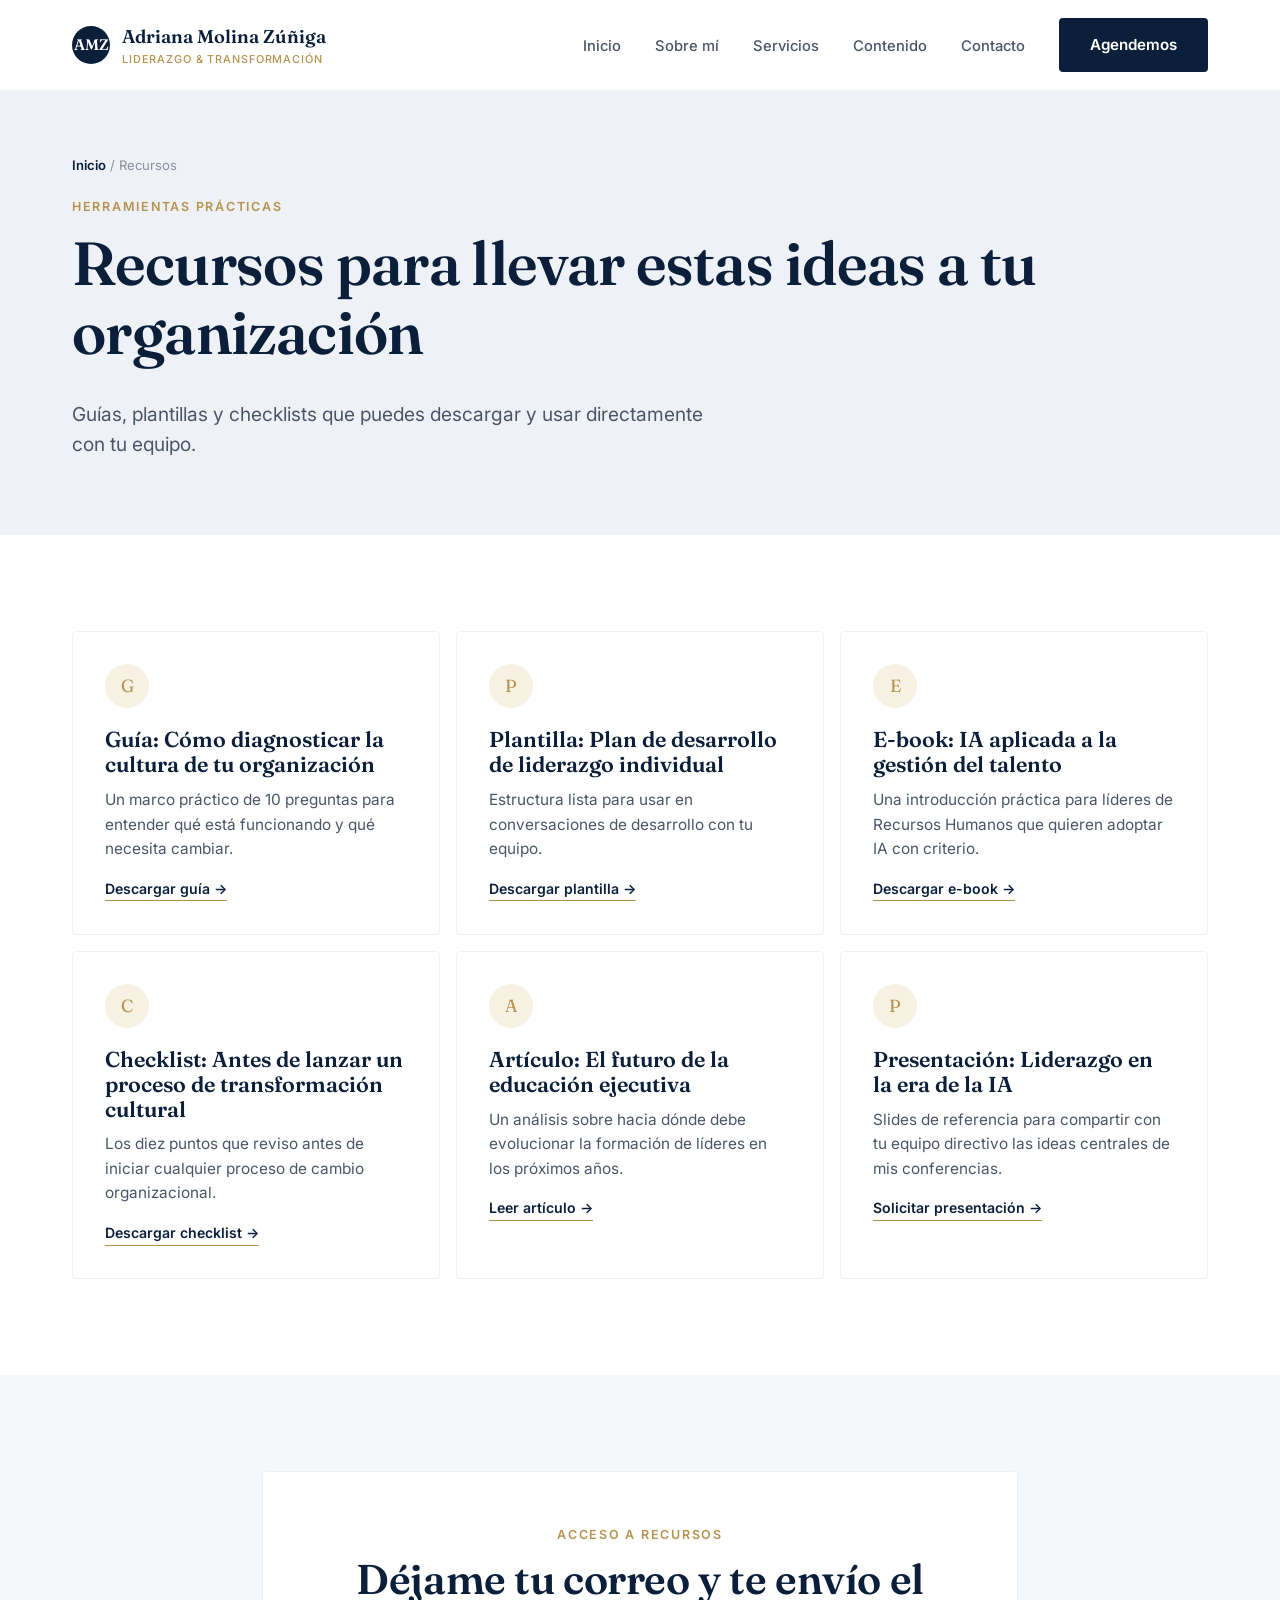
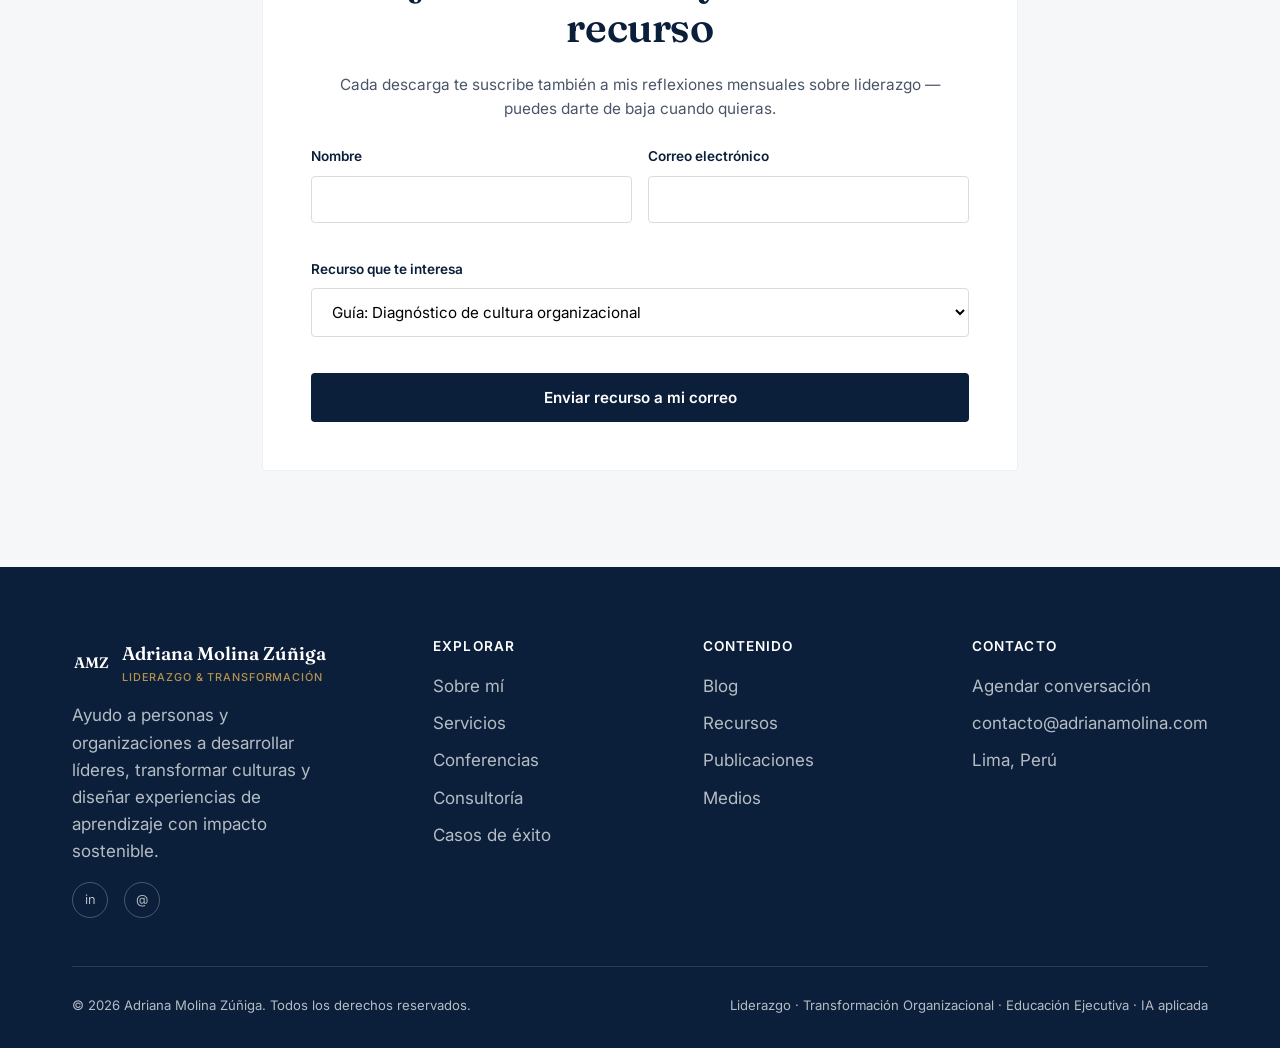
<file: recursos.html>
<!DOCTYPE html>
<html lang="es">
<head>
<meta charset="UTF-8">
<meta name="viewport" content="width=device-width, initial-scale=1.0">
<title>Recursos | Adriana Molina Zúñiga</title>
<meta name="description" content="Guías, plantillas, e-books y checklists gratuitos sobre liderazgo, transformación organizacional, gestión del talento e inteligencia artificial aplicada.">
<link rel="preconnect" href="https://fonts.googleapis.com">
<link rel="preconnect" href="https://fonts.gstatic.com" crossorigin>
<link href="https://fonts.googleapis.com/css2?family=Fraunces:opsz,wght@9..144,500;9..144,600;9..144,700&family=Inter:wght@400;500;600;700&display=swap" rel="stylesheet">
<link rel="stylesheet" href="css/styles.css">
</head>
<body>

<header class="site-header">
  <div class="nav-wrap">
    <a href="index.html" class="brand">
      <span class="brand-mark">AMZ</span>
      <span>Adriana Molina Zúñiga<small>Liderazgo &amp; Transformación</small></span>
    </a>
    <nav class="main-nav">
      <ul>
        <li><a href="index.html" class="nav-link">Inicio</a></li>
        <li><a href="sobre-mi.html" class="nav-link">Sobre mí</a></li>
        <li class="has-dropdown">
          <a href="servicios.html" class="nav-link">Servicios</a>
          <div class="dropdown">
            <a href="servicios.html">Todos los servicios</a>
            <a href="conferencias.html">Conferencias &amp; Keynotes</a>
            <a href="consultoria.html">Consultoría</a>
          </div>
        </li>
        <li class="has-dropdown">
          <a href="blog.html" class="nav-link">Contenido</a>
          <div class="dropdown">
            <a href="blog.html">Blog</a>
            <a href="casos-de-exito.html">Casos de éxito</a>
            <a href="recursos.html">Recursos</a>
            <a href="publicaciones.html">Publicaciones</a>
            <a href="medios.html">Medios</a>
          </div>
        </li>
        <li><a href="contacto.html" class="nav-link">Contacto</a></li>
      </ul>
      <a href="contacto.html" class="btn btn-primary nav-cta">Agendemos</a>
    </nav>
    <button class="nav-toggle" aria-label="Abrir menú"><span></span><span></span><span></span></button>
  </div>
</header>

<main>

  <section class="page-header">
    <div class="container">
      <div class="breadcrumb"><a href="index.html">Inicio</a> / Recursos</div>
      <span class="eyebrow">Herramientas prácticas</span>
      <h1>Recursos para llevar estas ideas a tu organización</h1>
      <p class="lede">Guías, plantillas y checklists que puedes descargar y usar directamente con tu equipo.</p>
    </div>
  </section>

  <section>
    <div class="container">
      <div class="grid grid-3 gap-sm">

        <div class="card reveal">
          <div class="icon">G</div>
          <h3>Guía: Cómo diagnosticar la cultura de tu organización</h3>
          <p>Un marco práctico de 10 preguntas para entender qué está funcionando y qué necesita cambiar.</p>
          <a href="contacto.html" class="card-link">Descargar guía →</a>
        </div>

        <div class="card reveal">
          <div class="icon">P</div>
          <h3>Plantilla: Plan de desarrollo de liderazgo individual</h3>
          <p>Estructura lista para usar en conversaciones de desarrollo con tu equipo.</p>
          <a href="contacto.html" class="card-link">Descargar plantilla →</a>
        </div>

        <div class="card reveal">
          <div class="icon">E</div>
          <h3>E-book: IA aplicada a la gestión del talento</h3>
          <p>Una introducción práctica para líderes de Recursos Humanos que quieren adoptar IA con criterio.</p>
          <a href="contacto.html" class="card-link">Descargar e-book →</a>
        </div>

        <div class="card reveal">
          <div class="icon">C</div>
          <h3>Checklist: Antes de lanzar un proceso de transformación cultural</h3>
          <p>Los diez puntos que reviso antes de iniciar cualquier proceso de cambio organizacional.</p>
          <a href="contacto.html" class="card-link">Descargar checklist →</a>
        </div>

        <div class="card reveal">
          <div class="icon">A</div>
          <h3>Artículo: El futuro de la educación ejecutiva</h3>
          <p>Un análisis sobre hacia dónde debe evolucionar la formación de líderes en los próximos años.</p>
          <a href="publicaciones.html" class="card-link">Leer artículo →</a>
        </div>

        <div class="card reveal">
          <div class="icon">P</div>
          <h3>Presentación: Liderazgo en la era de la IA</h3>
          <p>Slides de referencia para compartir con tu equipo directivo las ideas centrales de mis conferencias.</p>
          <a href="contacto.html" class="card-link">Solicitar presentación →</a>
        </div>

      </div>
    </div>
  </section>

  <section class="bg-gray">
    <div class="container-narrow">
      <div class="card" style="padding:48px;">
        <div class="text-center" style="margin-bottom:24px;">
          <span class="eyebrow">Acceso a recursos</span>
          <h2>Déjame tu correo y te envío el recurso</h2>
          <p class="lede mx-auto text-center">Cada descarga te suscribe también a mis reflexiones mensuales sobre liderazgo — puedes darte de baja cuando quieras.</p>
        </div>
        <form data-demo-form class="grid grid-2" style="gap:16px;">
          <div class="form-field">
            <label for="res-name">Nombre</label>
            <input type="text" id="res-name" name="name" required>
          </div>
          <div class="form-field">
            <label for="res-email">Correo electrónico</label>
            <input type="email" id="res-email" name="email" required>
          </div>
          <div class="form-field" style="grid-column: 1 / -1;">
            <label for="res-select">Recurso que te interesa</label>
            <select id="res-select" name="resource">
              <option>Guía: Diagnóstico de cultura organizacional</option>
              <option>Plantilla: Plan de desarrollo de liderazgo</option>
              <option>E-book: IA aplicada a la gestión del talento</option>
              <option>Checklist: Transformación cultural</option>
              <option>Presentación: Liderazgo en la era de la IA</option>
            </select>
          </div>
          <button type="submit" class="btn btn-primary" style="grid-column: 1 / -1; justify-content:center;">Enviar recurso a mi correo</button>
        </form>
      </div>
    </div>
  </section>

</main>

<footer class="site-footer">
  <div class="container">
    <div class="footer-grid">
      <div>
        <div class="brand" style="color:#fff;margin-bottom:16px;">
          <span class="brand-mark">AMZ</span>
          <span>Adriana Molina Zúñiga<small>Liderazgo &amp; Transformación</small></span>
        </div>
        <p style="max-width:280px;">Ayudo a personas y organizaciones a desarrollar líderes, transformar culturas y diseñar experiencias de aprendizaje con impacto sostenible.</p>
        <div class="social-row">
          <a href="https://linkedin.com" target="_blank" rel="noopener" aria-label="LinkedIn">in</a>
          <a href="mailto:contacto@adrianamolina.com" aria-label="Email">@</a>
        </div>
      </div>
      <div>
        <h4>Explorar</h4>
        <ul>
          <li><a href="sobre-mi.html">Sobre mí</a></li>
          <li><a href="servicios.html">Servicios</a></li>
          <li><a href="conferencias.html">Conferencias</a></li>
          <li><a href="consultoria.html">Consultoría</a></li>
          <li><a href="casos-de-exito.html">Casos de éxito</a></li>
        </ul>
      </div>
      <div>
        <h4>Contenido</h4>
        <ul>
          <li><a href="blog.html">Blog</a></li>
          <li><a href="recursos.html">Recursos</a></li>
          <li><a href="publicaciones.html">Publicaciones</a></li>
          <li><a href="medios.html">Medios</a></li>
        </ul>
      </div>
      <div>
        <h4>Contacto</h4>
        <ul>
          <li><a href="contacto.html">Agendar conversación</a></li>
          <li><a href="mailto:contacto@adrianamolina.com">contacto@adrianamolina.com</a></li>
          <li>Lima, Perú</li>
        </ul>
      </div>
    </div>
    <div class="footer-bottom">
      <span>© 2026 Adriana Molina Zúñiga. Todos los derechos reservados.</span>
      <span>Liderazgo · Transformación Organizacional · Educación Ejecutiva · IA aplicada</span>
    </div>
  </div>
</footer>
<script src="js/main.js"></script>
</body>
</html>
</file>
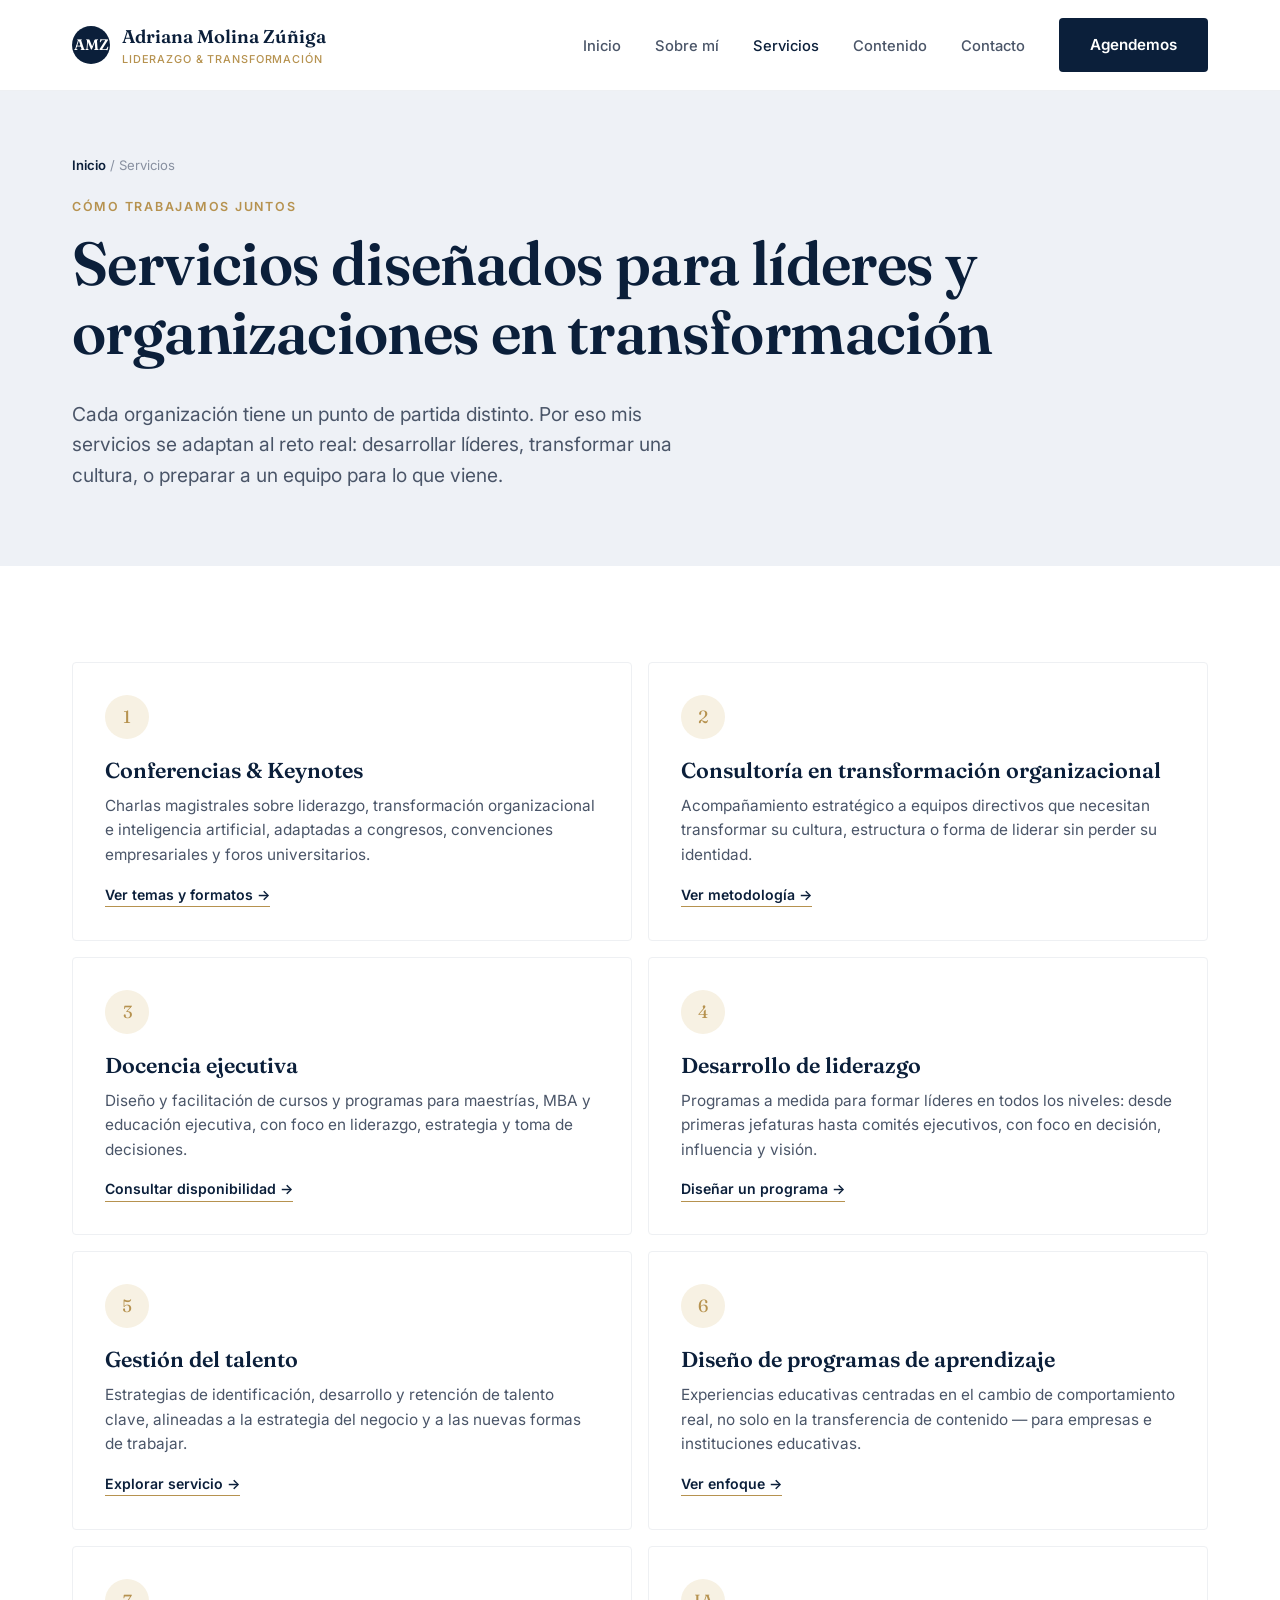
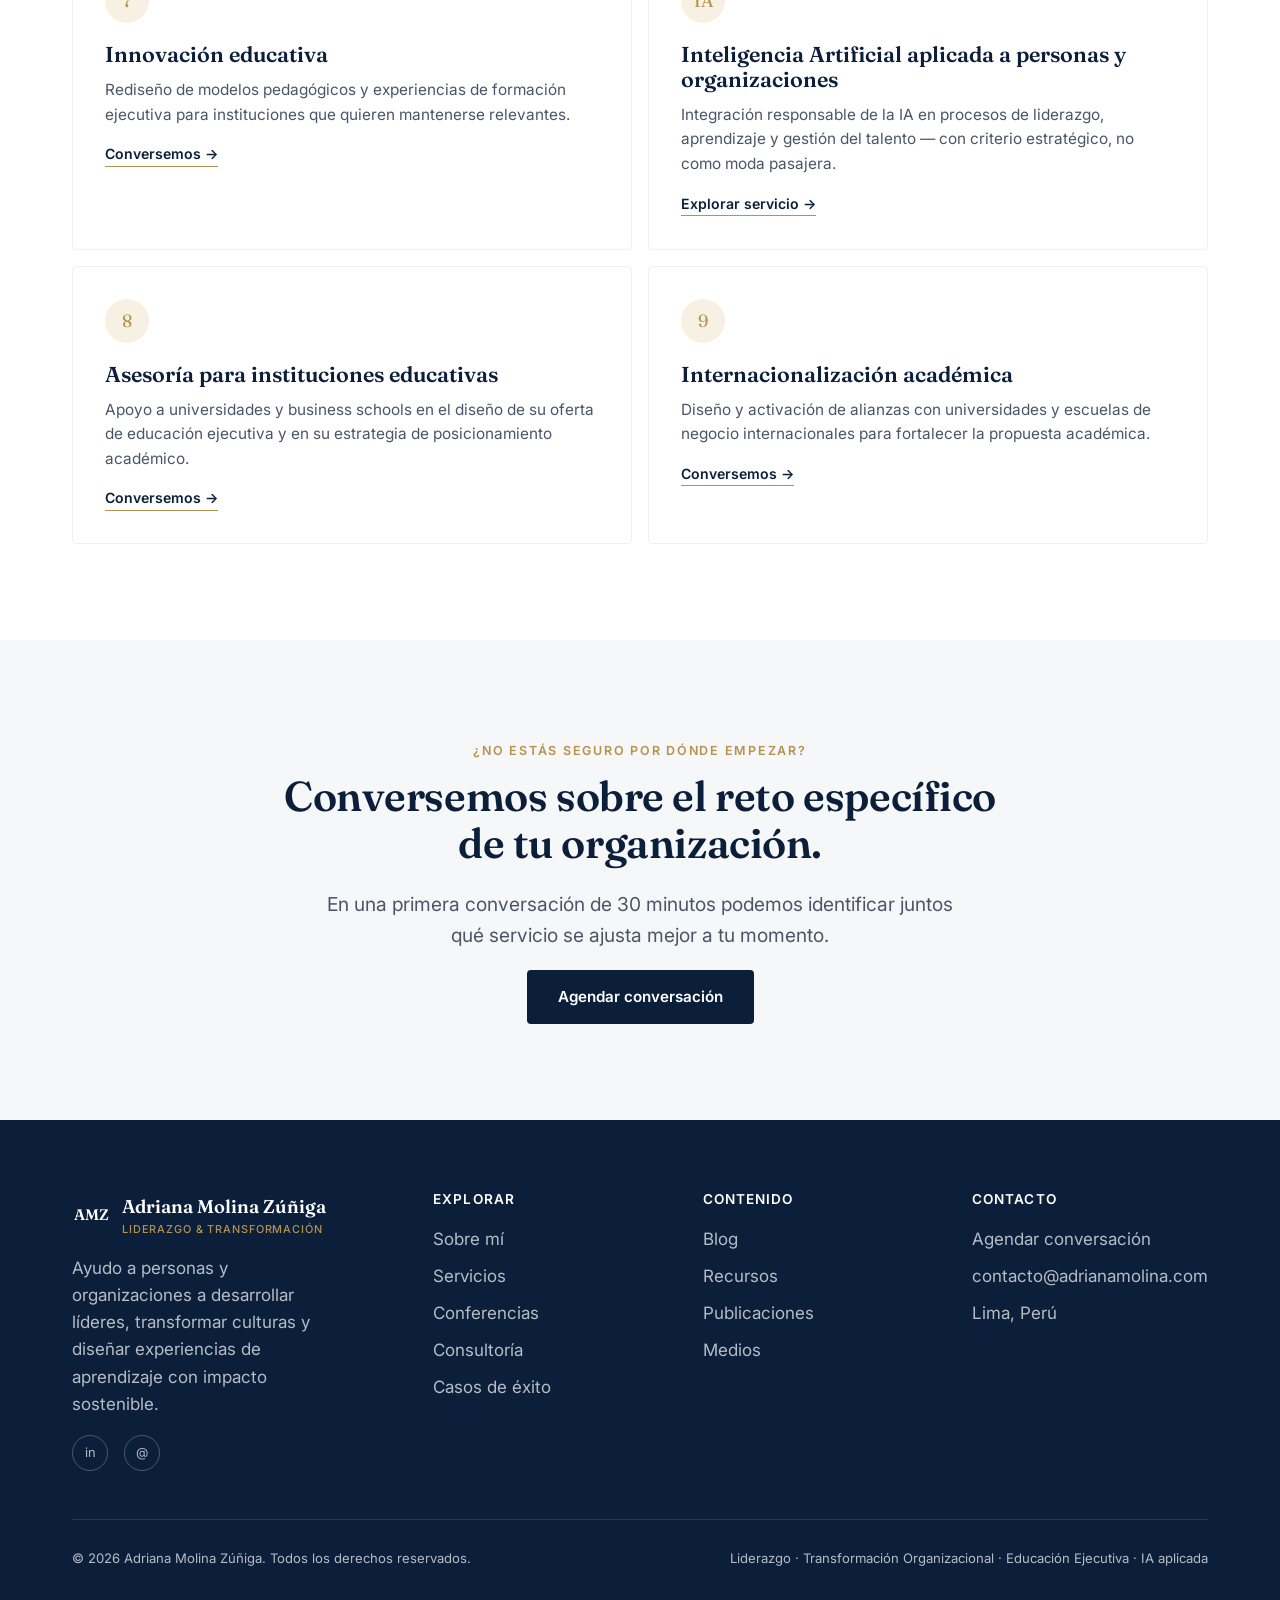
<file: servicios.html>
<!DOCTYPE html>
<html lang="es">
<head>
<meta charset="UTF-8">
<meta name="viewport" content="width=device-width, initial-scale=1.0">
<title>Servicios | Adriana Molina Zúñiga</title>
<meta name="description" content="Conferencias, consultoría en transformación organizacional, docencia ejecutiva, desarrollo de liderazgo, gestión del talento e IA aplicada a las organizaciones.">
<link rel="preconnect" href="https://fonts.googleapis.com">
<link rel="preconnect" href="https://fonts.gstatic.com" crossorigin>
<link href="https://fonts.googleapis.com/css2?family=Fraunces:opsz,wght@9..144,500;9..144,600;9..144,700&family=Inter:wght@400;500;600;700&display=swap" rel="stylesheet">
<link rel="stylesheet" href="css/styles.css">
</head>
<body>

<header class="site-header">
  <div class="nav-wrap">
    <a href="index.html" class="brand">
      <span class="brand-mark">AMZ</span>
      <span>Adriana Molina Zúñiga<small>Liderazgo &amp; Transformación</small></span>
    </a>
    <nav class="main-nav">
      <ul>
        <li><a href="index.html" class="nav-link">Inicio</a></li>
        <li><a href="sobre-mi.html" class="nav-link">Sobre mí</a></li>
        <li class="has-dropdown">
          <a href="servicios.html" class="nav-link">Servicios</a>
          <div class="dropdown">
            <a href="servicios.html">Todos los servicios</a>
            <a href="conferencias.html">Conferencias &amp; Keynotes</a>
            <a href="consultoria.html">Consultoría</a>
          </div>
        </li>
        <li class="has-dropdown">
          <a href="blog.html" class="nav-link">Contenido</a>
          <div class="dropdown">
            <a href="blog.html">Blog</a>
            <a href="casos-de-exito.html">Casos de éxito</a>
            <a href="recursos.html">Recursos</a>
            <a href="publicaciones.html">Publicaciones</a>
            <a href="medios.html">Medios</a>
          </div>
        </li>
        <li><a href="contacto.html" class="nav-link">Contacto</a></li>
      </ul>
      <a href="contacto.html" class="btn btn-primary nav-cta">Agendemos</a>
    </nav>
    <button class="nav-toggle" aria-label="Abrir menú"><span></span><span></span><span></span></button>
  </div>
</header>

<main>

  <section class="page-header">
    <div class="container">
      <div class="breadcrumb"><a href="index.html">Inicio</a> / Servicios</div>
      <span class="eyebrow">Cómo trabajamos juntos</span>
      <h1>Servicios diseñados para líderes y organizaciones en transformación</h1>
      <p class="lede">Cada organización tiene un punto de partida distinto. Por eso mis servicios se adaptan al reto real: desarrollar líderes, transformar una cultura, o preparar a un equipo para lo que viene.</p>
    </div>
  </section>

  <section>
    <div class="container">
      <div class="grid grid-2 gap-sm">

        <div class="card reveal">
          <div class="icon">1</div>
          <h3>Conferencias &amp; Keynotes</h3>
          <p>Charlas magistrales sobre liderazgo, transformación organizacional e inteligencia artificial, adaptadas a congresos, convenciones empresariales y foros universitarios.</p>
          <a href="conferencias.html" class="card-link">Ver temas y formatos →</a>
        </div>

        <div class="card reveal">
          <div class="icon">2</div>
          <h3>Consultoría en transformación organizacional</h3>
          <p>Acompañamiento estratégico a equipos directivos que necesitan transformar su cultura, estructura o forma de liderar sin perder su identidad.</p>
          <a href="consultoria.html" class="card-link">Ver metodología →</a>
        </div>

        <div class="card reveal">
          <div class="icon">3</div>
          <h3>Docencia ejecutiva</h3>
          <p>Diseño y facilitación de cursos y programas para maestrías, MBA y educación ejecutiva, con foco en liderazgo, estrategia y toma de decisiones.</p>
          <a href="contacto.html" class="card-link">Consultar disponibilidad →</a>
        </div>

        <div class="card reveal">
          <div class="icon">4</div>
          <h3>Desarrollo de liderazgo</h3>
          <p>Programas a medida para formar líderes en todos los niveles: desde primeras jefaturas hasta comités ejecutivos, con foco en decisión, influencia y visión.</p>
          <a href="contacto.html" class="card-link">Diseñar un programa →</a>
        </div>

        <div class="card reveal">
          <div class="icon">5</div>
          <h3>Gestión del talento</h3>
          <p>Estrategias de identificación, desarrollo y retención de talento clave, alineadas a la estrategia del negocio y a las nuevas formas de trabajar.</p>
          <a href="contacto.html" class="card-link">Explorar servicio →</a>
        </div>

        <div class="card reveal">
          <div class="icon">6</div>
          <h3>Diseño de programas de aprendizaje</h3>
          <p>Experiencias educativas centradas en el cambio de comportamiento real, no solo en la transferencia de contenido — para empresas e instituciones educativas.</p>
          <a href="contacto.html" class="card-link">Ver enfoque →</a>
        </div>

        <div class="card reveal">
          <div class="icon">7</div>
          <h3>Innovación educativa</h3>
          <p>Rediseño de modelos pedagógicos y experiencias de formación ejecutiva para instituciones que quieren mantenerse relevantes.</p>
          <a href="contacto.html" class="card-link">Conversemos →</a>
        </div>

        <div class="card reveal">
          <div class="icon">IA</div>
          <h3>Inteligencia Artificial aplicada a personas y organizaciones</h3>
          <p>Integración responsable de la IA en procesos de liderazgo, aprendizaje y gestión del talento — con criterio estratégico, no como moda pasajera.</p>
          <a href="contacto.html" class="card-link">Explorar servicio →</a>
        </div>

        <div class="card reveal">
          <div class="icon">8</div>
          <h3>Asesoría para instituciones educativas</h3>
          <p>Apoyo a universidades y business schools en el diseño de su oferta de educación ejecutiva y en su estrategia de posicionamiento académico.</p>
          <a href="contacto.html" class="card-link">Conversemos →</a>
        </div>

        <div class="card reveal">
          <div class="icon">9</div>
          <h3>Internacionalización académica</h3>
          <p>Diseño y activación de alianzas con universidades y escuelas de negocio internacionales para fortalecer la propuesta académica.</p>
          <a href="contacto.html" class="card-link">Conversemos →</a>
        </div>

      </div>
    </div>
  </section>

  <section class="bg-gray">
    <div class="container-narrow text-center">
      <span class="eyebrow">¿No estás seguro por dónde empezar?</span>
      <h2>Conversemos sobre el reto específico de tu organización.</h2>
      <p class="lede mx-auto">En una primera conversación de 30 minutos podemos identificar juntos qué servicio se ajusta mejor a tu momento.</p>
      <div class="btn-row" style="justify-content:center; margin-top:12px;">
        <a href="contacto.html" class="btn btn-primary">Agendar conversación</a>
      </div>
    </div>
  </section>

</main>

<footer class="site-footer">
  <div class="container">
    <div class="footer-grid">
      <div>
        <div class="brand" style="color:#fff;margin-bottom:16px;">
          <span class="brand-mark">AMZ</span>
          <span>Adriana Molina Zúñiga<small>Liderazgo &amp; Transformación</small></span>
        </div>
        <p style="max-width:280px;">Ayudo a personas y organizaciones a desarrollar líderes, transformar culturas y diseñar experiencias de aprendizaje con impacto sostenible.</p>
        <div class="social-row">
          <a href="https://linkedin.com" target="_blank" rel="noopener" aria-label="LinkedIn">in</a>
          <a href="mailto:contacto@adrianamolina.com" aria-label="Email">@</a>
        </div>
      </div>
      <div>
        <h4>Explorar</h4>
        <ul>
          <li><a href="sobre-mi.html">Sobre mí</a></li>
          <li><a href="servicios.html">Servicios</a></li>
          <li><a href="conferencias.html">Conferencias</a></li>
          <li><a href="consultoria.html">Consultoría</a></li>
          <li><a href="casos-de-exito.html">Casos de éxito</a></li>
        </ul>
      </div>
      <div>
        <h4>Contenido</h4>
        <ul>
          <li><a href="blog.html">Blog</a></li>
          <li><a href="recursos.html">Recursos</a></li>
          <li><a href="publicaciones.html">Publicaciones</a></li>
          <li><a href="medios.html">Medios</a></li>
        </ul>
      </div>
      <div>
        <h4>Contacto</h4>
        <ul>
          <li><a href="contacto.html">Agendar conversación</a></li>
          <li><a href="mailto:contacto@adrianamolina.com">contacto@adrianamolina.com</a></li>
          <li>Lima, Perú</li>
        </ul>
      </div>
    </div>
    <div class="footer-bottom">
      <span>© 2026 Adriana Molina Zúñiga. Todos los derechos reservados.</span>
      <span>Liderazgo · Transformación Organizacional · Educación Ejecutiva · IA aplicada</span>
    </div>
  </div>
</footer>
<script src="js/main.js"></script>
</body>
</html>
</file>
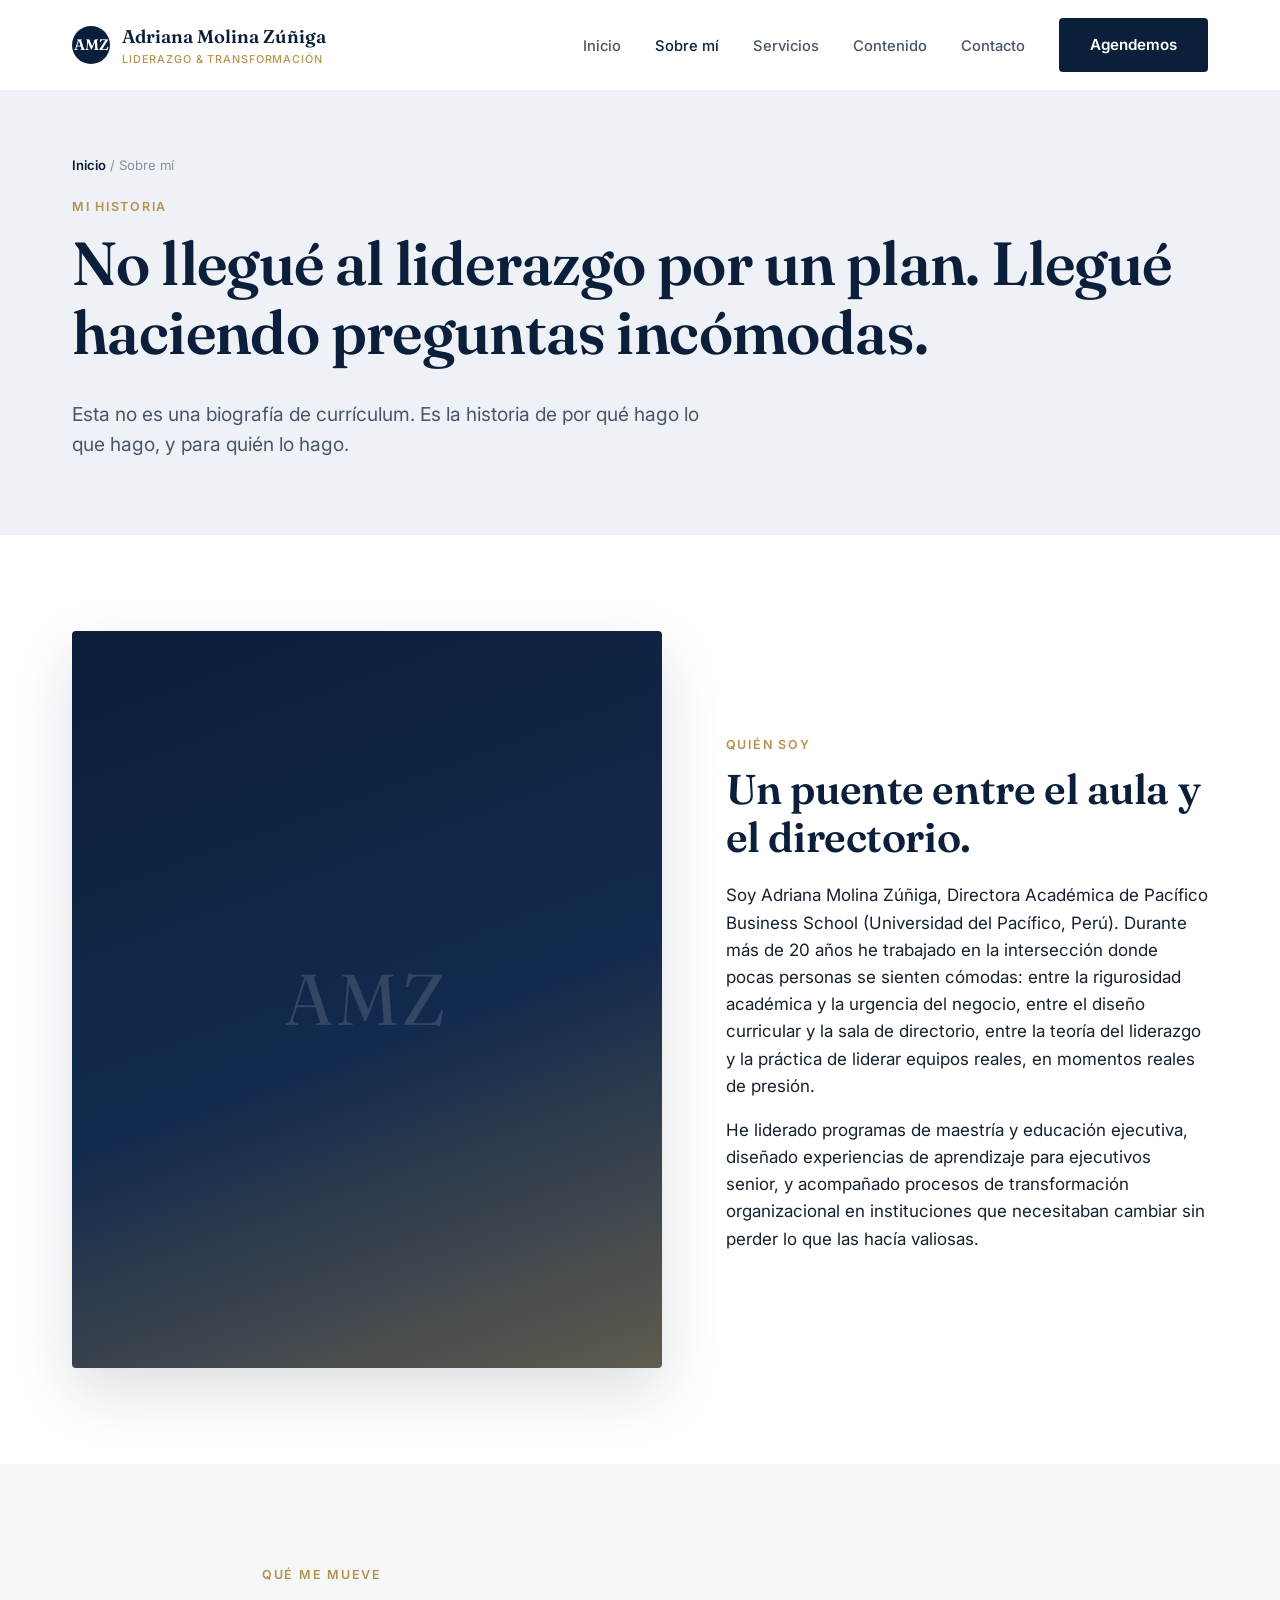
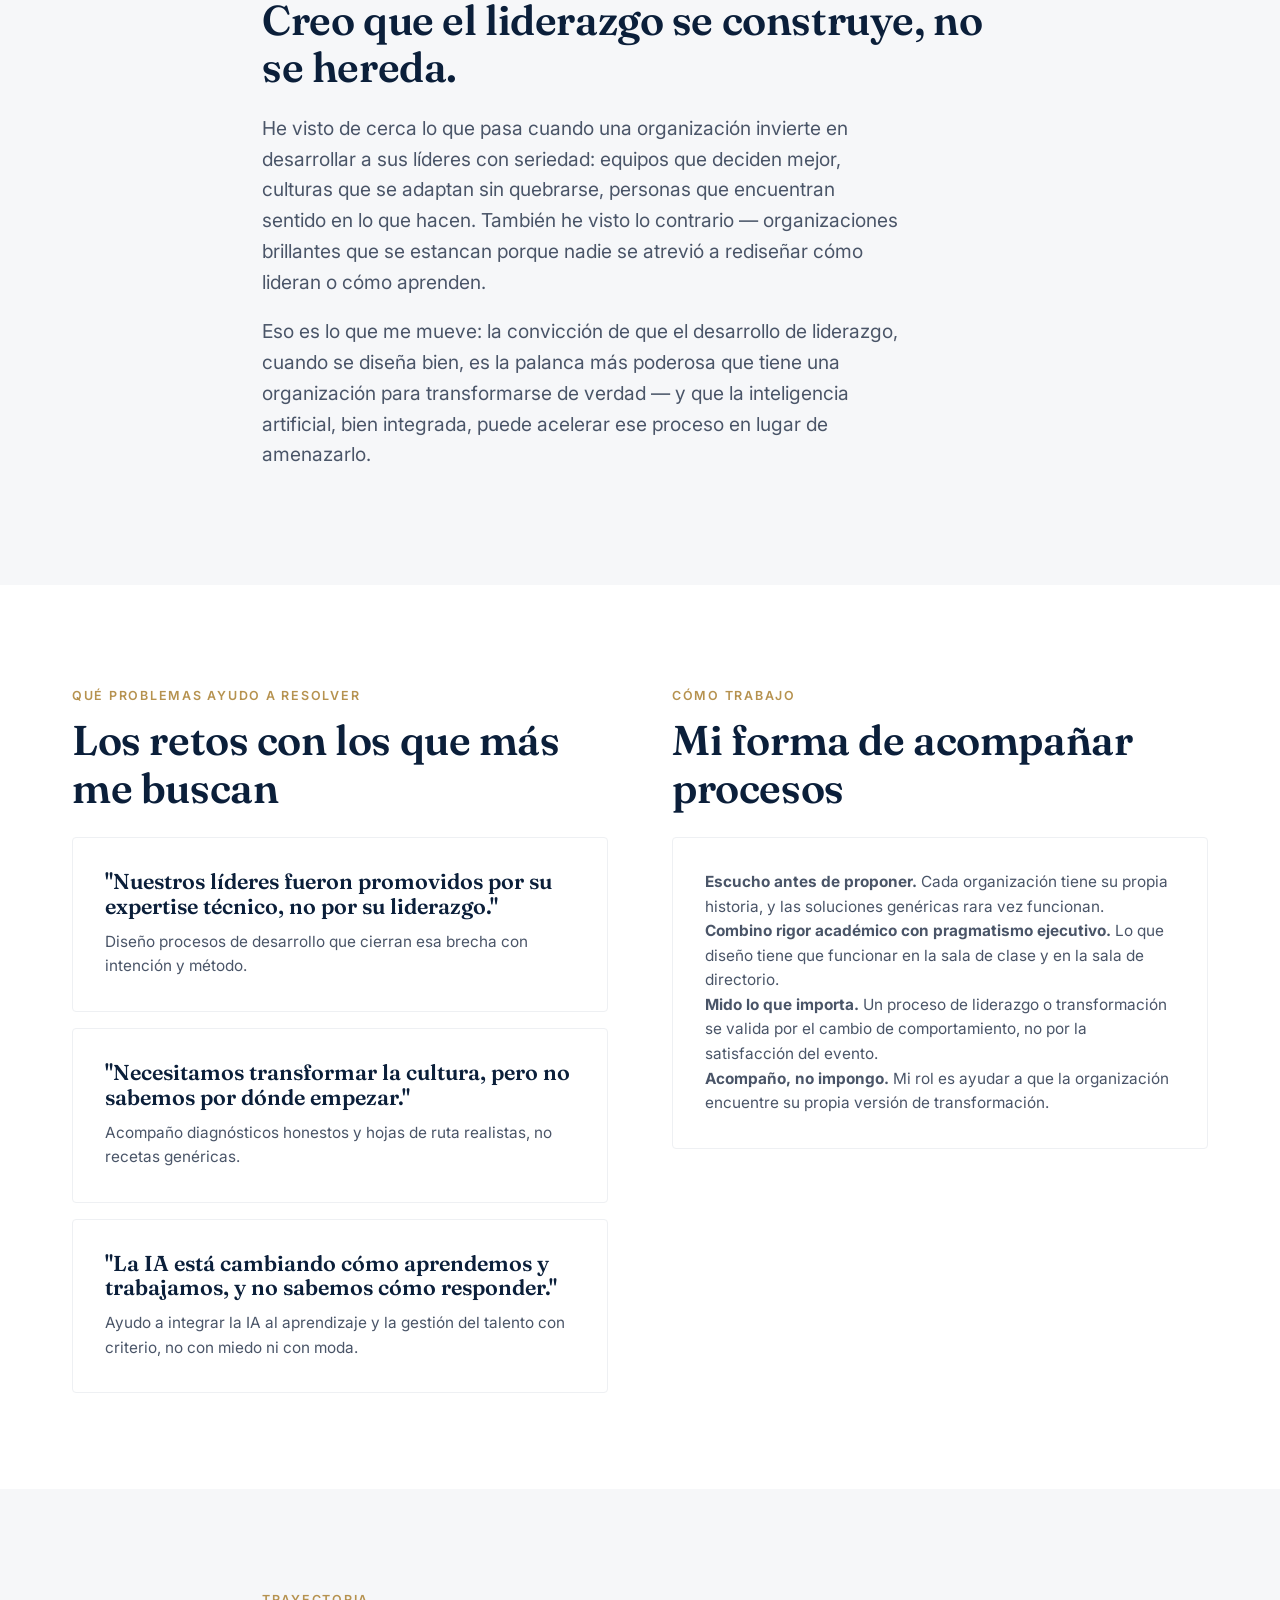
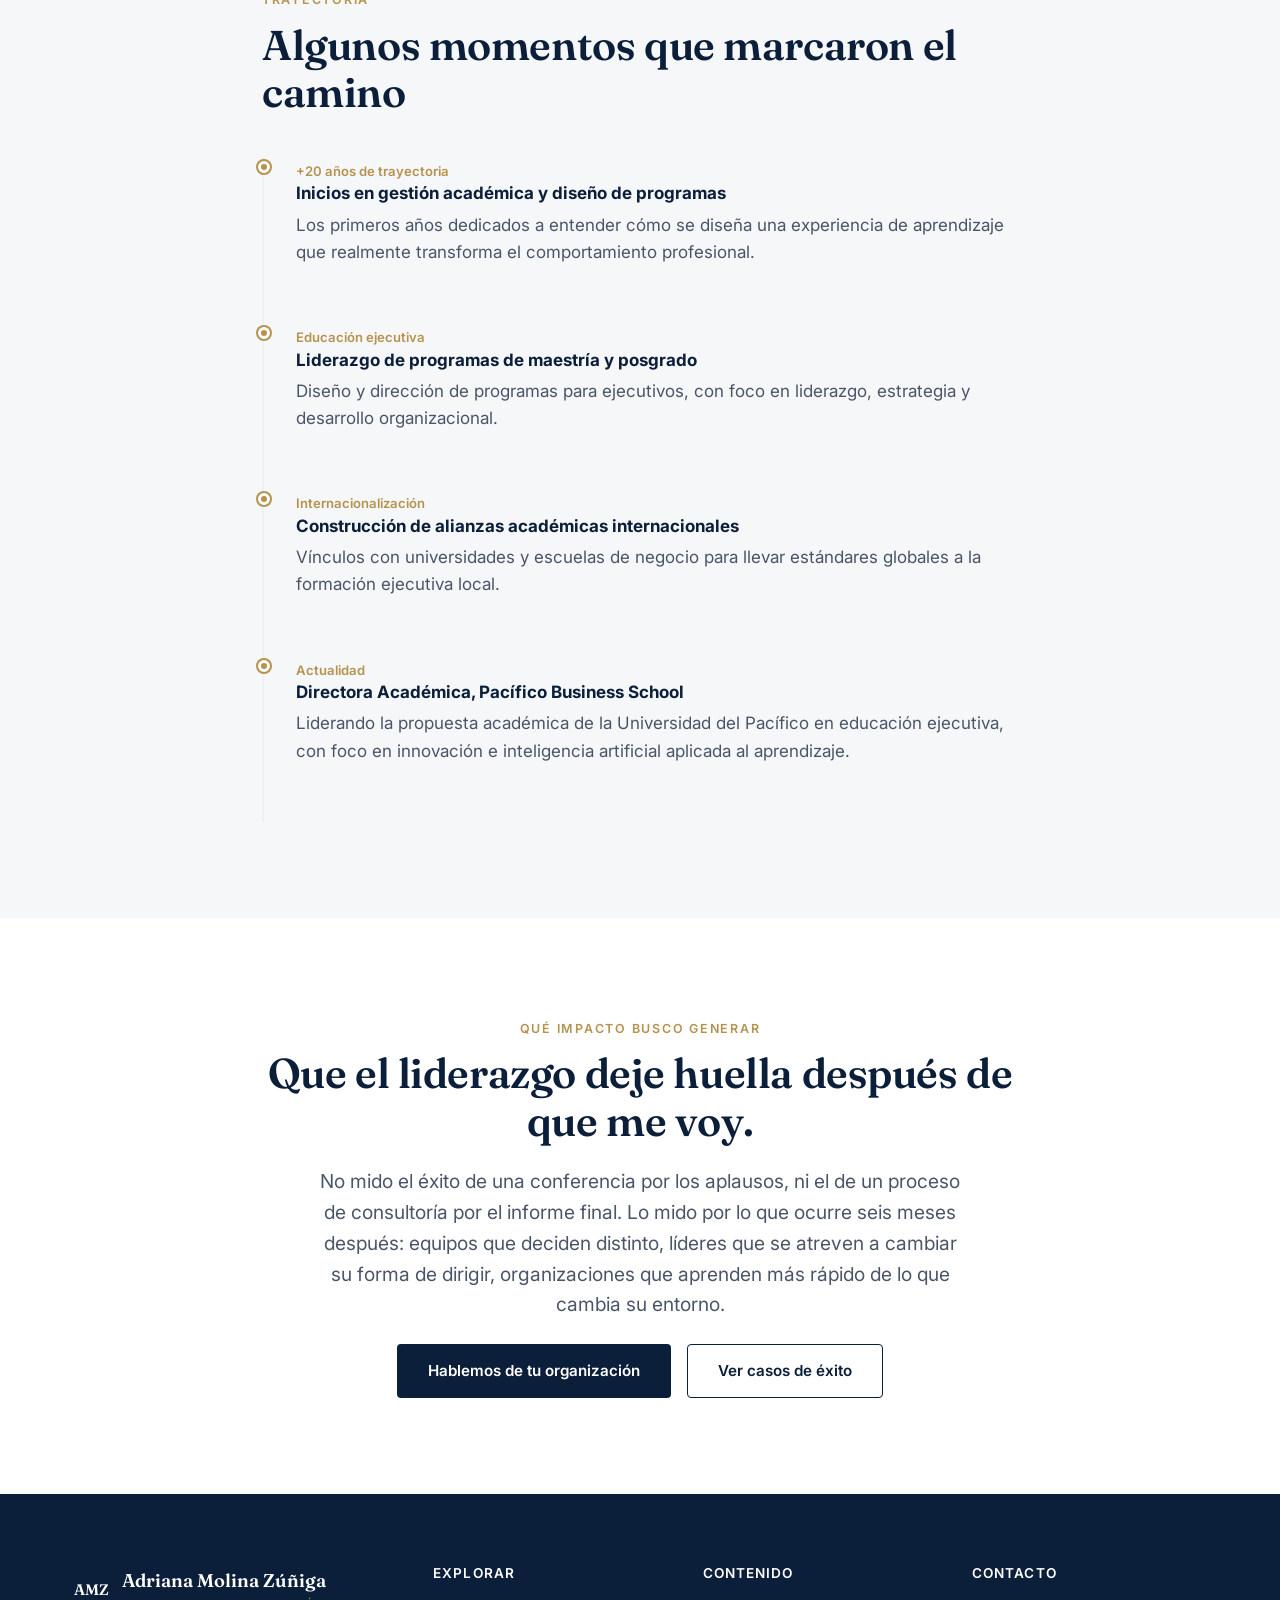
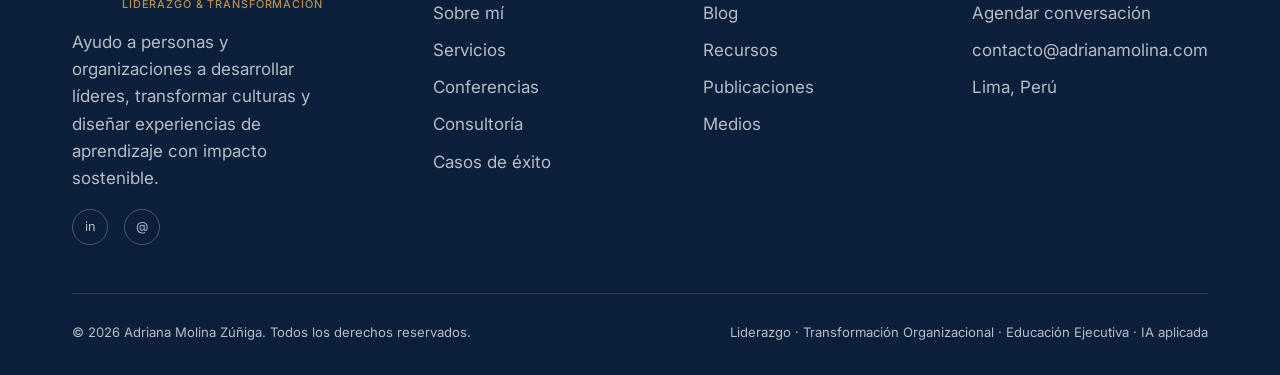
<file: sobre-mi.html>
<!DOCTYPE html>
<html lang="es">
<head>
<meta charset="UTF-8">
<meta name="viewport" content="width=device-width, initial-scale=1.0">
<title>Sobre mí | Adriana Molina Zúñiga</title>
<meta name="description" content="Conoce la historia de Adriana Molina Zúñiga: quién es, qué la mueve, qué problemas ayuda a resolver y cómo trabaja con líderes y organizaciones.">
<link rel="preconnect" href="https://fonts.googleapis.com">
<link rel="preconnect" href="https://fonts.gstatic.com" crossorigin>
<link href="https://fonts.googleapis.com/css2?family=Fraunces:opsz,wght@9..144,500;9..144,600;9..144,700&family=Inter:wght@400;500;600;700&display=swap" rel="stylesheet">
<link rel="stylesheet" href="css/styles.css">
</head>
<body>

<header class="site-header">
  <div class="nav-wrap">
    <a href="index.html" class="brand">
      <span class="brand-mark">AMZ</span>
      <span>Adriana Molina Zúñiga<small>Liderazgo &amp; Transformación</small></span>
    </a>
    <nav class="main-nav">
      <ul>
        <li><a href="index.html" class="nav-link">Inicio</a></li>
        <li><a href="sobre-mi.html" class="nav-link">Sobre mí</a></li>
        <li class="has-dropdown">
          <a href="servicios.html" class="nav-link">Servicios</a>
          <div class="dropdown">
            <a href="servicios.html">Todos los servicios</a>
            <a href="conferencias.html">Conferencias &amp; Keynotes</a>
            <a href="consultoria.html">Consultoría</a>
          </div>
        </li>
        <li class="has-dropdown">
          <a href="blog.html" class="nav-link">Contenido</a>
          <div class="dropdown">
            <a href="blog.html">Blog</a>
            <a href="casos-de-exito.html">Casos de éxito</a>
            <a href="recursos.html">Recursos</a>
            <a href="publicaciones.html">Publicaciones</a>
            <a href="medios.html">Medios</a>
          </div>
        </li>
        <li><a href="contacto.html" class="nav-link">Contacto</a></li>
      </ul>
      <a href="contacto.html" class="btn btn-primary nav-cta">Agendemos</a>
    </nav>
    <button class="nav-toggle" aria-label="Abrir menú"><span></span><span></span><span></span></button>
  </div>
</header>

<main>

  <section class="page-header">
    <div class="container">
      <div class="breadcrumb"><a href="index.html">Inicio</a> / Sobre mí</div>
      <span class="eyebrow">Mi historia</span>
      <h1>No llegué al liderazgo por un plan. Llegué haciendo preguntas incómodas.</h1>
      <p class="lede">Esta no es una biografía de currículum. Es la historia de por qué hago lo que hago, y para quién lo hago.</p>
    </div>
  </section>

  <section>
    <div class="container hero-grid">
      <div class="hero-photo reveal" role="img" aria-label="Fotografía profesional de Adriana Molina Zúñiga"></div>
      <div class="reveal">
        <span class="eyebrow">Quién soy</span>
        <h2>Un puente entre el aula y el directorio.</h2>
        <p>Soy Adriana Molina Zúñiga, Directora Académica de Pacífico Business School (Universidad del Pacífico, Perú). Durante más de 20 años he trabajado en la intersección donde pocas personas se sienten cómodas: entre la rigurosidad académica y la urgencia del negocio, entre el diseño curricular y la sala de directorio, entre la teoría del liderazgo y la práctica de liderar equipos reales, en momentos reales de presión.</p>
        <p>He liderado programas de maestría y educación ejecutiva, diseñado experiencias de aprendizaje para ejecutivos senior, y acompañado procesos de transformación organizacional en instituciones que necesitaban cambiar sin perder lo que las hacía valiosas.</p>
      </div>
    </div>
  </section>

  <section class="bg-gray">
    <div class="container-narrow">
      <span class="eyebrow">Qué me mueve</span>
      <h2>Creo que el liderazgo se construye, no se hereda.</h2>
      <p class="lede">He visto de cerca lo que pasa cuando una organización invierte en desarrollar a sus líderes con seriedad: equipos que deciden mejor, culturas que se adaptan sin quebrarse, personas que encuentran sentido en lo que hacen. También he visto lo contrario — organizaciones brillantes que se estancan porque nadie se atrevió a rediseñar cómo lideran o cómo aprenden.</p>
      <p class="lede">Eso es lo que me mueve: la convicción de que el desarrollo de liderazgo, cuando se diseña bien, es la palanca más poderosa que tiene una organización para transformarse de verdad — y que la inteligencia artificial, bien integrada, puede acelerar ese proceso en lugar de amenazarlo.</p>
    </div>
  </section>

  <section>
    <div class="container">
      <div class="grid grid-2" style="gap:64px; align-items:start;">
        <div class="reveal">
          <span class="eyebrow">Qué problemas ayudo a resolver</span>
          <h2>Los retos con los que más me buscan</h2>
          <ul style="margin-top:24px;">
            <li class="card" style="margin-bottom:16px;"><h3>"Nuestros líderes fueron promovidos por su expertise técnico, no por su liderazgo."</h3><p>Diseño procesos de desarrollo que cierran esa brecha con intención y método.</p></li>
            <li class="card" style="margin-bottom:16px;"><h3>"Necesitamos transformar la cultura, pero no sabemos por dónde empezar."</h3><p>Acompaño diagnósticos honestos y hojas de ruta realistas, no recetas genéricas.</p></li>
            <li class="card"><h3>"La IA está cambiando cómo aprendemos y trabajamos, y no sabemos cómo responder."</h3><p>Ayudo a integrar la IA al aprendizaje y la gestión del talento con criterio, no con miedo ni con moda.</p></li>
          </ul>
        </div>
        <div class="reveal">
          <span class="eyebrow">Cómo trabajo</span>
          <h2>Mi forma de acompañar procesos</h2>
          <div class="card" style="margin-top:24px;">
            <p><strong>Escucho antes de proponer.</strong> Cada organización tiene su propia historia, y las soluciones genéricas rara vez funcionan.</p>
            <p><strong>Combino rigor académico con pragmatismo ejecutivo.</strong> Lo que diseño tiene que funcionar en la sala de clase y en la sala de directorio.</p>
            <p><strong>Mido lo que importa.</strong> Un proceso de liderazgo o transformación se valida por el cambio de comportamiento, no por la satisfacción del evento.</p>
            <p style="margin-bottom:0;"><strong>Acompaño, no impongo.</strong> Mi rol es ayudar a que la organización encuentre su propia versión de transformación.</p>
          </div>
        </div>
      </div>
    </div>
  </section>

  <section class="bg-gray">
    <div class="container-narrow">
      <span class="eyebrow">Trayectoria</span>
      <h2>Algunos momentos que marcaron el camino</h2>
      <div class="timeline" style="margin-top:40px;">
        <div class="timeline-item reveal">
          <span>+20 años de trayectoria</span>
          <h4>Inicios en gestión académica y diseño de programas</h4>
          <p>Los primeros años dedicados a entender cómo se diseña una experiencia de aprendizaje que realmente transforma el comportamiento profesional.</p>
        </div>
        <div class="timeline-item reveal">
          <span>Educación ejecutiva</span>
          <h4>Liderazgo de programas de maestría y posgrado</h4>
          <p>Diseño y dirección de programas para ejecutivos, con foco en liderazgo, estrategia y desarrollo organizacional.</p>
        </div>
        <div class="timeline-item reveal">
          <span>Internacionalización</span>
          <h4>Construcción de alianzas académicas internacionales</h4>
          <p>Vínculos con universidades y escuelas de negocio para llevar estándares globales a la formación ejecutiva local.</p>
        </div>
        <div class="timeline-item reveal">
          <span>Actualidad</span>
          <h4>Directora Académica, Pacífico Business School</h4>
          <p>Liderando la propuesta académica de la Universidad del Pacífico en educación ejecutiva, con foco en innovación e inteligencia artificial aplicada al aprendizaje.</p>
        </div>
      </div>
    </div>
  </section>

  <section>
    <div class="container-narrow text-center">
      <span class="eyebrow">Qué impacto busco generar</span>
      <h2>Que el liderazgo deje huella después de que me voy.</h2>
      <p class="lede mx-auto">No mido el éxito de una conferencia por los aplausos, ni el de un proceso de consultoría por el informe final. Lo mido por lo que ocurre seis meses después: equipos que deciden distinto, líderes que se atreven a cambiar su forma de dirigir, organizaciones que aprenden más rápido de lo que cambia su entorno.</p>
      <div class="btn-row" style="justify-content:center; margin-top:24px;">
        <a href="contacto.html" class="btn btn-primary">Hablemos de tu organización</a>
        <a href="casos-de-exito.html" class="btn btn-outline">Ver casos de éxito</a>
      </div>
    </div>
  </section>

</main>

<footer class="site-footer">
  <div class="container">
    <div class="footer-grid">
      <div>
        <div class="brand" style="color:#fff;margin-bottom:16px;">
          <span class="brand-mark">AMZ</span>
          <span>Adriana Molina Zúñiga<small>Liderazgo &amp; Transformación</small></span>
        </div>
        <p style="max-width:280px;">Ayudo a personas y organizaciones a desarrollar líderes, transformar culturas y diseñar experiencias de aprendizaje con impacto sostenible.</p>
        <div class="social-row">
          <a href="https://linkedin.com" target="_blank" rel="noopener" aria-label="LinkedIn">in</a>
          <a href="mailto:contacto@adrianamolina.com" aria-label="Email">@</a>
        </div>
      </div>
      <div>
        <h4>Explorar</h4>
        <ul>
          <li><a href="sobre-mi.html">Sobre mí</a></li>
          <li><a href="servicios.html">Servicios</a></li>
          <li><a href="conferencias.html">Conferencias</a></li>
          <li><a href="consultoria.html">Consultoría</a></li>
          <li><a href="casos-de-exito.html">Casos de éxito</a></li>
        </ul>
      </div>
      <div>
        <h4>Contenido</h4>
        <ul>
          <li><a href="blog.html">Blog</a></li>
          <li><a href="recursos.html">Recursos</a></li>
          <li><a href="publicaciones.html">Publicaciones</a></li>
          <li><a href="medios.html">Medios</a></li>
        </ul>
      </div>
      <div>
        <h4>Contacto</h4>
        <ul>
          <li><a href="contacto.html">Agendar conversación</a></li>
          <li><a href="mailto:contacto@adrianamolina.com">contacto@adrianamolina.com</a></li>
          <li>Lima, Perú</li>
        </ul>
      </div>
    </div>
    <div class="footer-bottom">
      <span>© 2026 Adriana Molina Zúñiga. Todos los derechos reservados.</span>
      <span>Liderazgo · Transformación Organizacional · Educación Ejecutiva · IA aplicada</span>
    </div>
  </div>
</footer>
<script src="js/main.js"></script>
</body>
</html>
</file>
<file: css/styles.css>
/* ==========================================================================
   Adriana Molina Zúñiga — Design System
   Paleta: blanco / azul oscuro / gris claro / dorado sutil
   Tipografía: Fraunces (display) + Inter (texto)
   ========================================================================== */

:root {
  --white: #ffffff;
  --navy: #0b1f3a;
  --navy-2: #122a4d;
  --navy-tint: #eef1f6;
  --gray-50: #f6f7f9;
  --gray-100: #eef0f3;
  --gray-300: #d7dbe2;
  --gray-500: #8890a0;
  --ink: #16202e;
  --ink-soft: #4a5568;
  --gold: #b6924f;
  --gold-soft: #d9c393;
  --gold-tint: #f7f1e3;

  --font-display: "Fraunces", Georgia, serif;
  --font-body: "Inter", -apple-system, BlinkMacSystemFont, "Segoe UI", sans-serif;

  --container: 1200px;
  --container-narrow: 820px;

  --radius: 4px;
  --shadow-sm: 0 1px 2px rgba(11, 31, 58, 0.06);
  --shadow-md: 0 12px 32px rgba(11, 31, 58, 0.10);
  --shadow-lg: 0 24px 60px rgba(11, 31, 58, 0.14);

  --ease: cubic-bezier(0.22, 1, 0.36, 1);
}

/* ---------- Reset ---------- */
*, *::before, *::after { box-sizing: border-box; }
html { scroll-behavior: smooth; }
body {
  margin: 0;
  font-family: var(--font-body);
  color: var(--ink);
  background: var(--white);
  line-height: 1.6;
  -webkit-font-smoothing: antialiased;
  font-size: 17px;
}
img { max-width: 100%; display: block; }
a { color: inherit; text-decoration: none; }
ul { margin: 0; padding: 0; list-style: none; }
h1, h2, h3, h4 { font-family: var(--font-display); font-weight: 600; line-height: 1.15; margin: 0 0 0.5em; color: var(--navy); }
p { margin: 0 0 1em; }
button { font-family: inherit; cursor: pointer; }

h1 { font-size: clamp(2.4rem, 5vw, 3.8rem); letter-spacing: -0.01em; }
h2 { font-size: clamp(1.9rem, 3.4vw, 2.6rem); letter-spacing: -0.01em; }
h3 { font-size: 1.35rem; }
.eyebrow {
  display: inline-block;
  font-family: var(--font-body);
  font-size: 0.78rem;
  font-weight: 600;
  letter-spacing: 0.14em;
  text-transform: uppercase;
  color: var(--gold);
  margin-bottom: 0.9em;
}
.lede { font-size: 1.2rem; color: var(--ink-soft); max-width: 640px; }

.container { max-width: var(--container); margin: 0 auto; padding: 0 32px; }
.container-narrow { max-width: var(--container-narrow); margin: 0 auto; padding: 0 32px; }

section { padding: 96px 0; }
.section-tight { padding: 64px 0; }
.bg-navy { background: var(--navy); color: rgba(255,255,255,0.92); }
.bg-navy h1, .bg-navy h2, .bg-navy h3 { color: var(--white); }
.bg-gray { background: var(--gray-50); }

.grid { display: grid; gap: 32px; }
.grid-2 { grid-template-columns: repeat(2, 1fr); }
.grid-3 { grid-template-columns: repeat(3, 1fr); }
.grid-4 { grid-template-columns: repeat(4, 1fr); }

@media (max-width: 900px) {
  .grid-2, .grid-3, .grid-4 { grid-template-columns: 1fr; }
  section { padding: 64px 0; }
}

/* ---------- Buttons ---------- */
.btn {
  display: inline-flex;
  align-items: center;
  gap: 10px;
  padding: 14px 30px;
  border-radius: var(--radius);
  font-weight: 600;
  font-size: 0.95rem;
  border: 1px solid transparent;
  transition: all 0.25s var(--ease);
  white-space: nowrap;
}
.btn-primary { background: var(--navy); color: var(--white); }
.btn-primary:hover { background: var(--navy-2); transform: translateY(-2px); box-shadow: var(--shadow-md); }
.btn-gold { background: var(--gold); color: var(--white); }
.btn-gold:hover { background: #a17f42; transform: translateY(-2px); box-shadow: var(--shadow-md); }
.btn-outline { background: transparent; border-color: var(--navy); color: var(--navy); }
.btn-outline:hover { background: var(--navy); color: var(--white); }
.btn-outline-light { background: transparent; border-color: rgba(255,255,255,0.5); color: var(--white); }
.btn-outline-light:hover { background: var(--white); color: var(--navy); }
.btn-text { padding: 0; border: none; color: var(--navy); font-weight: 600; border-bottom: 1px solid var(--gold); border-radius: 0; }
.btn-text:hover { color: var(--gold); }
.btn-row { display: flex; gap: 16px; flex-wrap: wrap; }

/* ---------- Header / Nav ---------- */
.site-header {
  position: sticky;
  top: 0;
  z-index: 100;
  background: var(--white);
  border-bottom: 1px solid var(--gray-100);
}
.nav-wrap {
  max-width: var(--container);
  margin: 0 auto;
  padding: 18px 32px;
  display: flex;
  align-items: center;
  justify-content: space-between;
}
.brand {
  display: flex;
  align-items: center;
  gap: 12px;
  font-family: var(--font-display);
  font-size: 1.15rem;
  font-weight: 600;
  color: var(--navy);
}
.brand-mark {
  width: 38px; height: 38px;
  border-radius: 50%;
  background: var(--navy);
  color: var(--white);
  display: flex; align-items: center; justify-content: center;
  font-family: var(--font-display);
  font-size: 0.95rem;
  flex-shrink: 0;
}
.brand small { display: block; font-family: var(--font-body); font-size: 0.68rem; font-weight: 500; letter-spacing: 0.08em; text-transform: uppercase; color: var(--gold); }

.main-nav { display: flex; align-items: center; gap: 6px; }
.main-nav > ul { display: flex; align-items: center; gap: 2px; }
.main-nav a.nav-link {
  padding: 10px 16px;
  font-size: 0.92rem;
  font-weight: 500;
  color: var(--ink-soft);
  border-radius: var(--radius);
  transition: color 0.2s;
}
.main-nav a.nav-link:hover, .main-nav a.nav-link.active { color: var(--navy); }
.has-dropdown { position: relative; }
.dropdown {
  position: absolute;
  top: 100%;
  left: 0;
  background: var(--white);
  box-shadow: var(--shadow-lg);
  border-radius: var(--radius);
  min-width: 220px;
  padding: 8px;
  opacity: 0;
  visibility: hidden;
  transform: translateY(6px);
  transition: all 0.2s var(--ease);
}
.has-dropdown:hover .dropdown { opacity: 1; visibility: visible; transform: translateY(0); }
.dropdown a { display: block; padding: 10px 14px; font-size: 0.9rem; color: var(--ink-soft); border-radius: var(--radius); }
.dropdown a:hover { background: var(--gray-50); color: var(--navy); }
.nav-cta { margin-left: 12px; }
.nav-toggle { display: none; background: none; border: none; padding: 8px; }
.nav-toggle span { display: block; width: 24px; height: 2px; background: var(--navy); margin: 5px 0; transition: 0.25s; }

@media (max-width: 980px) {
  .main-nav { position: fixed; top: 74px; left: 0; right: 0; bottom: 0; background: var(--white); flex-direction: column; align-items: stretch; padding: 24px 32px; transform: translateX(100%); transition: transform 0.3s var(--ease); overflow-y: auto; }
  .main-nav.open { transform: translateX(0); }
  .main-nav > ul { flex-direction: column; align-items: stretch; gap: 0; }
  .dropdown { position: static; opacity: 1; visibility: visible; transform: none; box-shadow: none; padding: 0 0 0 16px; display: none; }
  .has-dropdown.open .dropdown { display: block; }
  .nav-cta { margin: 20px 0 0; }
  .nav-toggle { display: block; }
}

/* ---------- Hero ---------- */
.hero {
  padding: 88px 0 96px;
  background: linear-gradient(180deg, var(--navy-tint) 0%, var(--white) 100%);
  overflow: hidden;
}
.hero-grid { display: grid; grid-template-columns: 1.1fr 0.9fr; gap: 64px; align-items: center; }
.hero-photo {
  aspect-ratio: 4/5;
  border-radius: var(--radius);
  background: linear-gradient(160deg, var(--navy) 0%, var(--navy-2) 55%, var(--gold) 150%);
  position: relative;
  box-shadow: var(--shadow-lg);
}
.hero-photo::after {
  content: "AMZ";
  position: absolute; inset: 0;
  display: flex; align-items: center; justify-content: center;
  font-family: var(--font-display); font-size: 4.5rem; color: rgba(255,255,255,0.14); letter-spacing: 0.05em;
}
.stat-row { display: flex; gap: 48px; flex-wrap: wrap; margin-top: 40px; }
.stat b { display: block; font-family: var(--font-display); font-size: 2rem; color: var(--navy); }
.stat span { font-size: 0.85rem; color: var(--ink-soft); }

@media (max-width: 900px) {
  .hero-grid { grid-template-columns: 1fr; }
  .hero-photo { max-width: 320px; margin: 0 auto; }
}

/* ---------- Logo strip ---------- */
.logo-strip { padding: 40px 0; border-top: 1px solid var(--gray-100); border-bottom: 1px solid var(--gray-100); }
.logo-strip p { text-align: center; font-size: 0.8rem; letter-spacing: 0.1em; text-transform: uppercase; color: var(--gray-500); margin-bottom: 28px; }
.logo-row { display: flex; justify-content: center; align-items: center; gap: 56px; flex-wrap: wrap; }
.logo-chip { font-family: var(--font-display); font-size: 1.05rem; color: var(--gray-500); opacity: 0.85; }

/* ---------- Cards ---------- */
.card {
  background: var(--white);
  border: 1px solid var(--gray-100);
  border-radius: var(--radius);
  padding: 32px;
  transition: all 0.3s var(--ease);
  height: 100%;
}
.card:hover { transform: translateY(-4px); box-shadow: var(--shadow-md); border-color: var(--gray-300); }
.card .icon { width: 44px; height: 44px; border-radius: 50%; background: var(--gold-tint); color: var(--gold); display: flex; align-items: center; justify-content: center; margin-bottom: 20px; font-family: var(--font-display); font-size: 1.1rem; }
.card h3 { margin-bottom: 10px; }
.card p { color: var(--ink-soft); font-size: 0.96rem; margin-bottom: 0; }
.card a.card-link { display: inline-block; margin-top: 16px; font-size: 0.88rem; font-weight: 600; color: var(--navy); border-bottom: 1px solid var(--gold); }

.article-card { display: flex; flex-direction: column; }
.article-thumb { aspect-ratio: 16/10; border-radius: var(--radius); background: linear-gradient(135deg, var(--navy-tint), var(--gray-100)); margin-bottom: 20px; position: relative; overflow: hidden; }
.article-thumb::after { content: attr(data-tag); position: absolute; top: 14px; left: 14px; background: var(--white); color: var(--navy); font-size: 0.72rem; font-weight: 700; letter-spacing: 0.06em; text-transform: uppercase; padding: 6px 12px; border-radius: 20px; }
.article-meta { font-size: 0.8rem; color: var(--gray-500); margin-bottom: 8px; }
.article-card h3 { font-size: 1.15rem; }

.testimonial { background: var(--white); border-left: 3px solid var(--gold); padding: 28px 32px; border-radius: var(--radius); box-shadow: var(--shadow-sm); }
.testimonial p { font-style: italic; color: var(--ink); font-size: 1.02rem; }
.testimonial footer { font-size: 0.85rem; color: var(--gray-500); font-style: normal; margin-top: 14px; }
.testimonial footer strong { color: var(--navy); }

.case-card { border: 1px solid var(--gray-100); border-radius: var(--radius); overflow: hidden; }
.case-card .case-top { background: var(--navy); color: var(--white); padding: 32px; }
.case-card .case-body { padding: 32px; }
.case-tag { font-size: 0.75rem; letter-spacing: 0.1em; text-transform: uppercase; color: var(--gold-soft); }

/* ---------- Timeline (Sobre mí) ---------- */
.timeline { position: relative; padding-left: 32px; border-left: 2px solid var(--gray-100); }
.timeline-item { position: relative; padding-bottom: 40px; }
.timeline-item::before { content: ""; position: absolute; left: -38px; top: 4px; width: 12px; height: 12px; border-radius: 50%; background: var(--gold); border: 3px solid var(--white); box-shadow: 0 0 0 2px var(--gold); }
.timeline-item h4 { margin-bottom: 4px; font-family: var(--font-body); font-weight: 700; color: var(--navy); }
.timeline-item span { font-size: 0.82rem; color: var(--gold); font-weight: 600; }
.timeline-item p { color: var(--ink-soft); margin-top: 8px; }

/* ---------- Forms ---------- */
.form-field { margin-bottom: 20px; }
.form-field label { display: block; font-size: 0.85rem; font-weight: 600; color: var(--navy); margin-bottom: 8px; }
.form-field input, .form-field select, .form-field textarea {
  width: 100%;
  padding: 13px 16px;
  border: 1px solid var(--gray-300);
  border-radius: var(--radius);
  font-family: var(--font-body);
  font-size: 0.95rem;
  background: var(--white);
  transition: border-color 0.2s;
}
.form-field input:focus, .form-field select:focus, .form-field textarea:focus { outline: none; border-color: var(--gold); }
.form-note { font-size: 0.82rem; color: var(--gray-500); margin-top: 12px; }
.form-status { font-size: 0.9rem; font-weight: 600; margin-top: 16px; min-height: 1.2em; }
.form-status-success { color: #2f6d4f; }
.form-status-error { color: #a6403a; }
.hp-field { position: absolute; left: -9999px; width: 1px; height: 1px; opacity: 0; pointer-events: none; }

/* ---------- Filters (Blog) ---------- */
.filter-row { display: flex; flex-wrap: wrap; gap: 10px; margin-bottom: 40px; }
.filter-chip { padding: 9px 18px; border: 1px solid var(--gray-300); border-radius: 30px; font-size: 0.85rem; font-weight: 600; color: var(--ink-soft); background: var(--white); }
.filter-chip.active, .filter-chip:hover { background: var(--navy); color: var(--white); border-color: var(--navy); }

/* ---------- CTA band ---------- */
.cta-band { background: var(--navy); color: var(--white); border-radius: var(--radius); padding: 64px; text-align: center; }
.cta-band h2 { color: var(--white); }
.cta-band p { color: rgba(255,255,255,0.8); max-width: 560px; margin: 0 auto 32px; }
.cta-band .btn-row { justify-content: center; }

/* ---------- Footer ---------- */
.site-footer { background: var(--navy); color: rgba(255,255,255,0.7); padding: 72px 0 32px; }
.footer-grid { display: grid; grid-template-columns: 1.4fr 1fr 1fr 1fr; gap: 40px; padding-bottom: 48px; border-bottom: 1px solid rgba(255,255,255,0.12); }
.footer-grid h4 { color: var(--white); font-family: var(--font-body); font-size: 0.85rem; letter-spacing: 0.08em; text-transform: uppercase; margin-bottom: 18px; }
.footer-grid li { margin-bottom: 10px; }
.footer-grid a:hover { color: var(--gold-soft); }
.footer-bottom { display: flex; justify-content: space-between; align-items: center; padding-top: 28px; font-size: 0.82rem; flex-wrap: wrap; gap: 12px; }
.social-row { display: flex; gap: 16px; }
.social-row a { width: 36px; height: 36px; border-radius: 50%; border: 1px solid rgba(255,255,255,0.25); display: flex; align-items: center; justify-content: center; font-size: 0.8rem; }
.social-row a:hover { background: var(--gold); border-color: var(--gold); color: var(--navy); }

@media (max-width: 900px) {
  .footer-grid { grid-template-columns: 1fr 1fr; }
  .cta-band { padding: 40px 24px; }
}
@media (max-width: 560px) {
  .footer-grid { grid-template-columns: 1fr; }
}

/* ---------- Page header (interior pages) ---------- */
.page-header { padding: 64px 0 56px; background: var(--navy-tint); }
.breadcrumb { font-size: 0.82rem; color: var(--gray-500); margin-bottom: 16px; }
.breadcrumb a { color: var(--navy); font-weight: 600; }

/* ---------- Utility ---------- */
.text-center { text-align: center; }
.mx-auto { margin-left: auto; margin-right: auto; }
.mt-0 { margin-top: 0; }
.gap-sm { gap: 16px; }
.reveal { opacity: 0; transform: translateY(24px); transition: opacity 0.7s var(--ease), transform 0.7s var(--ease); }
.reveal.in { opacity: 1; transform: translateY(0); }
.divider { height: 1px; background: var(--gray-100); border: none; margin: 0; }
</file>
